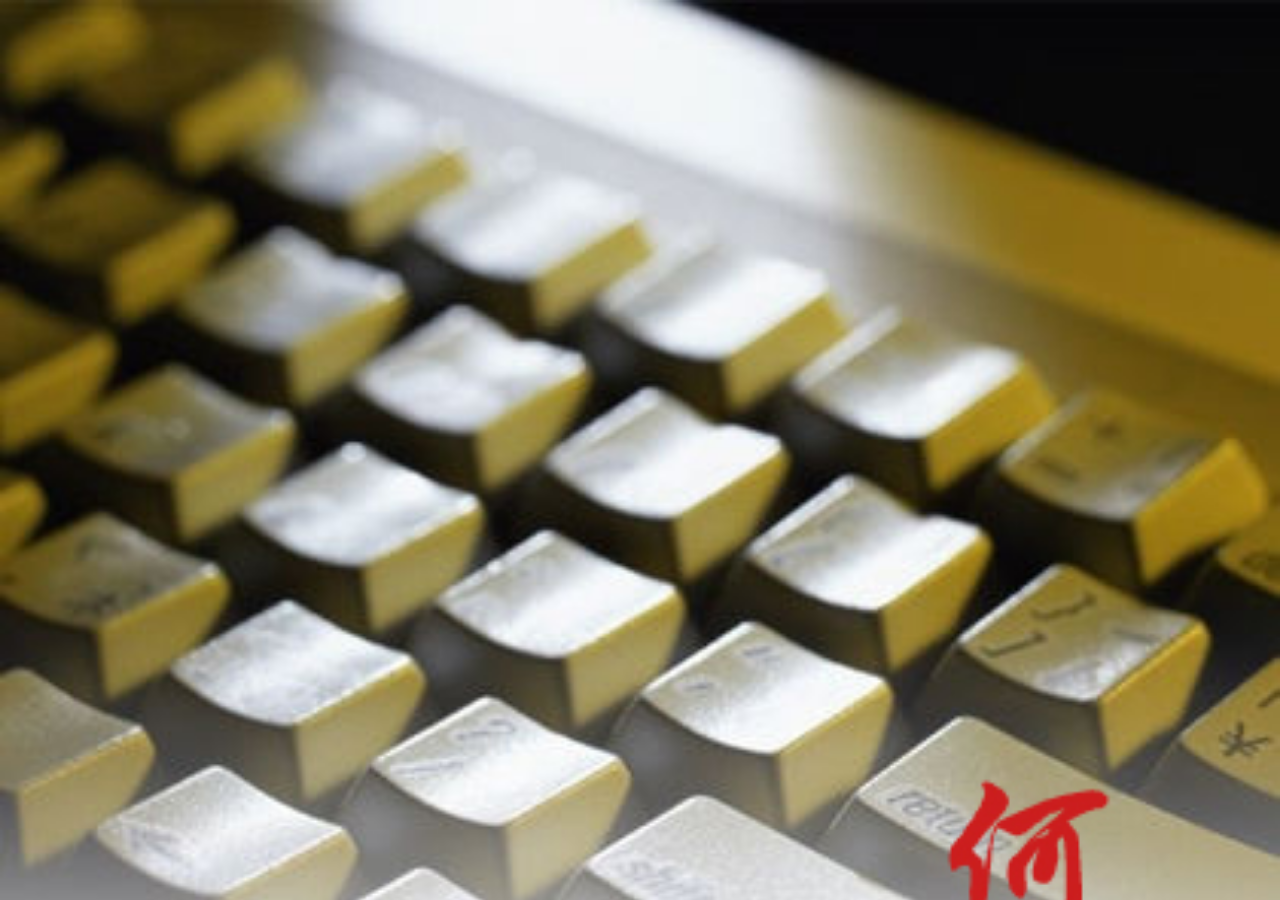
<file: heshiyu/index.html>
<!DOCTYPE html>
<html>
<head>
    <meta charset="UTF-8">
    <meta name="viewport"
          content="width=device-width, user-scalable=no, initial-scale=1.0, maximum-scale=1.0, minimum-scale=1.0">
    <meta name="format-detection" content="telephone=no"/>
    <meta name="apple-mobile-web-app-capable" content="yes"/>
    <meta name="apple-mobile-web-app-status-bar-style" content="black">
    <title>何诗雨的个人简历</title>
    <!--导入需要的CSS-->
    <link charset="utf-8" type="text/css" rel="stylesheet" href="css/reset.min.css"/>
    <link charset="utf-8" type="text/css" rel="stylesheet" href="css/swiper.min.css"/>
    <link charset="utf-8" type="text/css" rel="stylesheet" href="css/animate.css"/>
    <link charset="utf-8" type="text/css" rel="stylesheet" href="css/index.css"/>
</head>
<body>

<div class="swiper-container">
    <div class="swiper-wrapper">
        <!--page1-->
        <div class="swiper-slide page1" trueId="page1">
            <div>
                <h1>个 人 简 历</h1>
            </div>
            <div class="logo"></div>
            <div>
                <img src="img/sc_girl3.png" alt="">
            </div>
        </div>

        <!--page2-->
        <div class="swiper-slide page2" trueId="page2">
            <div class="photo1">
                <img src="img/sc_girl4.png" alt="">

                <p class="lable1">基本信息</p>
            </div>
            <div class="photo2">
                <p class="lable2">学历:本科</p>

                <p class="lable3">专业:软件工程</p>

                <p class="lable4">毕业院校:河北大学</p>

                <p class="lable5">爱好:吉他，美食，书籍</p>
            </div>
        </div>

        <!--page3-->
        <div class="swiper-slide page3" trueId="page3">
            <div class="title">
                <p class="title1">我就是我</p>

                <p class="title2">是颜色不一样的烟火</p>
            </div>
            <ul class="left">
                <li class="fir_left">活泼开朗， 适应力强， 能很快融入团队</li>
                <li class="two_left">会日语，英语</li>
                <li class="thr_left">最最重要的是，对前端很感兴趣</li>
            </ul>
            <ul class="right">
                <li class="fir_right">勤奋好学，踏实肯干，认真负责</li>
                <li class="two_right">会Java，C#</li>
                <li class="thr_right">会基本的技能-原生JS</li>
            </ul>
        </div>

        <!--page4-->
        <div class="swiper-slide page4" trueId="page4">
            <h2>专业技能</h2>

            <div class="picture"></div>

            <ul class="rank2 Rank">
                <li class="light2 light">
                    <img src="img/page5.3ligsrc.src" alt=""/>
                    <img class="hasLi2 hasLi" src="img/hasLi.src" alt=""/>

                    <p class="Show1_textS2">Node.js</p>
                </li>
                <li class="block2 block">
                    <img class="normal1" src="img/block.src" alt=""/>
                    <img class="normal2" src="img/block.src" alt=""/>
                    <img class="normal3" src="img/block.src" alt=""/>
                    <img class="normal4" src="img/block.src" alt=""/>
                    <img class="normal5" src="img/block.src" alt=""/>
                    <img class="normal6" src="img/block.src" alt=""/>
                    <img class="normal7" src="img/block.src" alt=""/>
                    <img class="normal8" src="img/block.src" alt=""/>
                    <img class="normal9" src="img/block.src" alt=""/>
                    <img src="img/block.src" alt=""/>
                </li>
                <li class="block2 block spec">
                    <img class="specialShow1" src="img/page5.33.src" alt=""/>
                    <img class="specialShow2" src="img/page5.33.src" alt=""/>
                    <img class="specialShow3" src="img/page5.33.src" alt=""/>
                    <img class="specialShow4" src="img/page5.33.src" alt=""/>
                    <img class="specialShow5" src="img/page5.33.src" alt=""/>
                    <img class="specialShow6" src="img/page5.33.src" alt=""/>
                    <img class="specialShow7" src="img/page5.33.src" alt=""/>
                    <img class="specialShow8" src="img/page5.33.src" alt=""/>
                    <img class="specialShow9" src="img/page5.33.src" alt=""/>
                </li>
            </ul>
            <ul class="rank3 Rank">
                <li class="light3 light">
                    <img src="img/page5.3ligsrc.src" alt=""/>
                    <img class="hasLi3 hasLi" src="img/hasLi.src" alt=""/>

                    <p class="Show1_textS3">原生JS</p>
                </li>
                <li class="block3 block">
                    <img class="normal1" src="img/block.src" alt=""/>
                    <img class="normal2" src="img/block.src" alt=""/>
                    <img class="normal3" src="img/block.src" alt=""/>
                    <img class="normal4" src="img/block.src" alt=""/>
                    <img class="normal5" src="img/block.src" alt=""/>
                    <img class="normal6" src="img/block.src" alt=""/>
                    <img class="normal7" src="img/block.src" alt=""/>
                    <img class="normal8" src="img/block.src" alt=""/>
                    <img src="img/block.src" alt=""/>
                    <img src="img/block.src" alt=""/>
                </li>
                <li class="block3 block spec">

                    <img class="specialShow1" src="img/page5.33.src" alt=""/>
                    <img class="specialShow2" src="img/page5.33.src" alt=""/>
                    <img class="specialShow3" src="img/page5.33.src" alt=""/>
                    <img class="specialShow4" src="img/page5.33.src" alt=""/>
                    <img class="specialShow5" src="img/page5.33.src" alt=""/>
                    <img class="specialShow6" src="img/page5.33.src" alt=""/>
                    <img class="specialShow7" src="img/page5.33.src" alt=""/>
                    <img class="specialShow8" src="img/page5.33.src" alt=""/>
                </li>
            </ul>
            <ul class="rank4 Rank">
                <li class="light4 light">
                    <img src="img/page5.3ligsrc.src" alt=""/>
                    <img class="hasLi4 hasLi" src="img/hasLi.src" alt=""/>

                    <p class="Show1_textS4">APP开发</p>
                </li>
                <li class="block4 block">
                    <img class="normal1" src="img/block.src" alt=""/>
                    <img class="normal2" src="img/block.src" alt=""/>
                    <img class="normal3" src="img/block.src" alt=""/>
                    <img class="normal4" src="img/block.src" alt=""/>
                    <img class="normal5" src="img/block.src" alt=""/>
                    <img class="normal6" src="img/block.src" alt=""/>
                    <img class="normal7" src="img/block.src" alt=""/>
                    <img class="normal8" src="img/block.src" alt=""/>
                    <img src="img/block.src" alt=""/>
                    <img src="img/block.src" alt=""/>
                </li>
                <li class="block4 block spec">

                    <img class="specialShow1" src="img/page5.33.src" alt=""/>
                    <img class="specialShow2" src="img/page5.33.src" alt=""/>
                    <img class="specialShow3" src="img/page5.33.src" alt=""/>
                    <img class="specialShow4" src="img/page5.33.src" alt=""/>
                    <img class="specialShow5" src="img/page5.33.src" alt=""/>
                    <img class="specialShow6" src="img/page5.33.src" alt=""/>
                    <img class="specialShow7" src="img/page5.33.src" alt=""/>
                    <img class="specialShow8" src="img/page5.33.src" alt=""/>
                </li>
            </ul>
        </div>

        <!--page5-->
        <div class="swiper-slide page5" trueId="page5">
            <p class="tip">联系方式</p>
            <img src="img/sc_wx.png" alt="">

            <div class="adr1">tel:15930290893</div>
            <div class="adr2">E-mail:1677874689@qq.com</div>
        </div>
    </div>
</div>


<section class="audio">
    <audio class="audioMp3" src="audio/music.mp3" loop preload="none"/>
</section>

<!--导入需要的JS-->
<script src="js/zepto.min.js"></script>
<script src="js/swiper.min.js"></script>
<script src="js/makisu.min.js"></script>
<script src="js/fastClick.js"></script>
<script src="js/index.js"></script>
<script type="text/javascript">
    FastClick.attach(document.body);
</script>
</body>
</html>
</file>
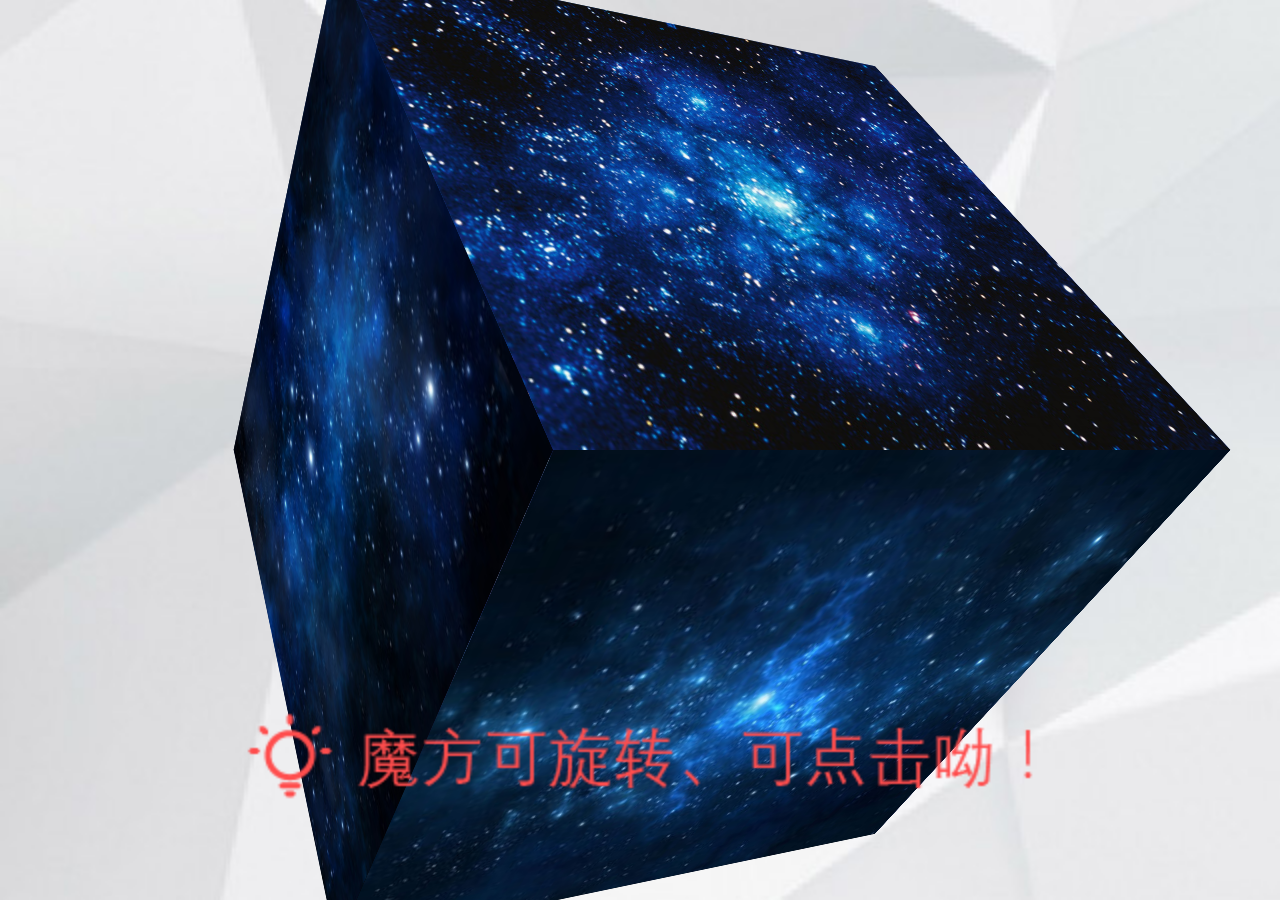
<file: liumengyan/index.html>
<!DOCTYPE html>
<html>
<head>
    <meta charset="UTF-8">
    <meta name="viewport"
          content="width=device-width, user-scalable=no, initial-scale=1.0, maximum-scale=1.0, minimum-scale=1.0">
    <title>刘孟彦的个人简历</title>
    <!--import needed css-->
    <link rel="stylesheet" href="css/reset.min.css">
    <link rel="stylesheet" href="css/swiper.min.css">
    <link rel="stylesheet" href="css/animateMyself.css">
    <link rel="stylesheet" href="css/index.css">

    <!--Compute REM-->
    <script>
        document.documentElement.style.fontSize = document.documentElement.clientWidth / 640 * 100 + 'px';
    </script>
</head>
<body>
<!--CUBE-->
<section class="hbu_cube">
    <div class="cube_bigtip">
        <h1>让我们一起去体验宇宙的奥秘吧！</h1>
    </div>
    <div class="cube_box">
        <img src="img/1.jpg" alt="">
        <img src="img/2.jpg" alt="">
        <img src="img/8.jpg" alt="">
        <img src="img/4.jpg" alt="">
        <img src="img/5.jpg" alt="">
        <img src="img/9.jpg" alt="">
    </div>
    <div class="cube_tip"></div>
</section>

<!--SWIPER-->
<section class="hbu_swiper" style="display: none;">
    <div class="hbu_return"></div>
    <!--滑屏区域-->
    <div class="swiper-container">
        <div class="swiper-wrapper">
            <!--PAGE1-->
            <div class="swiper-slide page1">
                <dl id="makisuBox">
                    <dt>个人简介</dt>
                    <img src="img/wo.PNG" alt="">
                    <dd>
                        <a href="">姓名：刘孟彦</a>
                    </dd>
                    <dd>
                        <a href="">性别：女 </a>
                    </dd>
                    <dd>
                        <a href="">身高：168cm</a>
                    </dd>
                    <dd>
                        <a href="">籍贯：河北省秦皇岛市</a>
                    </dd>
                    <dd>
                        <a href="">出生年月：1997年01月</a>
                    </dd>
                    <dd>
                        <a href="">民族：汉族</a>
                    </dd>
                    <dd>
                        <a href="">政治面貌：共青团员</a>
                    </dd>
                    <dd>
                        <a href="">学历：本科</a>
                    </dd>
                    <dd>
                        <a href="">学校：河北大学工商学院</a>
                    </dd>
                    <dd>
                        <a href="">专业：网络工程</a>
                    </dd>
                    <dd>
                        <a href="">毕业时间：2018年6月18日</a>
                    </dd>

                </dl>
            </div>
            <!--PAGE2-->
            <div class="swiper-slide page2">
                <h2>我美丽的校园以及我的家乡</h2>

                <div class="familyimg">
                    <img src="img/枫叶林.jpg" alt="">
                    <img src="img/wuli高大尚的图书馆.jpg" alt="">
                    <img src="img/美丽的鸭子湖.jpg" alt="">
                    <img src="img/鸽子窝的日出u.jpg" alt="">
                    <img src="img/美丽的海滩.jpg" alt="">
                    <img src="img/天下第一关.jpg" alt="">
                </div>

            </div>
            <!--PAGE3-->
            <div class="swiper-slide page3">
                <h2>了解的课程</h2>

                <div class="imgBox">
                    <img src="img/zf_course.png" alt="">
                    <img src="img/zf_course1.png" alt="">
                    <img src="img/zf_course4.png" alt="">
                    <img src="img/c.png" alt="">
                    <img src="img/c++.png" alt="">
                    <img src="img/安卓.jpg" alt="">
                    <img src="img/java.jpg" alt="">
                </div>
            </div>
            <!--PAGE4-->
            <div class="swiper-slide page4">
                <h2>求职意向</h2>

                <h3>1、前端设计师</h3>
                <h4>2、程序员</h4>
                <h5>3、IT工程师</h5>

            </div>

            <!--PAGE5-->
            <div class="swiper-slide page5">
                <h1>选我请call我吧</h1>

                <h2>QQ:1972983202</h2>

                <h3>Teb:18731209932</h3>


            </div>
            <!--PAGE6-->
            <div class="swiper-slide page6">
                <h1>感谢您的观看</h1>

            </div>

        </div>
    </div>
</section>

<!--import needed js-->
<script src="js/zepto.min.js"></script>
<script src="js/swiper.min.js"></script>
<script src="js/makisu.min.js"></script>
<script src="js/index.js"></script>
</body>
</html>
</file>
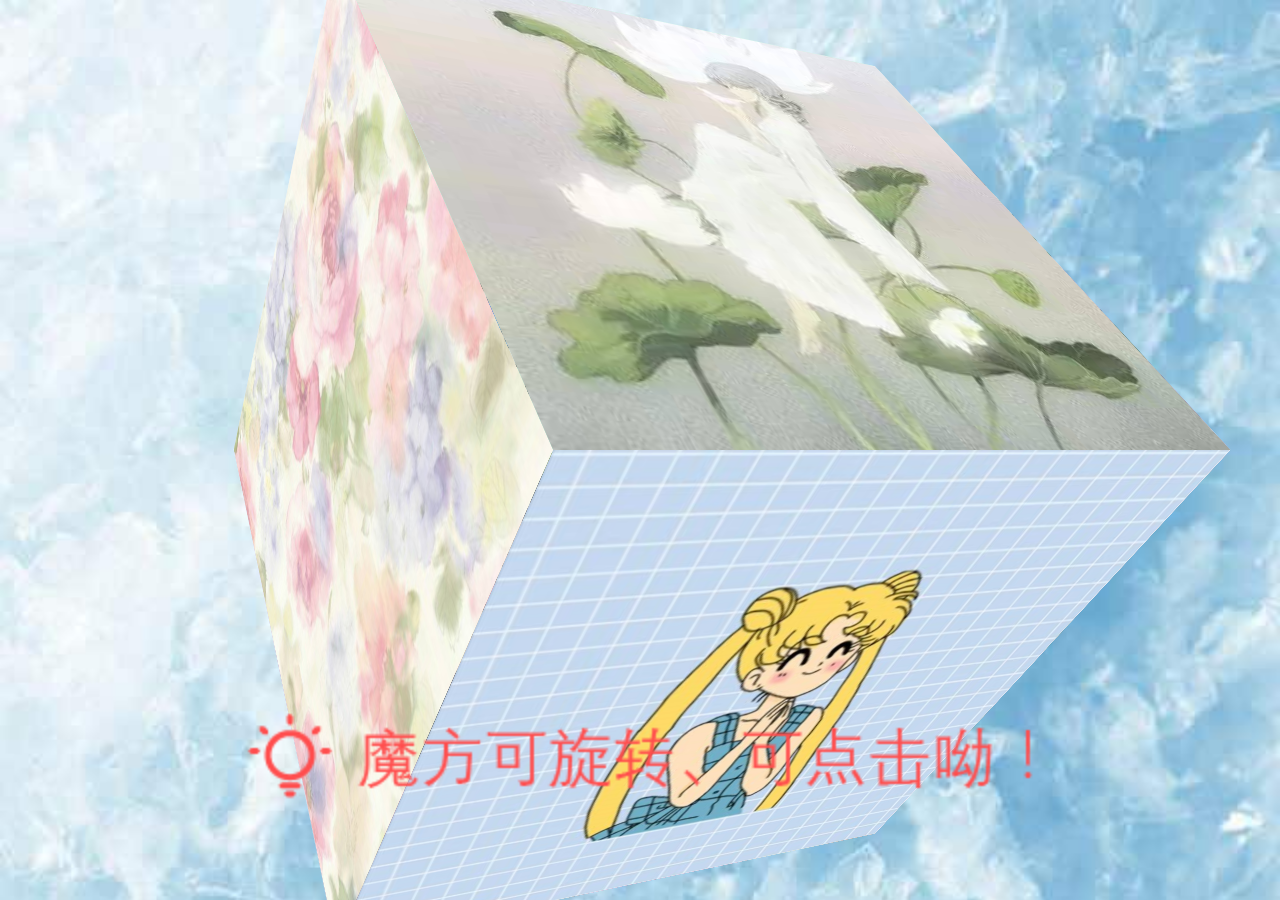
<file: pengxuran/index.html>
<!DOCTYPE html>
<html>
<head>
    <meta charset="UTF-8">
    <meta name="viewport"
          content="width=device-width, user-scalable=no, initial-scale=1.0, maximum-scale=1.0, minimum-scale=1.0">
    <title>彭旭冉个人简历</title>
    <!--import needed css-->
    <link rel="stylesheet" href="css/reset.min.css">
    <link rel="stylesheet" href="css/swiper.min.css">
    <link rel="stylesheet" href="css/animateMyself.css">
    <link rel="stylesheet" href="css/index.css">

    <!--Compute REM-->
    <script>
        document.documentElement.style.fontSize = document.documentElement.clientWidth / 640 * 100 + 'px';
    </script>
</head>
<body>
<section>

</section>
<!--CUBE-->
<section class="hbu_cube">
    <div class="cube_box">
        <img src="img/pxr_1.jpeg" alt="">
        <img src="img/pxr_2%20.png " alt="">
        <img src="img/pxr_3%20.png" alt="">
        <img src="img/pxr_4%20.png" alt="">
        <img src="img/pxr_5.png" alt="">
        <img src="img/pxr_6.png" alt="">
    </div>
    <div class="cube_tip"></div>
</section>

<!--SWIPER-->
<section class="hbu_swiper" style="display: none;">
    <div class="hbu_return"></div>
    <!--滑屏区域-->
    <div class="swiper-container">
        <div class="swiper-wrapper">
            <!--PAGE1-->
            <div class="swiper-slide page1">
                <dl id="makisuBox">
                    <dt>人生格言</dt>
                    <dd>
                        <a href="">要得到你必须要付出</a>
                    </dd>
                    <dd>
                        <a href="">要付出你还要学会坚持</a>
                    </dd>
                    <dd>
                        <a href="">如果你真的觉得很难</a>
                    </dd>
                    <dd>
                        <a href="">那你就放弃</a>
                    </dd>
                    <dd>
                        <a href="">但你放弃了就不要抱怨</a>
                    </dd>
                    <dd>
                        <a href="">我觉得人生就是这样的</a>
                    </dd>
                    <dd>
                        <a href="">世界真的是公平的</a>
                    </dd>
                    <dd>
                        <a href="">每个人都是通过自己的努力</a>
                    </dd>
                    <dd>
                        <a href="">去决定生活的样子！</a>
                    </dd>
                    <dd>
                        <a href="">________________________</a>
                    </dd>
                    <dd>
                        <a href=""><br/></a>
                    </dd>
                </dl>
            </div>
            <!--PAGE2-->
            <div class="swiper-slide page2">
                <h2>About Me</h2>
                <ul class="teacherItem">
                    <li>
                        <img src="img/pxr.jpg" alt="">

                        <p>彭旭冉</p>

                        <p> 年龄：20岁</p>
                    </li>
                    <li>
                        <img src="img/pxr_3.png" alt="">

                        <p>学历</p>

                        <p>本科</p>
                    </li>
                    <li>
                        <img src="img/pxr_jiguan1.png" alt="">

                        <p>籍贯</p>

                        <p>河北·石家庄</p>
                    </li>
                    <li>
                        <img src="img/pxr_jiguan.png" alt="">

                        <p>在读院校</p>

                        <p>河北大学<br/>工商学院</p>
                    </li>
                    <li>
                        <img src="img/pxr_xingge.png" alt="">

                        <p>性格</p>

                        <p>活泼开朗<br/>待人友好</p>
                    </li>
                    <li>
                        <img src="img/pxr_aihao.png" alt="">

                        <p>爱好</p>

                        <p>购物·运动<br/>美食·音乐</p>
                    </li>
                </ul>
            </div>
            <!--PAGE3-->
            <div class="swiper-slide page3">
                <h2>求职意向</h2>

                <div class="imgBox">
                    <!--<img src="img/zf_course.png" alt="">-->
                    <img src="img/pxr_hua.png" alt="">
                    <img src="img/pxr_1.png" alt="">
                    <img src="img/pxr_2.png" alt="">
                    <img src="img/pxr_3.png" alt="">
                </div>
                <h3>前端工程师</h3>
            </div>

            <!--PAGE4-->
            <div class="swiper-slide page4">
                <p>
                    掌握html+css布局<br/>
                    以及响应式开发布局
                </p>
                <p>
                    能够简单运用JavaScript<br/>
                    解决问题
                </p>
                <h2>掌握技能</h2>
            </div>
            <!--PAGE5-->
            <div class="swiper-slide page5">
                <div class="swiper-slide page5">
                    <img src="img/pxr_style1.png"/>
                    <img src="img/pxr_style2.png"/>
                    <img src="img/pxr_style3.png"/>

                    <div class="tip">
                        <span></span>
                    </div>
                </div>
        </div>
        <!--PAGE6-->
        <div class="swiper-slide page6">
            <h2>
                <span>期待你的来电</span>
                <span>concat me</span>
            </h2>
            <ul class="concat">
                <li>
                    <div class="imgcon"></div>
                    <div class="textCon">
                        <span>TEL:</span>18331071596<br/>
                        <span>QQ:</span>240188242
                    </div>
                </li>
                <li>
                    <div class="imgcon"></div>
                    <div class="textCon">
                        <span>微信:</span><br/>
                        微信号：pxr0208 同步手机号
                    </div>
                </li>
            </ul>
            <h3>
                <span>Thank you!</span>
            </h3>
            </div>
            <!--<img src="img/zf_concatInfo.png"/>-->
        </div>
    </div>
    </div>
</section>

<!--import needed js-->
<script src="js/zepto.min.js"></script>
<script src="js/swiper.min.js"></script>
<script src="js/makisu.min.js"></script>
<script src="js/index.js"></script>
</body>
</html>
</file>
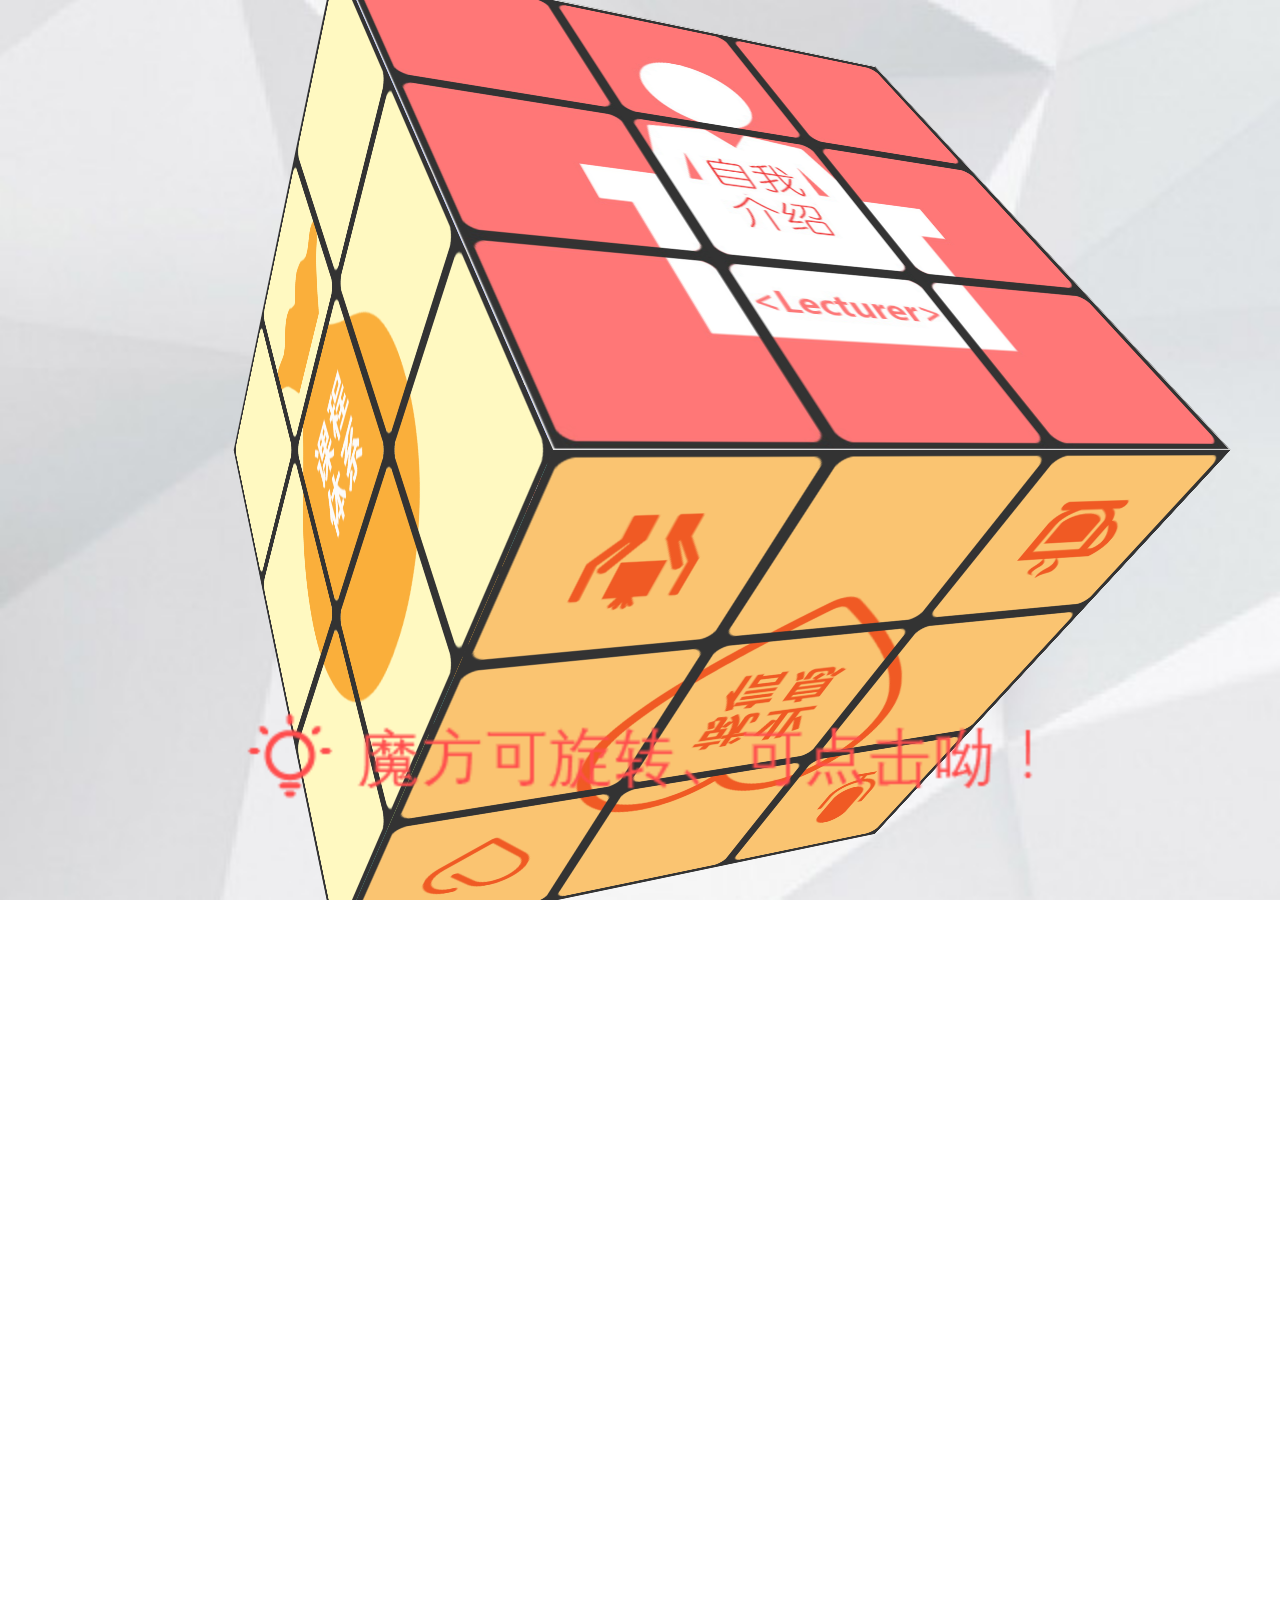
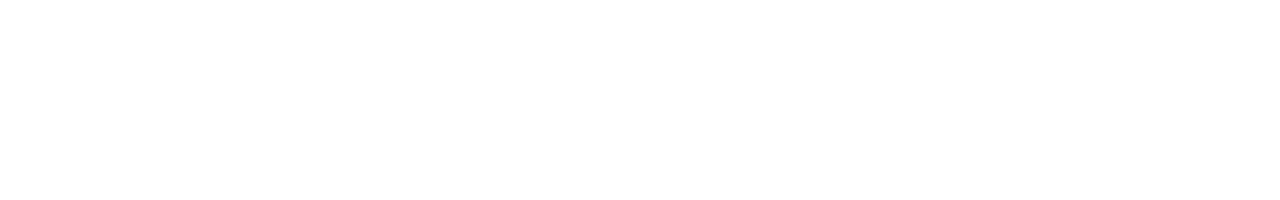
<file: wangjinjing/index.html>
<!DOCTYPE html>
<html>
<head>
    <meta charset="UTF-8">
    <meta name="viewport"
          content="width=device-width, user-scalable=no, initial-scale=1.0, maximum-scale=1.0, minimum-scale=1.0">
    <title>珠峰培训</title>
    <!--import needed css-->
    <link rel="stylesheet" href="css/reset.min.css">
    <link rel="stylesheet" href="css/swiper.min.css">
    <link rel="stylesheet" href="css/animateMyself.css">
    <link rel="stylesheet" href="css/index.css">

    <!--Compute REM-->
    <script>
        document.documentElement.style.fontSize = document.documentElement.clientWidth / 640 * 100 + 'px';
    </script>
</head>
<body>
<!--CUBE-->
<section class="hbu_cube">
    <div class="cube_box">
        <img src="img/w1.jpg" alt="">
        <img src="img/zf_cube1.png" alt="">
        <img src="img/zf_cube5.png" alt="">
        <img src="img/zf_cube3.png" alt="">
        <img src="img/w11.jpg" alt="">
        <img src="img/zf_cube4.png" alt="">
    </div>
    <div class="cube_tip"></div>
</section>

<!--SWIPER-->
<section class="hbu_swiper" >
    <div class="hbu_return"></div>
    <!--滑屏区域-->
    <div class="swiper-container">
        <div class="swiper-wrapper">
            <!--PAGE1-->
            <div class="swiper-slide page1">
                <dl id="makisuBox">
                    <dt>专业技能</dt>
                    <dd>
                        <em>01</em>
                        <a href="">HTML+CSS实战开发</a>
                    </dd>
                    <dd>
                        <em>02</em>
                        <a href="">数据库的简单应用</a>
                    </dd>
                    <dd>
                        <em>03</em>
                        <a href="">xml</a>
                    </dd>
                    <dd>
                        <em>04</em>
                        <a href="">最好化妆品ps</a>
                    </dd>
                    <dd>
                        <em>05</em>
                        <a href="">办公软件的熟练掌握</a>
                    </dd>
                    <dd>
                        <em>06</em>
                        <a href="">计算机网络的应用</a>
                    </dd>
                    <dd>
                        <em>07</em>
                        <a href="">原生js</a>
                    </dd>
                    <dd>
                        <em>08</em>
                        <a href="">微信后台管理</a>
                    </dd>

                </dl>
            </div>
            <!--PAGE2-->
            <div class="swiper-slide page2">
                <h2>课程学习</h2>

                <div class="imgBox">
                    <img src="img/zf_course.png" alt="">
                    <img src="img/date.jpg" alt="">
                    <img src="img/java.jpg" alt="">
                    <img src="img/ps.jpg" alt="">
                    <img src="img/xml.jpg" alt="">
                    <img src="img/office.jpg" alt="">
                    <img src="img/zf_course4.png" alt="">
                </div>
            </div>
            <!--PAGE3-->
            <!--<div class="swiper-slide page3">-->
            <div class="swiper-slide page3" >
                <div class="white_back">
                    <h2 class="basic-h2">基本信息</h2>
                    <ul class="basic_ul">
                        <li>
                                <span>姓名：</span>
                                <span>王金敬</span>
                        </li>
                        <li>
                                <span>民族：</span>
                                <span>汉</span>
                        </li>
                        <li>
                                <span>籍贯：</span>
                                <span>河北省雕刻之乡</span>
                        </li>
                        <li>
                                <span>年龄：</span>
                                <span>24</span>
                        </li>
                        <li>
                                <span>学历：</span>
                                <span>本科</span>
                        </li>
                        <li>
                                <span>政治面貌：</span>
                                <span>团员</span>
                        </li>
                        <li>
                                <span>毕业院校：</span>
                                <span>河北大学工商学院</span>
                            </li>
                        <li>
                                <span>爱好：</span>
                                <span>旅游、阅读、看剧</span>
                        </li>
                        </ul>
                    <div class="me"></div>

                </div>
            </div>
            <!--PAGE4-->
            <div class="swiper-slide page4">
                <h2 class="content">联系方式</h2>
                <div class="callme">
                    <img src="img/call.jpg"  alt="">
                </div>
                <ul class="info">
                    <li class="phone">Phone:15930758098</li>
                    <li class="QQ">QQ:1103349969</li>

                </ul>

            </div>
            <!--PAGE5-->
            <div class="swiper-slide page5">
                <h2 class="title">校园风采</h2>
                <img src="img/show.jpg" alt="">
                <img src="img/show1.jpg" alt="">
            </div>
            <!--PAGE6-->
            <div class="swiper-slide page6">
                <h2 class="view">谢谢观赏</h2>
            </div>
        </div>
    </div>
</section>


<!--import needed js-->
<script src="js/zepto.min.js"></script>
<script src="js/swiper.min.js"></script>
<script src="js/makisu.min.js"></script>
<script src="js/index.js"></script>
</body>
</html>
</file>
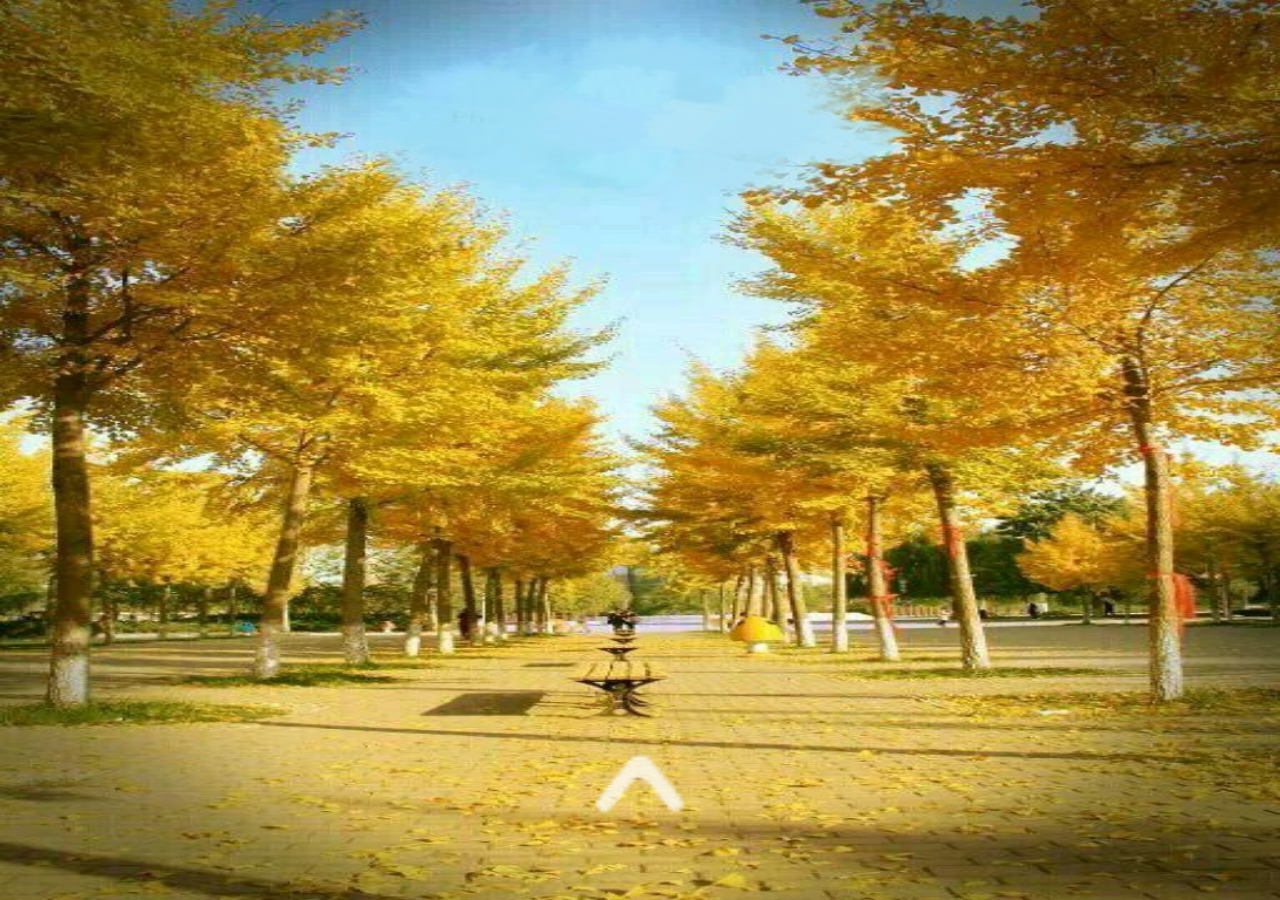
<file: yangmiaomiao/index.html>
<!DOCTYPE html>
<html lang="en">
<head>
    <meta charset="UTF-8">
    <meta name="viewport"
          content="width=device-width, user-scalable=no, initial-scale=1.0, maximum-scale=1.0, minimum-scale=1.0"/>
    <meta name="format-detection" content="telephone=no"/>
    <meta name="apple-mobile-web-app-capable" content="yes"/>
    <meta name="apple-mobile-web-app-status-bar-style" content="black">
    <title>杨苗苗的个人简历</title>
    <link charset="UTF-8" rel="stylesheet" href="css/swiper.min.css">
    <link charset="UTF-8" rel="stylesheet" href="css/index.css">
</head>
<body>
<section class="swiper-container">
    <div class="swiper-wrapper">
        <div class="swiper-slide pageFir" trueId="page1">
            <div class="resume">
                <span>PERSONAL RESUME</span>
                <span>个人简历</span>
            </div>
            <div class="logo"></div>
            <h3 class="job_direction">求职前端工程师</h3>

            <div class="title">
                <p>我&nbsp;&nbsp;心怀梦想&nbsp; 不放弃</p>
            </div>
            <div class="know_more">
                <span class="left"></span>

                <p>进一步了解</p>
                <span class="right"></span>
            </div>
        </div>
        <div class="swiper-slide pageTwo" trueId="page2">
            <div class="white_back">
                <h2 class="basic">基本信息</h2>
                <ul class="basic_ul">
                    <li>
                        <span>姓名：</span>
                        <span>杨苗苗</span>
                    </li>
                    <li>
                        <span>性别：</span>
                        <span>女</span>
                    </li>
                    <li>
                        <span>民族：</span>
                        <span>汉</span>
                    </li>
                    <li>
                        <span>籍贯：</span>
                        <span>河北省邯郸市</span>
                    </li>
                    <li>
                        <span>学历：</span>
                        <span>本科</span>
                    </li>
                    <li>
                        <span>毕业院校：</span>
                        <span>河北大学</span>
                    </li>
                    <li>
                        <span>爱好：</span>
                        <span>旅游、运动</span>
                    </li>
                </ul>
                <div class="mySelf"></div>
            </div>
        </div>
        <div class="swiper-slide pageThr" trueId="page3">
            <h2 class="skills">专业技能</h2>
            <ul>
                <li class="skill_list ">
                    <div class="child_left skill_list1"><img src="img/skill1.png"/></div>
                    <p class="child_right1">原生移动App开发</p>
                </li>
                <li class="skill_list ">
                    <div class="child_left skill_list3"><img src="img/skill3.png"/></div>
                    <p class="child_right3">HTML5+CSS3应用</p>
                </li>
            </ul>
        </div>
        <div class="swiper-slide pageFor" trueId="page4">
            <h2 class="experience">学习及工作经历经历</h2>

            <div class="midPar">
                <div class="mid">
                    <div class="fir"></div>
                    <div class="two"></div>
                </div>
            </div>
            <ul class="left">
                <li class="fir_left">2014年 软件创业中心</li>
                <li class="two_left">2015年至2016年 扬帆助学中心
                <li class="thr_left">2016年 珠峰培训中心</li>
            </ul>
            <ul class="right">
                <li class="fir_right">学习php</li>
                <li class="two_right">学生助理</li>
                <li class="thr_right">学习html5+css</li>
            </ul>
        </div>
        <div class="swiper-slide pageFiv" trueId="page5">
            <h2 class="contact">联系方式</h2>
            <ul class="info">
                <li class="phone">Phone:18233292630</li>
                <li class="QQ">QQ:yangmiaofighting</li>
            </ul>
        </div>
        <div class="swiper-slide pageSix" trueId="page6">
            <h2 class="see">感谢观看</h2>

            <h3 class="see1">THANK YOU</h3>
        </div>
    </div>
</section>
<section class="arrow"></section>
<section class="audio">
    <audio class="audioMp3" src="audioFile/Rihanna-Take%20a%20Bow.mp3" loop preload="none"/>
</section>


<script charset="UTF-8" type="text/javascript" src="js/swiper.min.js"></script>
<script charset="UTF-8" type="text/javascript" src="js/fastClick.js"></script>
<script charset="UTF-8" type="text/javascript" src="js/index.js"></script>
<script type="text/javascript">
    FastClick.attach(document.body);
</script>
</body>
</html>
</file>
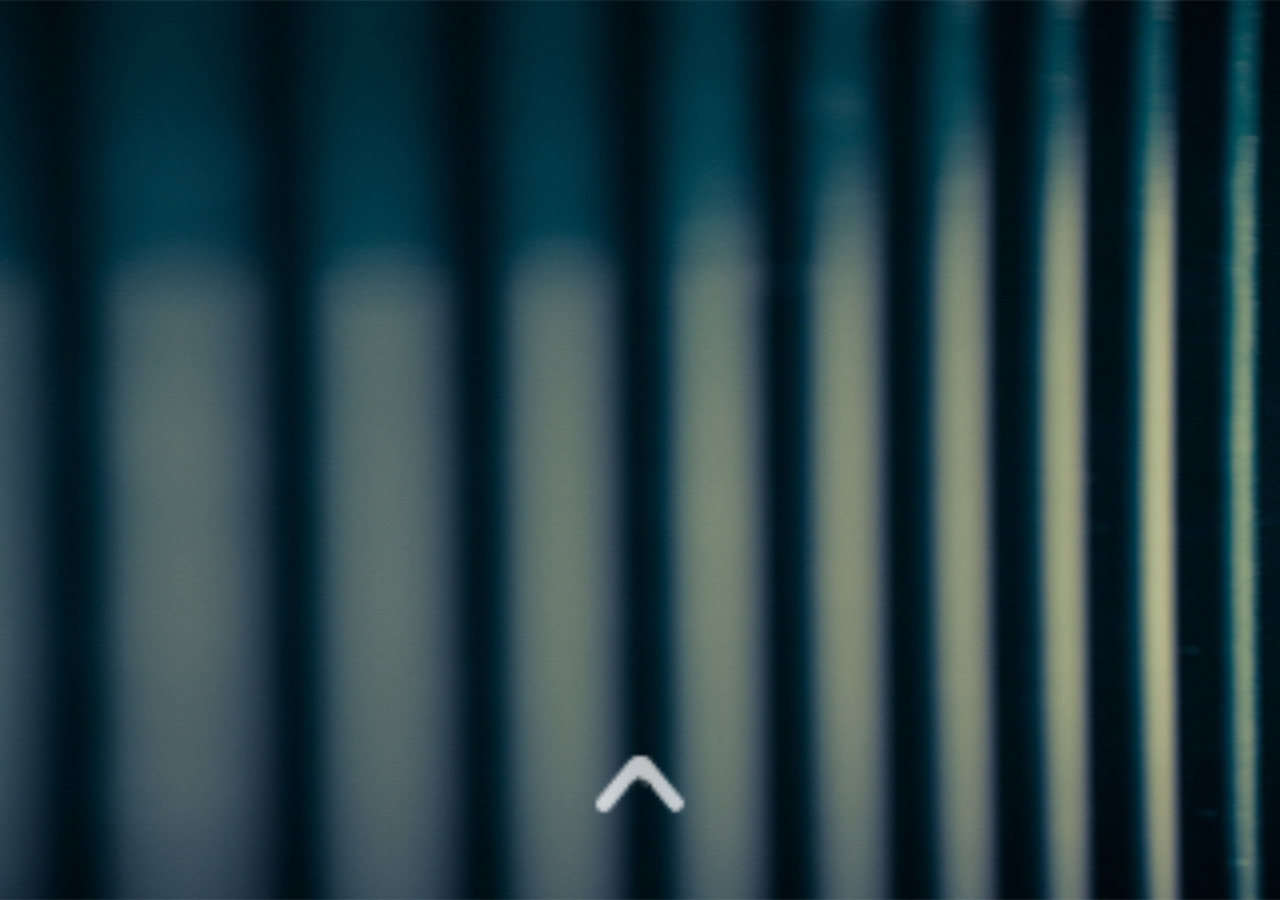
<file: yanmeichao/index.html>
<!DOCTYPE html>
<html lang="en">
<head>
    <meta charset="UTF-8">
    <meta name="viewport"
          content="width=device-width, user-scalable=no, initial-scale=1.0, maximum-scale=1.0, minimum-scale=1.0"/>
    <meta name="format-detection" content="telephone=no"/>
    <meta name="apple-mobile-web-app-capable" content="yes"/>
    <meta name="apple-mobile-web-app-status-bar-style" content="black">
    <title>闫美超的个人简历</title>
    <link charset="UTF-8" rel="stylesheet" href="css/swiper.min.css">
    <link charset="UTF-8" rel="stylesheet" href="css/index.css">
</head>
<body>
<section class="swiper-container">
    <div class="swiper-wrapper">
        <div class="swiper-slide pageFir" trueId="page1">
            <div class="resume">
                <span>PERSONAL RESUME</span>
                <span>闫美超个人简历</span>
            </div>
            <div class="logo"></div>
            <h3 class="job_direction">求职前端工程师</h3>

            <div class="title">
                <p>我&nbsp;&nbsp;乐观积极&nbsp; 有态度</p>
            </div>
            <div class="know_more">
                <span class="left"></span>

                <p>进一步了解</p>
                <span class="right"></span>
            </div>
        </div>
        <div class="swiper-slide pageTwo" trueId="page2">
            <div class="white_back">
                <h2 class="basic">基本信息</h2>
                <ul class="basic_ul">
                    <li>
                        <span>姓名：</span>
                        <span>闫美超</span>
                    </li>
                    <li>
                        <span>民族：</span>
                        <span>汉</span>
                    </li>

                    <li>
                        <span>年龄：</span>
                        <span>22</span>
                    </li>
                    <li>
                        <span>学历：</span>
                        <span>本科</span>
                    </li>
                    <li>
                        <span>籍贯：</span>
                        <span>河北承德</span>
                    </li>
                    <li>
                        <span>政治面貌：</span>
                        <span>共青团员</span>
                    </li>
                    <li>
                        <span>在读院校：</span>
                        <span>河北大学工商学院</span>
                    </li>
                    <li>
                        <span>爱好：</span>
                        <span>旅游、运动、美食</span>
                    </li>
                </ul>
                <div class="mySelf"></div>
            </div>
        </div>
        <div class="swiper-slide pageThr" trueId="page3">
            <h2 class="skills">专业技能</h2>
            <ul>
                <li class="skill_list ">


                </li>
                <li class="skill_list ">
                    <div class="child_left skill_list2"><img src="img/skill1.png"/></div>
                    <p class="child_right2">精通ps</p>
                </li>
                <li class="skill_list ">
                    <div class="child_left skill_list3"><img src="img/skill2.png"/></div>
                    <p class="child_right3">HTML+CSS</p>
                </li>
                <li class="skill_list ">
                    <div class="child_left skill_list4"><img src="img/skill3.png"/></div>
                    <p class="child_right4">HTML5+CSS3应用</p>
                </li>
                <li class="skill_list ">
                    <div class="child_left skill_list5"></div>
                    <p class="child_right5"></p>
                </li>
            </ul>
        </div>
        <div class="swiper-slide pageFor" trueId="page4">
            <h2 class="experience">学习及工作经历</h2>

            <div class="midPar">
                <div class="mid">
                    <div class="fir"></div>
                    <div class="two"></div>
                    <div class="thr"></div>
                    <div class="for"></div>
                </div>
            </div>
            <ul class="left">
                <li class="fir_left">2014.09-2018.06</li>
                <li class="two_left">2014.09-2018.06</li>
                <li class="thr_left">2014.12-2016.10</li>
                <li class="for_left">2016.03-2016.11</li>
            </ul>
            <ul class="right">
                <li class="fir_right">河北大学工商学院</li>
                <li class="two_right">攻读学士学位</li>
                <li class="thr_right">照相馆（兼职）</li>
                <li class="for_right">步入前端开发</li>
            </ul>
        </div>
        <div class="swiper-slide pageFiv" trueId="page5">
            <h2 class="contact">联系我</h2>

            <div class="weixin"><img src="img/weixin1.jpg"></div>
            <ul class="info">
                <li class="phone">Phone:15232250233</li>
                <li class="QQ">QQ:1466208769</li>
                <li class="weChat">WeChat:YMC15028983473
                    地址：河北省保定市北市区河北大学工商学院
                </li>

            </ul>
        </div>
        <div class="swiper-slide pageSix" trueId="page6">
            <h2 class="see">感谢观看</h2>

            <h3 class="see1">THANK YOU</h3>
        </div>
    </div>
</section>
<section class="arrow"></section>
<section class="audio">
    <audio class="audioMp3" src="audioFile/Rihanna-Take%20a%20Bow.mp3" loop preload="none"/>
</section>


<script charset="UTF-8" type="text/javascript" src="js/swiper.min.js"></script>
<script charset="UTF-8" type="text/javascript" src="js/fastClick.js"></script>
<script charset="UTF-8" type="text/javascript" src="js/index.js"></script>
<script type="text/javascript">
    FastClick.attach(document.body);
</script>
</body>
</html>
</file>
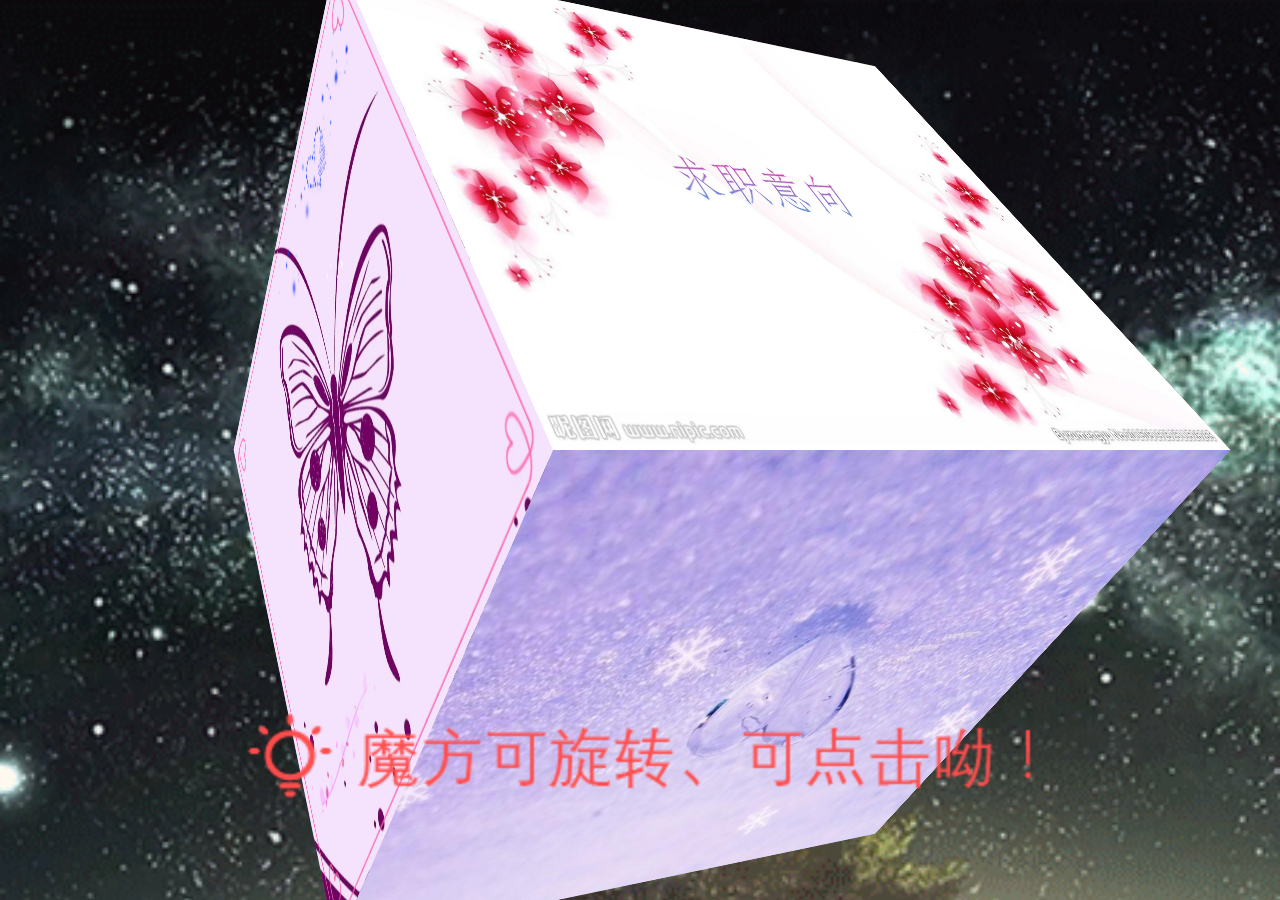
<file: yuya/index.html>
<!DOCTYPE html>
<html>
<head>
    <meta charset="UTF-8">
    <meta name="viewport"
          content="width=device-width, user-scalable=no, initial-scale=1.0, maximum-scale=1.0, minimum-scale=1.0">
    <title>于雅的个人简历</title>
    <!--import needed css-->
    <link rel="stylesheet" href="css/reset.min.css"type="text/css">
    <link rel="stylesheet" href="css/swiper.min.css"type="text/css">
    <link rel="stylesheet" href="css/animateMyself.css"type="text/css">
    <link rel="stylesheet" href="css/index.css"type="text/css">

    <!--Compute REM-->
    <script>
        document.documentElement.style.fontSize = document.documentElement.clientWidth / 640 * 100 + 'px';
    </script>
</head>
<body>
<!--CUBE-->

<section class="hbu_cube">
    <div class="cube_box">
        <img src="img/9.jpg" alt="">
        <img src="img/10.jpg" alt="">
        <img src="img/11.jpg" alt="">
        <img src="img/14.jpg" alt="">
        <img src="img/13.jpg" alt="">
        <img src="img/15.jpg" alt="">
    </div>
    <div class="cube_tip"></div>
</section>


<!--SWIPER-->
<section class="hbu_swiper" style="display: none;">
    <div class="hbu_return"></div>
    <!--滑屏区域-->
    <div class="swiper-container">
        <div class="swiper-wrapper">
            <!--PAGE1-->
            <div class="swiper-slide page1">
                <!--<dl id="makisuBox">-->
                    <h2>fighting!</h2>
                    <h3>个人资料</h3>
                    <ul class="teacherItem">
                        <li>
                            <p>姓名：于雅</p>
                        </li>
                        <li>
                            <p>性别：女</p>
                        </li>
                        <li>
                            <p>籍贯：河北省邢台市</p>
                        </li>
                        <li>
                            <p>学历：大学本科</p>
                        </li>
                        <li>
                            <p>毕业学校：河北大学工商学院</p>
                        </li>
                        <li>
                            <p>专业：计算机科学与技术专业</p>
                        </li>
                        <li>
                            <p>毕业时间：2018年6月</p>
                        </li>
                    </ul>
            </div>
            <!--PAGE2-->
            <div class="swiper-slide page2">
                <h2>认识并能简单运用</h2>

                <div class="imgBox">
                    <img src="img/zf_course.png" alt="">
                    <img src="img/zf_course1.png" alt="">
                    <img src="img/zf_course2.png" alt="">
                    <img src="img/zf_course3.png" alt="">
                    <img src="img/zf_course4.png" alt="">
                    <img src="img/zf_course5.png" alt="">
                    <img src="img/zf_course6.png" alt="">
                </div>
            </div>
            <!--PAGE3-->
            <div class="swiper-slide page3">
                <h2>作品展示</h2>
                <ul class="teacherItem">
                    <li>
                        <img src="img/zuopin.png" alt="">

                    </li>
                    <li>
                        <img src="img/zuopin1.png" alt="">


                    </li>

                </ul>
            </div>
            <!--PAGE4-->
            <div class="swiper-slide page4">
                <h2>作品展示</h2>
                <ul class="teacherItem">
                    <li>
                        <img src="img/zuopin2.png" alt="">
                    </li>
                    <li>
                        <img src="img/zuopin3.png" alt="">
                    </li>
                    </ul>
            </div>
            <!--PAGE5-->
            <div class="swiper-slide page5">
                <h2>求职意向</h2>

               <h3>1、前端设计师</h3>
                <h4>2、程序员</h4>
                <h5>3、IT工程师</h5>

            </div>
            <!--PAGE6-->
            <div class="swiper-slide page6">
                <!--<h2>个人资料</h2>
                <ul class="teacherItem">
                    <li>
                    <p>姓名：于雅</p>
                    </li>
                    <li>
                        <p>性别：女</p>
                    </li>
                    <li>
                        <p>籍贯：河北省邢台市</p>
                    </li>
                    <li>
                        <p>学历：大学本科</p>
                    </li>
                    <li>
                        <p>毕业学校：河北大学工商学院</p>
                    </li>
                    <li>
                        <p>专业：计算机科学与技术专业</p>
                    </li>
                    <li>
                        <p>毕业时间：2018年6月</p>
                    </li>
                </ul>-->
            </div>
        </div>
    </div>
    <autio scr="audio/bell.mp3" preload="none" loop id="listenMusic"></autio>
</section>

<!--import needed js-->
<script src="js/zepto.min.js"></script>
<script src="js/swiper.min.js"></script>
<script src="js/makisu.min.js"></script>
<script src="js/index.js"></script>
</body>
</html>
</file>
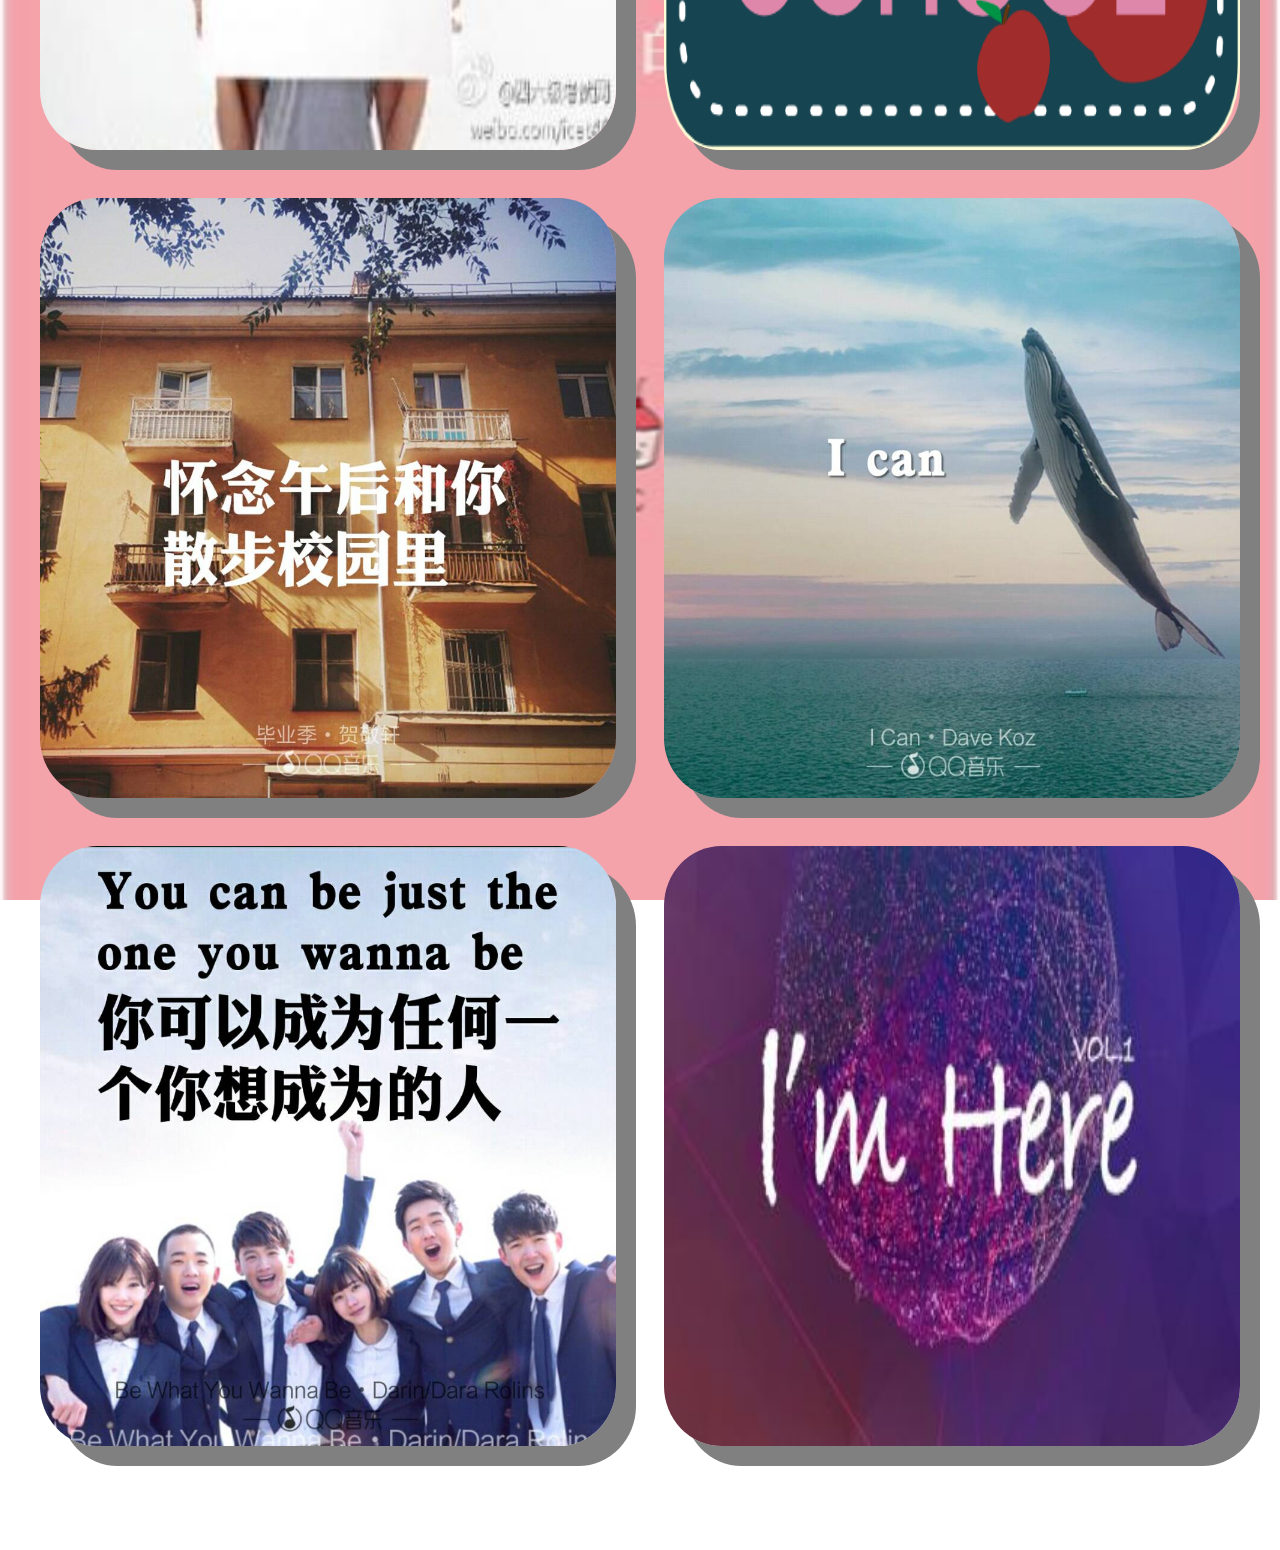
<file: zhaitieying/index.html>
<!DOCTYPE html>
<html>
<head>
    <meta charset="UTF-8">
    <meta name="viewport"
          content="width=device-width, user-scalable=no, initial-scale=1.0, maximum-scale=1.0, minimum-scale=1.0">
    <link rel="stylesheet" href="css/reset.min.css">
    <link rel="stylesheet" href="css/swiper.min.css">
    <link rel="stylesheet" href="css/animateMyself.css">
    <link rel="stylesheet" href="css/index.css">
    <script>
        document.documentElement.style.fontSize = document.documentElement.clientWidth / 640 * 100 + 'px';
    </script>
    <title>翟铁英的个人简介</title>
</head>
<body>
<section class="all">
    <div class="first">
        <div><img src="img/me.jpg" alt=""></div>
        <div><img src="img/school.png" alt=""></div>
        <div><img src="img/love_school.jpg" alt=""></div>
        <div><img src="img/i_canjpg.jpg" alt=""></div>
        <div><img src="img/job.jpg" alt=""></div>
        <div><img src="img/here.jpg" alt=""></div>
    </div>
</section>

<section class="hbu_swiper" style="display: none;">
    <div class="hbu_return"></div>
    <div class="swiper-container">
        <div class="swiper-wrapper">

            <div class="swiper-slide page1">
                <section class="page1_section">
                    <p>姓名：翟铁英</p>

                    <p>性别：男</p>

                    <p>年龄：19</p>

                    <p>简介：我现在是就读于河北大学工商学院的一名大二的大学生，专业是计算机科学与技术，掌握一些基础的C语言、c++，html5，css3方面的知识</p>
                    <figure>
                        <img src="img/c.jpg" alt="">
                    </figure>
                    <img src="img/c++.png" alt="">
                    <img src="img/html5.png" alt="">
                    <img src="img/css3.png" alt="">
                </section>
            </div>

            <div class="swiper-slide page2">
                <div class="p2_img"><img src="img/hbu.jpg" alt=""></div>
                <h2>我的校园简介</h2>

                <p>河北大学（Hebei
                    University），位于国家历史文化名城保定市，由河北省人民政府和中华人民共和国教育部、国家国防科技工业局分别共建，入选中国“中西部高校综合实力提升工程”、“卓越工程师教育培养计划”、“中西部高校基础能力建设工程”、首批“卓越法律人才教育培养计划”、“海外高层次人才引进计划”，为中国中部地区重点支持的五所大学之一、“中西部高校联盟”成员、中国政府奖学金来华留学生接收院校、全国高校首个延安精神教育基地，拥有研究生院和“推荐免试研究生”资格。</p>

                <p>
                    河北大学始建于1921年，初名天津工商大学；1933年，改名天津工商学院；1948年，更名为津沽大学；1951年，中央人民政府接收津沽大学并改之为国立；1952年，津沽大学的工学院、财经学院分别并入天津大学、南开大学，另以师范学院为基础，在原址建成天津师范学院，续成河北大学之史脉；1958年，扩建为天津师范大学，其后被确定为全省5所重点大学之一；1960年，改建为综合性大学并定名河北大学；1970年，河北大学由天津迁至河北省保定市。</p>

                <p>
                    截至2016年5月，学校占地2500亩，有本部、新校区和医学部等校区，建筑面积112万平方米，固定资产总值19亿元；共设有二级学院30所，94个本科专业；有教职员工3300多人，全日制博士、硕士研究生5500余人，全日制本专科生约22000人。</p>
            </div>

            <div class="swiper-slide page3">
                <h2>河大美景</h2>

                <div><img class="img1" src="img/hbu_1.jpg" alt=""></div>
                <div><img class="img2" src="img/hbu_2.jpg" alt=""></div>
                <div><img class="img3" src="img/hbu_3.jpg" alt=""></div>
            </div>

            <div class="swiper-slide page4">
                <section>
                    <p>我在大学学了一学期的C语言和c++，之后又得到了珠峰培训的周啸天老师培训了一周的html和css方面的相关知识。本人可以做一些简单的程序，设计一些简单的网页。</p>
                </section>
            </div>

            <div class="swiper-slide page5">
                <section>
                    <h2>求职信息</h2>
                    <ul>
                        <li>1、前端设计师</li>
                        <li>2、程序员</li>
                        <li>3、工程师</li>
                        <li>4、...</li>
                    </ul>
                </section>
            </div>

            <div class="swiper-slide page6">
                <section>
                    <h2>联系方式</h2>

                    <p>QQ:1914557127</p>

                    <p>e-mail:1914557127@qq.com</p>

                    <p>地址：河北大学工商学院</p>
                    <figure>
                        <img src="img/add.png" alt="">
                        <figcaption>保定市莲池区七一东路</figcaption>
                    </figure>
                </section>
            </div>

        </div>
    </div>
</section>
<script src="js/zepto.min.js"></script>
<script src="js/swiper.min.js"></script>
<script src="js/makisu.min.js"></script>
<script src="js/index.js"></script>
</body>
</html>
</file>
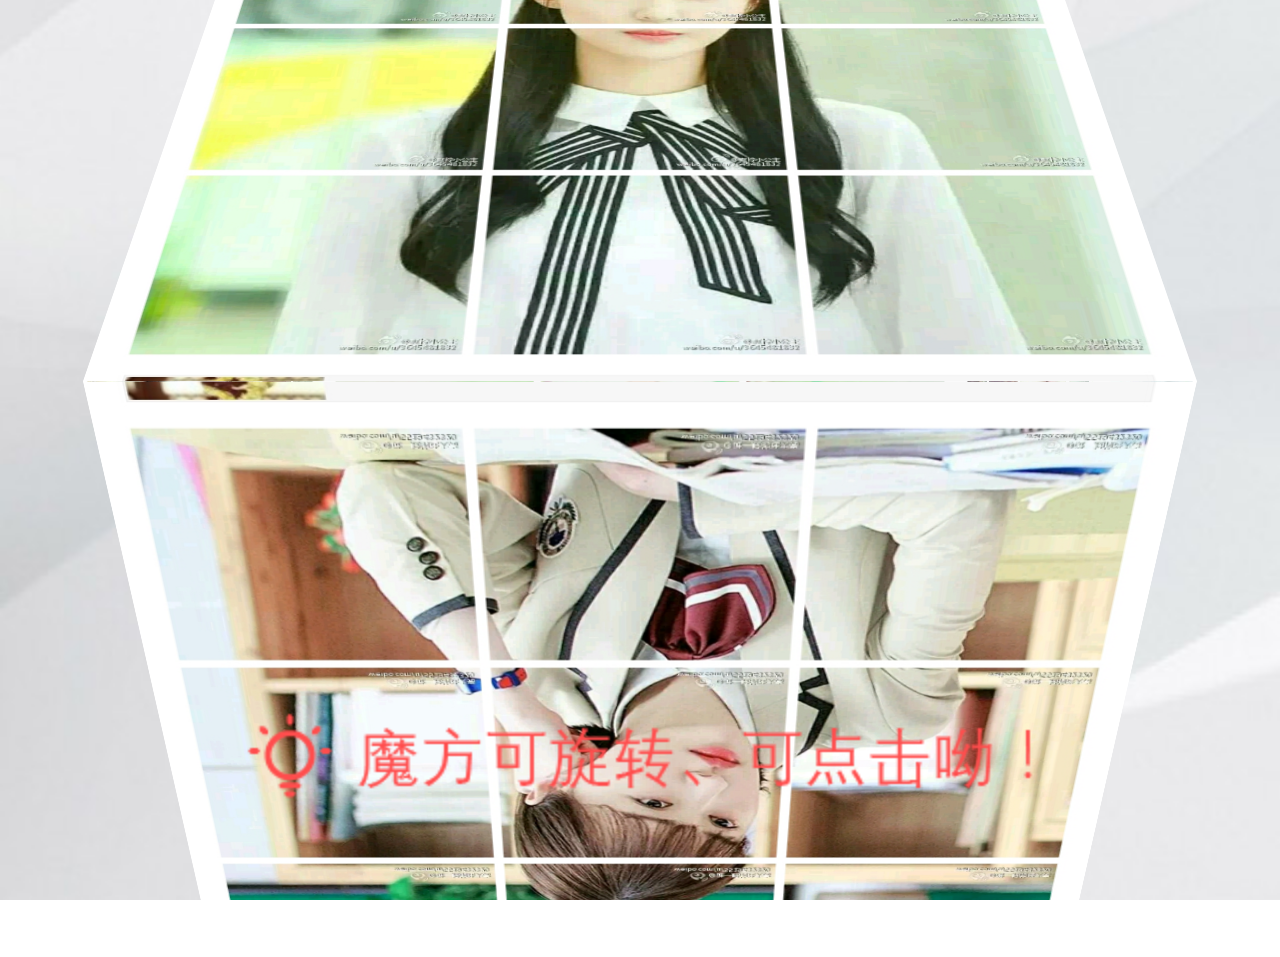
<file: zhaoyaqian/index.html>
<!DOCTYPE html>
<html>
<head>
    <meta charset="UTF-8">
    <meta name="viewport"
          content="width=device-width, user-scalable=no, initial-scale=1.0, maximum-scale=1.0, minimum-scale=1.0">
    <title>赵雅倩的个人简历</title>
    <!--import needed css-->
    <link rel="stylesheet" href="css/reset.min.css">
    <link rel="stylesheet" href="css/swiper.min.css">
    <link rel="stylesheet" href="css/animateMyself.css">
    <link rel="stylesheet" href="css/index.css">
    <style type="text/css">
        .icon {
            width: 1em; height: 1em;
            vertical-align: -0.15em;
            fill: currentColor;
            overflow: hidden;
        }
    </style>

    <!--Compute REM-->
    <script>
        document.documentElement.style.fontSize = document.documentElement.clientWidth / 640 * 100 + 'px';
    </script>
</head>
<body>
<!--CUBE-->
<section class="hbu_cube">
    <div class="cube_box">
        <img src="img/1.jpg" alt="">
        <img src="img/2.jpg" alt="">
        <img src="img/3.jpg" alt="">
        <img src="img/3.jpg" alt="">
        <img src="img/4.jpg" alt="">
        <img src="img/5.jpg" alt="">
    </div>
    <div class="cube_tip"></div>
</section>

<!--SWIPER-->
<section class="hbu_swiper" style="display: none;">
    <div class="hbu_return"></div>
    <!--滑屏区域-->
    <div class="swiper-container">
        <div class="swiper-wrapper">
            <!--PAGE1-->
            <div class="swiper-slide page1">
                <dl id="makisuBox">
                    <dt>个人简介</dt>
                    <dd>
                        <svg class="icon" aria-hidden="true">
                            <use xlink:href="#icon-xihongshi"></use>
                        </svg>
                        <label>姓名</label>
                        <span>赵雅倩</span>
                    </dd>
                    <dd>
                        <svg class="icon" aria-hidden="true">
                            <use xlink:href="#icon-baoxincai"></use>
                        </svg>
                        <label>出生日期</label>
                        <span>1994年4月13日</span>
                    </dd>
                    <dd>
                        <svg class="icon" aria-hidden="true">
                            <use xlink:href="#icon-chengzi"></use>
                        </svg>
                        <label>学历</label>
                        <span>大学本科</span>
                    </dd>
                    <dd>
                        <svg class="icon" aria-hidden="true">
                            <use xlink:href="#icon-mihoutao"></use>
                        </svg>
                        <label>电话</label>
                        <span>15931800229</span>
                    </dd>
                    <dd>
                        <svg class="icon" aria-hidden="true">
                            <use xlink:href="#icon-putao"></use>
                        </svg>
                        <label>邮箱</label>
                        <span>2899838315@qq.com</span>
                    </dd>
                    <dd>
                        <svg class="icon" aria-hidden="true">
                            <use xlink:href="#icon-ningmeng"></use>
                        </svg>
                        <label>目前状态</label>
                        <span>离职</span>
                    </dd>
                    <dd>
                        <svg class="icon" aria-hidden="true">
                            <use xlink:href="#icon-xigua"></use>
                        </svg>
                        <label>期望工作</label>
                        <span>web前端工程师</span>
                    </dd>
                    <dd>
                        <svg class="icon" aria-hidden="true">
                            <use xlink:href="#icon-qingpingguo"></use>
                        </svg>
                        <label>期望行业</label>
                        <span>互联网、游戏、电子商务</span>
                    </dd>

                </dl>
            </div>
            <!--PAGE2-->
            <div class="swiper-slide page2">
                <h2>个人技能</h2>

                <div class="imgBox">
                    <img src="img/zf_course.png" alt="">
                    <img src="img/zf_course1.png" alt="">
                    <img src="img/html.jpg" alt="">
                    <img src="img/css.jpg" alt="">
                    <img src="img/zf_course4.png" alt="">
                    <img src="img/zf_course5.png" alt="">
                    <img src="img/zf_course6.png" alt="">
                </div>
            </div>
            <!--PAGE3-->
            <div class="swiper-slide page3">
                <!---->
                <div class="myImg">
                    <img src="img/zs.png" alt="">
                </div>
                <div class="myNews">
                    <h2>赵雅倩</h2>
                    <h4>web前端</h4>
                    <p>河北省·保定市·河北大学工商学院</p>
                </div>
                <div class="my_p">

                    <p>
                        掌握一些html、css、javascript基础知识，从周啸天老师那里学到了html5、css3的一些基础知识。
                    </p>
                    <p>熟练掌握sublime、webstorm、myeclipse等开发工具。</p>
                    <p>个人工作态度端正，有良好进取心，学习能力强，可快速融入团队。</p>

                </div>

            </div>
            <!--PAGE4-->
            <div class="swiper-slide page4">
                    <h3>个人学习前端开发的经历</h3>
                    <p>
                        2015.10
                    </p>
                    <p>开始学习html、css</p>
                    <p>
                        2015.11~2016.1
                    </p>
                    <p>
                        在学长的带领下做了我们实验室的网站页面
                    </p>
                    <p>
                        2016.7~2016.9
                    </p>
                    <p>
                        暑假期间参与了居民健康系统网站页面的制作
                    </p>
                    <p>
                        2016.9~至今
                    </p>
                    <p>
                        一直在做居民健康系统网站页面的维护
                    </p>
                <img src="img/side.jpg" alt="">
                    <p style="font-size: .4rem;margin-top: -1.3rem;z-index:1000;color: #8fbb4c;">
                        未来的路还很长我们一起加油！
                    </p>


            </div>
        </div>
    </div>
</section>
<audio controls="controls" hidden="hidden" autoplay="autoplay" loop="loop">

   <!-- <source src="你要播放的音乐.ogg" type="audio/ogg" />-->
    <source src="audio/no.mp3" type="audio/mpeg" />
</audio>
<!--import needed js-->
<script src="js/zepto.min.js"></script>
<script src="js/swiper.min.js"></script>
<script src="js/makisu.min.js"></script>
<script src="js/index.js"></script>
<script src="js/iconfont.js"></script>
<script type="text/javascript">
    window.onload=function(){
        var box=document.getElementsByClassName('cube_box')[0];
        var angle=0;
        setInterval(function(){
            angle+=5;
            setCss3(box,{transform:"rotateX("+angle+"deg)"})
        },100)
    }

    function setCss3 (obj,attrObj) {
        for (var i in attrObj) {
            var newi=i;
            if(newi.indexOf("-")>0){
                var num=newi.indexOf("-");
                newi=newi.replace(newi.substr(num,2),newi.substr(num+1,1).toUpperCase());
            }
            obj.style[newi]=attrObj[i];
            newi=newi.replace(newi.charAt(0),newi.charAt(0).toUpperCase());
            obj.style["webkit"+newi]=attrObj[i];
            obj.style["moz"+newi]=attrObj[i];
            obj.style["o"+newi]=attrObj[i];
            obj.style["ms"+newi]=attrObj[i];
        }
    }
</script>

</body>
</html>
</file>
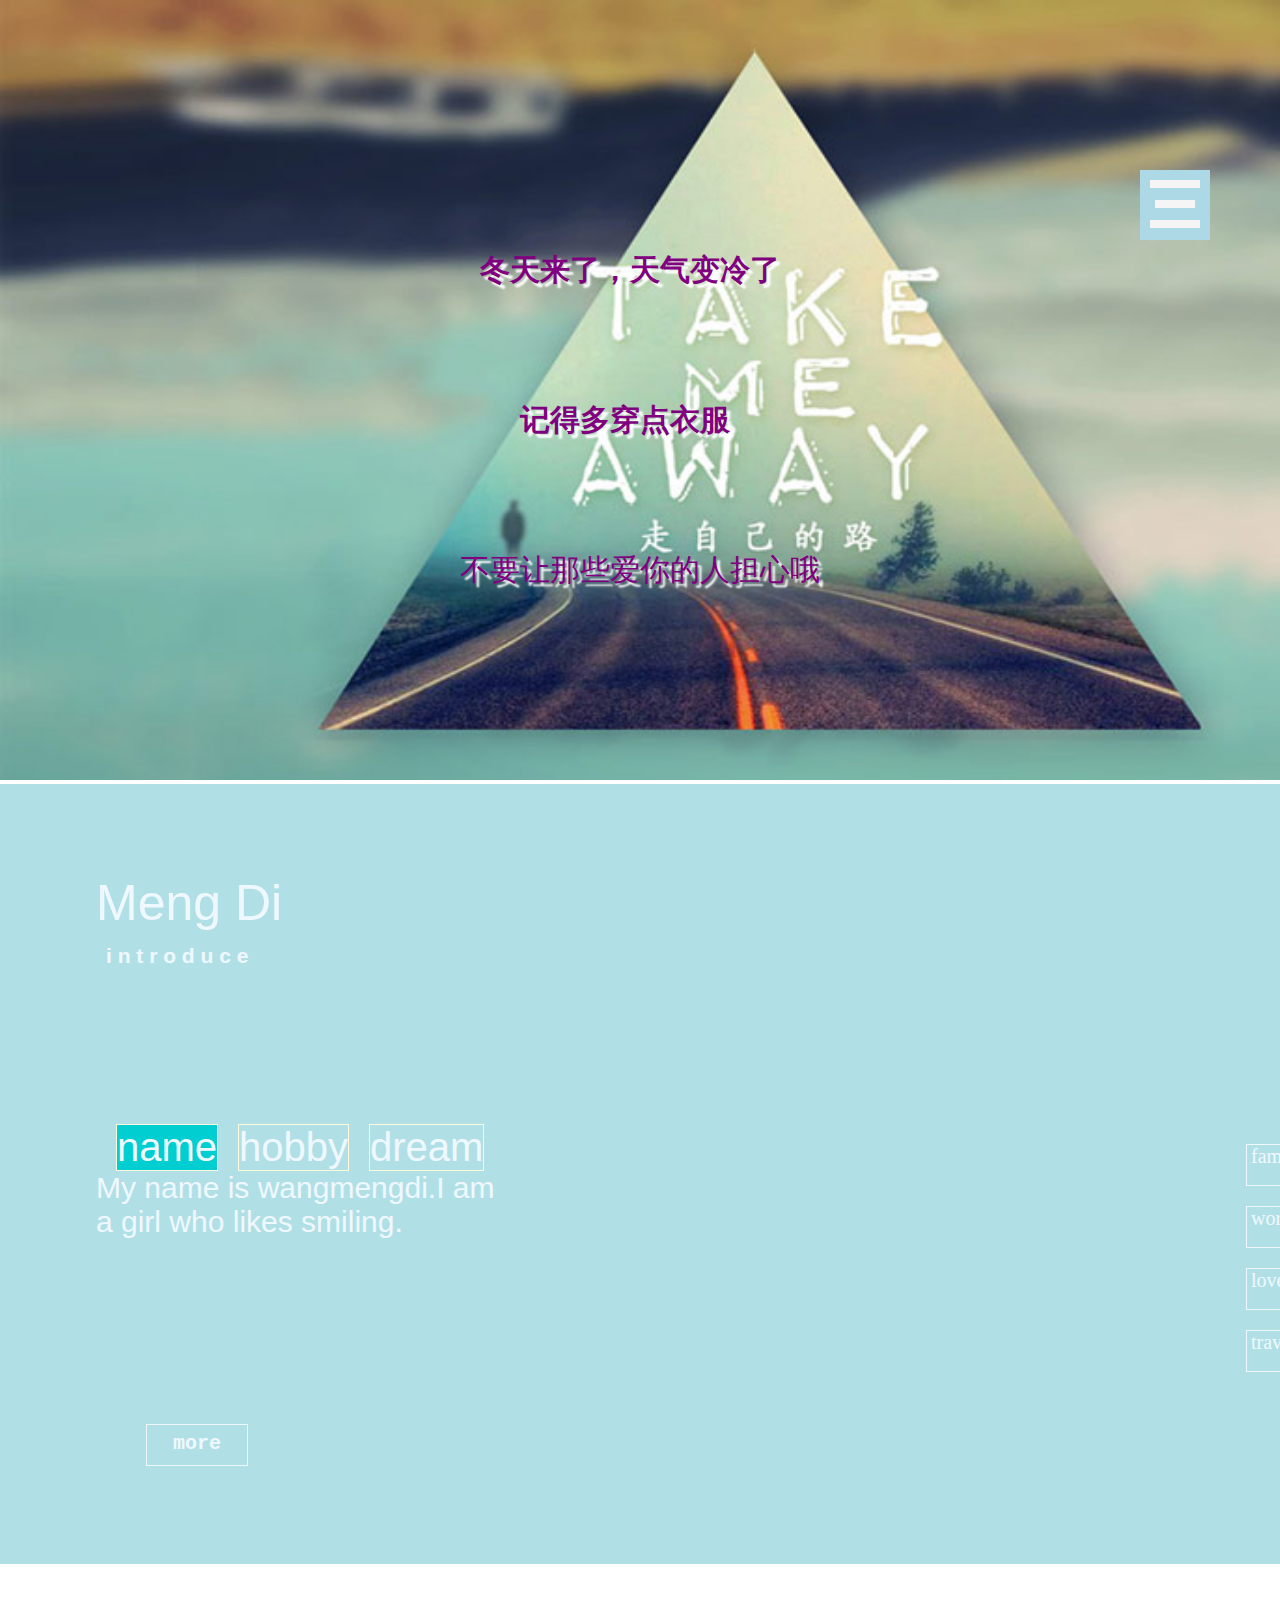
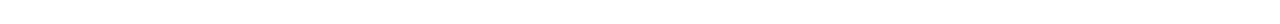
<file: 梦迪/html/index.html>
<!DOCTYPE html>
<html lang="en">
<head>
    <meta charset="UTF-8">
    <title>王梦迪的个人简历</title>
    <link rel="stylesheet" href="../css/index.css">
    <link rel="stylesheet" href="../css/animate2D动画库.css">
    <link rel="stylesheet" href="../css/reset.min.css">
    <script type="text/javascript" src="../js/index.js"></script>

</head>
<body>
<img src="../img/snow.jpg" alt="">

<div class="div1">
    <h1>冬天来了，天气变冷了</h1>

    <h2>记得多穿点衣服</h2>

    <p>不要让那些爱你的人担心哦</p>
</div>
<script type="text/javascript" src="../js/snow.js"></script>
<div class="div2">
    <div class="name">
        <p>Meng Di</p>
        <h6> i n t r o d u c e</h6>
    </div>
    <div class="container">
        <ul>
            <li class="select">name</li>
            <li>hobby</li>
            <li>dream</li>
        </ul>
        <div class="select">My name is wangmengdi.I am a girl who likes smiling.</div>
        <div>I enjoy listening to music,and like running in life.</div>
        <div>My dream is a girl who likes smiling in life.</div>
    </div>
    <div class="list"></div>
    <div class="list1"></div>
    <div class="list2"></div>
    <div class="list3"></div>
    <div class="no">
        <div><a href="">family</a></div>
        <div><a href="">work</a></div>
        <div><a href="">love</a></div>
        <div><a href="">travel</a></div>
    </div>
    <div class="more">
        <h1>more</h1>
    </div>


</div>

</body>
</html>
</file>
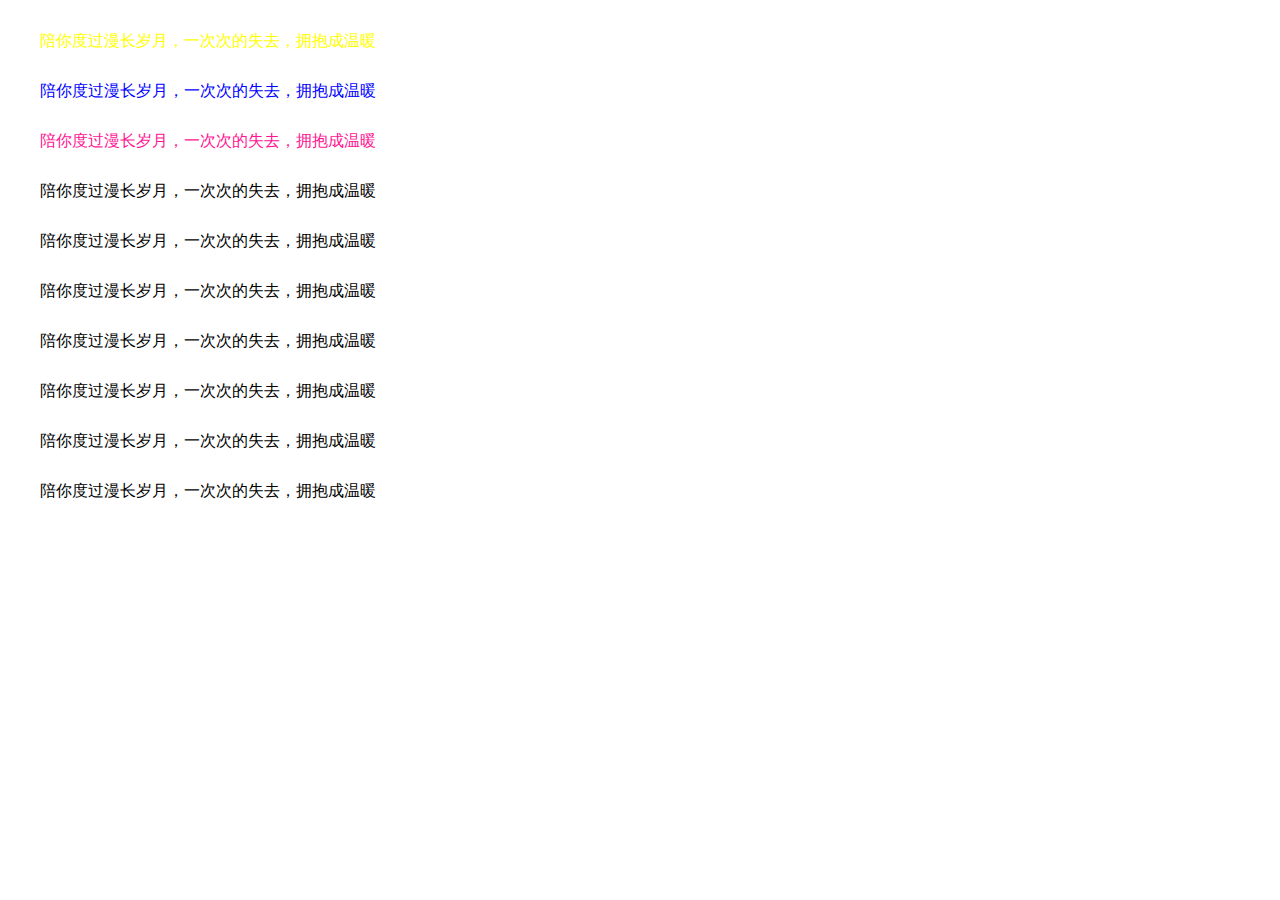
<file: 梦迪/html/unuse.html>
<!DOCTYPE html>
<html lang="en">
<head>
    <meta charset="UTF-8">
    <title></title>
    <link rel="stylesheet" href="../css/unuse.css">
</head>
<script type="text/javascript">
   var ul=document.getElementsByClassName("ul");
   var olis=document.getElementsByTagName("li");
    for(i=0;i<olis.length;i++){
        var li=olis[i];
        i%2===0?oli.className="c1":oli.className="c2";



    }




</script>
<body>
<ul class="ul">
    <li class="li1">陪你度过漫长岁月，一次次的失去，拥抱成温暖</li>
    <li class="li2">陪你度过漫长岁月，一次次的失去，拥抱成温暖</li>
    <li class="li3">陪你度过漫长岁月，一次次的失去，拥抱成温暖</li>
    <li>陪你度过漫长岁月，一次次的失去，拥抱成温暖</li>
    <li>陪你度过漫长岁月，一次次的失去，拥抱成温暖</li>
    <li>陪你度过漫长岁月，一次次的失去，拥抱成温暖</li>
    <li>陪你度过漫长岁月，一次次的失去，拥抱成温暖</li>
    <li>陪你度过漫长岁月，一次次的失去，拥抱成温暖</li>
    <li>陪你度过漫长岁月，一次次的失去，拥抱成温暖</li>
    <li>陪你度过漫长岁月，一次次的失去，拥抱成温暖</li>
</ul>
</body>
</html>
</file>
<file: heshiyu/css/index.css>
@charset "utf-8";
html {
    font-size: 100px;
}

html, body {
    /*让当前HTML页面的宽度和高度与手机的宽度和高度保持完全一致，而且不允许出现滚动条=>当前页面有且只有一屏幕*/
    width: 100%;
    height: 100%;
    overflow: hidden;
}

/*--AUDIO--*/
.audio {
    display: none;
    position: absolute;
    top: .1rem;
    right: .1rem;
    z-index: 100;
    width: .3rem;
    height: .3rem;
    background: url("../audio/music.png") no-repeat;
    background-size: 100% 100%;
}

.audio .audioMp3 {
    display: none;
}

.audioMove {
    -webkit-animation: audioMove 1s linear infinite both;
    animation: audioMove 1s linear infinite both;
}

@-webkit-keyframes audioMove {
    from {
        -webkit-transform: rotate(0deg);
        transform: rotate(0deg);
    }
    to {
        -webkit-transform: rotate(360deg);
        transform: rotate(360deg);
    }
}

@keyframes audioMove {
    from {
        -webkit-transform: rotate(0deg);
        transform: rotate(0deg);
    }
    to {
        -webkit-transform: rotate(360deg);
        transform: rotate(360deg);
    }
}

/*--swiper--*/
.swiper-container, .swiper-wrapper, .swiper-slide {
    /*让每一个切换的页面都占据满满的一屏幕*/
    width: 100%;
    height: 100%;
}

.swiper-slide {
    position: relative;
    overflow: hidden;
    /*父级元素加了position: relative;,那么后代元素在定位的时候相对当前的父级元素定位*/
}

/*page1*/
.page1 {
    background: url("../img/sc_backg.jpg") no-repeat;
    background-size: 100%;
    font-family: Microsoft Jhenghei;
}

.page1 img {
    position: absolute;
    bottom: 0;
    left: .2rem;
    width: 1.4rem;
    height: 2.5rem;
    border-radius: 50%;
    opacity: 0;
}

.page1 h1 {
    position: absolute;
    top: 1rem;
    left: 0;
    width: 100%;
    line-height: .5rem;
    text-align: center;
    color: #993300;
    font-size: .5rem;
    opacity: 0;
}

#page1 h1 {
    -webkit-animation: swing 1s .5s both;
    animation: swing 1s .5s both;
}

#page1 img {
    -webkit-animation: bounceInDown 1s .8s both;
    animation: bounceInDown 1s .8s both;
}

/*page2*/
.page2 {
    background-size: cover;
    background: -webkit-radial-gradient(#597FFF, #CACACA, #e5e5e5);
    background: radial-gradient(#597FFF, #CACACA, #e5e5e5);
    font-family: Microsoft Jhenghei;
    opacity: 0;
}

.page2 .photo1 {
    position: absolute;
    top: .4rem;
    left: 50%;
    margin-left: -1.25rem;
    width: 2.5rem;
    height: 1rem;
    opacity: 0;
}

.page2 .photo1 img {
    width: 100%;
    height: 100%;
}

.page2 .photo1 .lable1 {
    position: absolute;
    top: 50%;
    left: 0;
    margin-top: -.25rem;
    width: 100%;
    height: .5rem;
    line-height: .5rem;
    text-align: center;

    color: #FFF;
    font-size: .24rem;
    opacity: 0;
}

.page2 .photo2 {
    position: absolute;
    top: 50%;
    left: 50%;
    margin: -0.8rem 0 0 -1.1rem;
    width: 2.2rem;
    height: 2.2rem;
    background: url("../img/sc_tiger3.png") no-repeat;
    background-size: 100% 100%;
    opacity: 0;
}

.page2 .photo2 p {
    position: absolute;
    font-size: .18rem;
    font-weight: 600;
    opacity: 0;
}

.page2 .photo2 .lable2 {
    top: .6rem;
    left: -.4rem;
}

.page2 .lable3 {
    bottom: .5rem;
    left: -.4rem;
}

.page2 .lable4 {
    top: .8rem;
    right: -.4rem;
}

.page2 .lable5 {
    bottom: .2rem;
    right: -.4rem;
}

#page2 {
    -webkit-animation: fadeIn 1s 0s both;
    animation: fadeIn 1s 0s both;
}

#page2 .photo1 {
    -webkit-animation: bounceInDown 1s .5s both;
    animation: bounceInDown 1s .5s both;
}

#page2 .photo1 .lable1 {
    -webkit-animation: bounceInDown 1s 1s both;
    animation: bounceInDown 1s 1s both;
}

#page2 .photo2 {
    -webkit-animation: pulse 1s 1.5s both;
    animation: pulse 1s 1.5s both;
}

#page2 .photo2 .lable2 {
    -webkit-animation: bounceInLeft 1s 2s both;
    animation: bounceInLeft 1s 2s both;
}

#page2 .photo2 .lable3 {
    -webkit-animation: bounceInLeft 1s 2.5s both;
    animation: bounceInLeft 1s 2.5s both;
}

#page2 .photo2 .lable4 {
    -webkit-animation: bounceInRight 1s 3s both;
    animation: bounceInRight 1s 3s both;
}

#page2 .lable5 {
    -webkit-animation: bounceInRight 1s 3.5s both;
    animation: bounceInRight 1s 3.5s both;
}

/*page3*/
.page3 {
    background: url("../img/sc_tiger4.jpg") no-repeat;
    background-size: cover;
    font-family: Microsoft Jhenghei;
    opacity: 0;
}

.page3 .title {
    position: absolute;
    top: .2rem;
    left: 0;
    height: .8rem;
    font-size: .28rem;
}

.page3 .title .title1 {
    height: .4rem;
    line-height: .4rem;
    text-indent: .1rem;
    opacity: 0;
}

.page3 .title .title2 {
    height: .4rem;
    line-height: .4rem;
    text-indent: .5rem;
    opacity: 0;
}

.page3 .left, .page3 .right {
    font-size: .16rem;
}

.page3 .left .fir_left {
    position: absolute;
    top: 50%;
    left: 50%;
    margin: -1.15rem 0 0 -.92rem;
}

.page3 .left .two_left {
    position: absolute;
    top: 50%;
    left: 50%;
    margin: .05rem 0 0 -.92rem;
}

.page3 .left .thr_left {
    position: absolute;
    top: 50%;
    left: 50%;
    margin: 1rem 0 0 -.92rem;
}

.page3 .right .fir_right {
    position: absolute;
    top: 50%;
    left: 50%;
    margin: -.5rem 0 0 -.92rem;
}

.page3 .right .two_right {
    position: absolute;
    top: 50%;
    left: 50%;
    margin: .5rem 0 0 -.92rem;
}

.page3 .right .thr_right {
    position: absolute;
    top: 50%;
    left: 50%;
    margin: 1.55rem 0 0 -.92rem;
}

#page3 {
    -webkit-animation: fadeIn 1s 0s both;
    animation: fadeIn 1s 0s both;
}

#page3 .title .title1 {
    -webkit-animation: bounceInDown 1s .5s both;
    animation: bounceInDown 1s .5s both;
}

#page3 .title .title2 {
    -webkit-animation: bounceInDown 1s 1.5s both;
    animation: bounceInDown 1s 1.5s both;
}

#page3 .left .fir_left {
    -webkit-animation: bounceInLeft 1s 2s both;
    animation: bounceInLeft 1s 2s both;
}

#page3 .left .two_left {
    -webkit-animation: bounceInRight 1s 3s both;
    animation: bounceInRight 1s 3s both;
}

#page3 .left .thr_left {
    -webkit-animation: bounceInLeft 1s 4s both;
    animation: bounceInLeft 1s 4s both;
}

#page3 .right .fir_right {
    -webkit-animation: bounceInRight 1s 2.5s both;
    animation: bounceInRight 1s 2.5s both;
}

#page3 .right .two_right {
    -webkit-animation: bounceInLeft 1s 3.5s both;
    animation: bounceInLeft 1s 3.5s both;
}

#page3 .right .thr_right {
    -webkit-animation: bounceInRight 1s 4.5s both;
    animation: bounceInRight 1s 4.5s both;
}

/*page4*/
.page4 {
    background: -webkit-linear-gradient(bottom left, #1305e6, lightcyan, #9a9bfa);
    background: linear-gradient(bottom left, #1305e6, lightcyan, #9a9bfa);
    font-family: Microsoft Jhenghei;
}

.page4 .picture {
    position: absolute;
    top: -.2rem;
    left: -.1rem;
    width: 1.6rem;
    height: 1.6rem;
    background: url("../img/sc_girl5.png") no-repeat;
    background-size: 100%;
    opacity: 0;
}

.page4 h2 {
    position: absolute;
    top: .5rem;
    left: 0;
    z-index: 10;
    width: 100%;
    height: .3rem;
    line-height: .3rem;
    text-align: center;
    font-size: .26rem;
    opacity: 0;
}

#page4 .picture {
    -webkit-animation: bounceInLeft 1s 0s both;
    animation: bounceInLeft 1s 0s both;
}

#page4 h2 {
    -webkit-animation: bounceInDown 1s 0s both;
    animation: bounceInDown 1s 0s both;
}

.page4 .Show1_textS2, .page4 .Show1_textS3, .page4 .Show1_textS4 {
    width: .7rem;
    height: .25rem;
    line-height: .25rem;
    text-align: center;
    font-size: .16rem;
}

.page4 .Show1_textS2 {
    position: absolute;
    top: 50%;
    left: 50%;
    margin: -.1rem 0 0 -.15rem;
}

.page4 .Show1_textS3 {
    position: absolute;
    top: 50%;
    left: 50%;
    margin: -.1rem 0 0 -.15rem;
}

.page4 .Show1_textS4 {
    position: absolute;
    top: 50%;
    left: 50%;
    margin: -.15rem 0 0 -.1rem;
}

.skill {
    position: absolute;
    color: rgb(255, 255, 255);
    font-size: .24rem;
    text-align: center;
    font-weight: normal;
    text-decoration: none;
    width: 1.66rem;
    top: 0.05rem;
    left: 0.8rem;
    opacity: 0;
}

.rank1 {
    position: relative;
    width: 100%;
    height: 100%
}

.Rank li {
    position: absolute
}

.light {
    width: 1rem;
    height: .69rem;
    position: absolute;
    left: .05rem;
}

.light1 {
    top: .56rem;
}

.light2 {
    top: 1.6rem;
}

.light3 {
    top: 2.7rem;
}

.light4 {
    top: 3.8rem;
}

.light .hasLi {
    left: -0.1rem;
    height: .88rem;
    width: 1.17rem;
    top: -0.1rem;
    opacity: 0
}

.light img {
    width: 100%;
    height: 100%;
    position: absolute
}

.block1 {
    top: .75rem
}

.block2 {
    top: 1.75rem
}

.block3 {
    top: 2.85rem
}

.block4 {
    top: 3.95rem
}

.block img {
    width: .1rem;
    height: .44rem;
    position: absolute;
}

.block1 img:nth-child(1), .block2 img:nth-child(1), .block3 img:nth-child(1), .block4 img:nth-child(1) {
    left: 1.2rem;
}

.block1 img:nth-child(2), .block2 img:nth-child(2), .block3 img:nth-child(2), .block4 img:nth-child(2) {
    left: 1.4rem;
}

.block1 img:nth-child(3), .block2 img:nth-child(3), .block3 img:nth-child(3), .block4 img:nth-child(3) {
    left: 1.6rem;
}

.block1 img:nth-child(4), .block2 img:nth-child(4), .block3 img:nth-child(4), .block4 img:nth-child(4) {
    left: 1.8rem;
}

.block1 img:nth-child(5), .block2 img:nth-child(5), .block3 img:nth-child(5), .block4 img:nth-child(5) {
    left: 2rem;
}

.block1 img:nth-child(6), .block2 img:nth-child(6), .block3 img:nth-child(6), .block4 img:nth-child(6) {
    left: 2.2rem;
}

.block1 img:nth-child(7), .block2 img:nth-child(7), .block3 img:nth-child(7), .block4 img:nth-child(7) {
    left: 2.4rem;
}

.block1 img:nth-child(8), .block2 img:nth-child(8), .block3 img:nth-child(8), .block4 img:nth-child(8) {
    left: 2.6rem;
}

.block1 img:nth-child(9), .block2 img:nth-child(9), .block3 img:nth-child(9), .block4 img:nth-child(9) {
    left: 2.8rem;
}

.block1 img:nth-child(10), .block2 img:nth-child(10), .block3 img:nth-child(10), .block4 img:nth-child(10) {
    left: 3rem;
}

.spec img {
    opacity: 0;
    top: -.03rem;
    width: .14rem;
    height: .5rem
}

.Show1 {
    position: absolute;
    width: .61rem;
    top: .2rem;
    left: .4rem;
    color: rgb(255, 255, 255);
    font-size: 17px;
    text-align: center;
    font-weight: normal;
    text-decoration: none;
    line-height: 1.5;
    font-style: normal;
    word-wrap: break-word;
    white-space: pre-wrap;
    opacity: 0
}

#page4 .hasLi2 {
    -webkit-animation: fadeIn 10ms ease 1s both running;
    animation: fadeIn 10ms ease 1s both running;
}

#page4 .hasLi3 {
    -webkit-animation: fadeIn 10ms ease 1.5s both running;
    animation: fadeIn 10ms ease 1.5s both running;
}

#page4 .hasLi4 {
    -webkit-animation: fadeIn 10ms ease 2s both running;
    animation: fadeIn 10ms ease 2s both running;
}

#page4 .specialShow1 {
    -webkit-animation: fadeIn 10ms ease 2.5s both running;
    animation: fadeIn 10ms ease 2.5s both running;
}

#page4 .normal1 {
    -webkit-animation: fadeOut 10ms ease 2.5s both running;
    animation: fadeOut 10ms ease 2.5s both running;
}

#page4 .specialShow2 {
    -webkit-animation: fadeIn 10ms ease 2.6s both running;
    animation: fadeIn 10ms ease 2.6s both running;
}

#page4 .normal2 {
    -webkit-animation: fadeOut 10ms ease 2.6s both running;
    animation: fadeOut 10ms ease 2.6s both running;
}

#page4 .specialShow3 {
    -webkit-animation: fadeIn 10ms ease 2.7s both running;
    animation: fadeIn 10ms ease 2.7s both running;
}

#page4 .normal3 {
    -webkit-animation: fadeOut 10ms ease 2.7s both running;
    animation: fadeOut 10ms ease 2.7s both running;
}

#page4 .specialShow4 {
    -webkit-animation: fadeIn 10ms ease 2.8s both running;
    animation: fadeIn 10ms ease 2.8s both running;
}

#page4 .normal4 {
    -webkit-animation: fadeOut 10ms ease 2.8s both running;
    animation: fadeOut 10ms ease 2.8s both running;
}

#page4 .specialShow5 {
    -webkit-animation: fadeIn 10ms ease 2.9s both running;
    animation: fadeIn 10ms ease 2.9s both running;
}

#page4 .normal5 {
    -webkit-animation: fadeOut 10ms ease 2.9s both running;
    animation: fadeOut 10ms ease 2.9s both running;
}

#page4 .specialShow6 {
    -webkit-animation: fadeIn 10ms ease 3s both running;
    animation: fadeIn 10ms ease 3s both running;
}

#page4 .normal6 {
    -webkit-animation: fadeOut 10ms ease 3s both running;
    animation: fadeOut 10ms ease 3s both running;
}

#page4 .specialShow7 {
    -webkit-animation: fadeIn 10ms ease 3.1s both running;
    animation: fadeIn 10ms ease 3.1s both running;
}

#page4 .normal7 {
    -webkit-animation: fadeOut 10ms ease 3.1s both running;
    animation: fadeOut 10ms ease 3.1s both running;
}

#page4 .specialShow8 {
    -webkit-animation: fadeIn 10ms ease 3.2s both running;
    animation: fadeIn 10ms ease 3.2s both running;
}

#page4 .normal8 {
    -webkit-animation: fadeOut 10ms ease 3.2s both running;
    animation: fadeOut 10ms ease 3.2s both running;
}

#page4 .specialShow9 {
    -webkit-animation: fadeIn 10ms ease 3.3s both running;
    animation: fadeIn 10ms ease 3.3s both running;
}

#page4 .normal9 {
    -webkit-animation: fadeOut 10ms ease 3.3s both running;
    animation: fadeOut 10ms ease 3.3s both running;
}

#page4 .specialShow10 {
    -webkit-animation: fadeIn 10ms ease 3.4s both running;
    animation: fadeIn 10ms ease 3.4s both running;
}

#page4 .normal10 {
    -webkit-animation: fadeOut 10ms ease 3.4s both running;
    animation: fadeOut 10ms ease 3.4s both running;
}

/*page5*/
.page5 {
    background: url("../img/sc_girl1.png") no-repeat;
    background-size: cover;
    opacity: 0;
    font-family: Microsoft Jhenghei;
}

.page5 .tip {
    position: absolute;
    top: .3rem;
    left: 0;
    width: 100%;
    height: .3rem;
    line-height: .3rem;
    text-indent: .3rem;
    font-size: .26rem;
    opacity: 0;
}

.page5 img {
    position: absolute;
    top: 1rem;
    left: 50%;
    margin-left: -1rem;
    width: 2rem;
    height: 2rem;
}

.page5 .adr1 {
    position: absolute;
    left: 0;
    top: 3.6rem;
    width: 100%;
    height: .3rem;
    line-height: .3rem;
    text-indent: .3rem;
    font-size: .18rem;
    font-weight: normal;
    opacity: 0;
}

.page5 .adr2 {
    position: absolute;
    left: 0;
    top: 4.2rem;
    width: 100%;
    height: .3rem;
    line-height: .3rem;
    text-indent: .3rem;
    font-size: .18rem;
    font-weight: normal;
    opacity: 0;
}

#page5 {
    -webkit-animation: fadeIn 1s 0s both;
    animation: fadeIn 1s 0s both;
}

#page5 .tip {
    -webkit-animation: bounceInDown 1s .5s forwards;
    animation: bounceInDown 1s .5s forwards;
}

#page5 img {
    -webkit-animation: bounceIn 1s 1s both;
    animation: bounceIn 1s 1s both;
}

#page5 .adr1 {
    -webkit-animation: bounceInLeft 1s 1.5s forwards;
    animation: bounceInLeft 1s 1.5s forwards;
}

#page5 .adr2 {
    -webkit-animation: bounceInLeft 1s 2s forwards;
    animation: bounceInLeft 1s 2s forwards;
}
</file>
<file: liumengyan/css/index.css>
html {
    font-size: 100px; /*640设计稿:1REM=100PX*/
}

html, body {
    width: 100%;
    height: 100%;
    overflow: hidden;
    /*超出宽度或高度的部分，就隐藏了。
    */
}

/*--CUBE--*/
.hbu_cube {
    width: 100%;
    height: 100%;
    background: url("../img/zf_cubeBg.jpg") no-repeat;
    background-size: cover;

    perspective: 2000px; /*桌面（显示屏吧）到你设置3D场景的观察距离*/
}

.hbu_cube .cube_bigtip {
    text-align: center;
    color: #007aff;
    line-height: 150px;
    font-family: 楷体;
}

.hbu_cube .cube_box {
    position: absolute;
    top: 50%;
    left: 50%;
    margin: -2.55rem 0 0 -2.55rem;
    width: 5.1rem;
    height: 5.1rem;

    -webkit-transform-style: preserve-3d;
    transform-style: preserve-3d;

    -webkit-transform-origin: center center 0;
    transform-origin: center center 0;

    -webkit-transform: scale(0.6) rotateY(30deg) rotateX(45deg);
    transform: scale(0.6) rotateY(30deg) rotateX(45deg);

    /*让魔方在旋转的时候有动画过渡效果*/
    -webkit-transition: all .5s;
    transition: all .5s; /*所有变换延续0.5秒是为了能看出其魔方的旋转的效果*/
}

.hbu_cube .cube_box img {
    position: absolute;
    top: 50%;
    left: 50%;
    margin: -2.55rem 0 0 -2.55rem;
    width: 100%;
    height: 100%;
}

.hbu_cube .cube_box img:nth-child(1) {
    -webkit-transform: translateZ(2.55rem);
    transform: translateZ(2.55rem);
}

.hbu_cube .cube_box img:nth-child(2) {
    -webkit-transform: translateZ(-2.55rem) rotateY(180deg);
    transform: translateZ(-2.55rem) rotateY(180deg);
}

.hbu_cube .cube_box img:nth-child(3) {
    -webkit-transform: translateX(-2.55rem) rotateY(-90deg);
    transform: translateX(-2.55rem) rotateY(-90deg);
}

.hbu_cube .cube_box img:nth-child(4) {
    -webkit-transform: translateX(2.55rem) rotateY(90deg);
    transform: translateX(2.55rem) rotateY(90deg);
}

.hbu_cube .cube_box img:nth-child(5) {
    -webkit-transform: translateY(-2.55rem) rotateX(-90deg);
    transform: translateY(-2.55rem) rotateX(-90deg);
}

.hbu_cube .cube_box img:nth-child(6) {
    -webkit-transform: translateY(2.55rem) rotateX(90deg);
    transform: translateY(2.55rem) rotateX(90deg);
}

.hbu_cube .cube_tip {
    position: absolute;
    bottom: .5rem;
    left: 50%;
    margin-left: -1.97rem;
    width: 3.94rem;
    height: .44rem;
    background: url("../img/zf_cubeTip.png") no-repeat;
    background-size: 100% 100%;
}

/*--SWIPER滑动区域--*/
.hbu_swiper {
    position: relative;
    width: 100%;
    height: 100%;
    background: #FFF;
}

.hbu_swiper .hbu_return {
    z-index: 2000;
    position: absolute;
    top: .2rem;
    right: .2rem;
    width: .64rem;
    height: .75rem;
    background: url("../img/zf_return.png") no-repeat;
    background-size: 100% 100%;
}

.swiper-container, .swiper-wrapper, .swiper-slide {
    width: 100%;
    height: 100%;
}

.swiper-slide {
    position: relative;
}

/*PAGE1*/
.page1 {
    background: url("../img/true3.jpg") no-repeat;
    background-size: 100% 100%;
}

.page1 dl {

    width: 5.4rem;
    height: 7.2rem;
    text-align: center;
    color: mediumvioletred;
    line-height: 50px;
    font-family: 楷体;
    font-size: 20px;

}

.page1 dl img {
    position: absolute;
    right: 0;
    text-align: right;
    width: 2.5rem;
    height: 2.5rem;
}

.page1 dl dd {
    position: absolute;
    left: .5rem;
    top: auto;
    text-align: left;
    line-height: 45px;
    font-family: 楷体;
    font-size: 20px;
}

/*PAGE2*/
.page2 {
    background: pink;
}

.page2 h2 {
    text-align: center;
    font-family: 楷体;
    margin-top: 40px;
    font-size: 20px;
}

.page2 img {
    width: 3.15rem;
    height: 3rem;
    opacity: 0;
}

.page2 img:nth-child(1) {
    -webkit-transform: rotate(30deg) translate(.8rem, .6rem);
    transform: rotate(30deg) translate(.8rem, .6rem);
}

.page2 img:nth-child(2) {
    -webkit-transform: rotate(-20deg) translate(-.4rem, .6rem);
    transform: rotate(-20deg) translate(-.4rem, .6rem);
}

.page2 img:nth-child(3) {
    -webkit-transform: rotate(10deg) translate(.8rem, .5rem);
    transform: rotate(10deg) translate(.8rem, .5rem);

}

.page2 img:nth-child(4) {
    -webkit-transform: rotate(-20deg) translate(-.3rem, .5rem);
    transform: rotate(-20deg) translate(-.3rem, .5rem);
}

.page2 img:nth-child(5) {
    -webkit-transform: rotate(40deg) translate(1rem, -.2rem);
    transform: rotate(40deg) translate(1rem, -.2rem);
}

.page2 img:nth-child(6) {
    -webkit-transform: rotate(-30deg) translate(0rem, .5rem);
    transform: rotate(-30deg) translate(0rem, .5rem);
}

#page2 img:nth-child(1) {
    -webkit-animation: fadeInLeft 1.5s forwards;
    animation: fadeInLeft 1.5s forwards;
}

#page2 img:nth-child(2) {
    -webkit-animation: fadeInLeft 1.5s .5s forwards;
    animation: fadeInLeft 1.5s .5s forwards;
}

#page2 img:nth-child(3) {
    -webkit-animation: fadeInLeft 1.5s 1s forwards;
    animation: fadeInLeft 1.5s 1s forwards;
}

#page2 img:nth-child(4) {
    -webkit-animation: fadeInLeft 1.5s 1.5s forwards;
    animation: fadeInLeft 1.5s 1.5s forwards;
}

#page2 img:nth-child(5) {
    -webkit-animation: fadeInLeft 1.5s 2s forwards;
    animation: fadeInLeft 1.5s 2s forwards;
}

#page2 img:nth-child(6) {
    -webkit-animation: fadeInLeft 1.5s 2.5s forwards;
    animation: fadeInLeft 1.5s 2.5s forwards;
}

/*PAGE3*/
.page3 {
    background: url("../img/trueLNF70VIB.jpg") no-repeat;
    background-size: 100% 100%;
}

.page3 h2 {
    position: absolute;
    left: 0;
    top: .8rem;
    width: 100%;
    height: .9rem;
    line-height: .9rem;
    text-align: center;
    color: #665C50;
    font-size: .6rem;
    font-family: Microsoft JhengHei; /*设置字体的样式:文字是黑体*/
    font-weight: normal; /*normal:文字不加粗,bold/bolder:文字加粗*/

    opacity: 0;
}

.page3 .imgBox {
    position: absolute;
    top: 50%;
    left: 50%;
    margin: -2.4rem 0 0 -2.56rem; /*定位在中间后还需要下移50PX:-2.9+.5*/
    width: 5.12rem;
    height: 5.8rem;
}

.page3 .imgBox img {
    position: absolute;
    top: 50%;
    left: 50%;
    margin: -.5rem 0 0 -.5rem;
    width: 1rem;
    height: 1rem;
    border-radius: 50%;

    opacity: 0;
}

.page3 .imgBox img:nth-child(1) {
    margin: -.85rem 0 0 -.66rem;
    width: 1.32rem;
    height: 1.7rem;
    border-radius: 0;
}

/*把我们当前第二页需要运动的动画都放在#PAGE2下*/
#page3 .imgBox img:nth-child(1) {
    -webkit-animation: wobble 1s 3 forwards;
    animation: wobble 1s 3 forwards;
}

#page3 .imgBox img:nth-child(2) {
    -webkit-animation: page3Move1 .5s .5s forwards, tangle 1s 1s infinite forwards;
    animation: page3Move1 .5s .5s forwards, tangle 1s 1s infinite forwards;
}

#page3 .imgBox img:nth-child(3) {
    -webkit-animation: page3Move2 .5s .5s forwards, tangle 1s 1s infinite forwards;
    animation: page3Move2 .5s .5s forwards, tangle 1s 1s infinite forwards;
}

#page3 .imgBox img:nth-child(4) {
    -webkit-animation: page3Move3 .5s .5s forwards, tangle 1s 1s infinite forwards;
    animation: page3Move3 .5s .5s forwards, tangle 1s 1s infinite forwards;
}

#page3 .imgBox img:nth-child(5) {
    -webkit-animation: page3Move4 .5s .5s forwards, tangle 1s 1s infinite forwards;
    animation: page3Move4 .5s .5s forwards, tangle 1s 1s infinite forwards;
}

#page3 .imgBox img:nth-child(6) {
    -webkit-animation: page3Move5 .5s .5s forwards, tangle 1s 1s infinite forwards;
    animation: page3Move5 .5s .5s forwards, tangle 1s 1s infinite forwards;
}

#page3 .imgBox img:nth-child(7) {
    -webkit-animation: page3Move6 .5s .5s forwards, tangle 1s 1s infinite forwards;
    animation: page3Move6 .5s .5s forwards, tangle 1s 1s infinite forwards;
}

#page3 h2 {
    -webkit-animation: bounceInLeft 1s both;
    animation: bounceInLeft 1s both;
}

/*PAGE4*/
.page4 {
    background: url("../img/trueLKQTT3WO.jpg") no-repeat;
    background-size: 100% 100%;
}

.page4 h2 {
    position: absolute;
    left: 0;
    top: .8rem;
    width: 100%;
    height: .9rem;
    line-height: .9rem;
    text-align: center;
    color: black;
    font-size: .6rem;
    font-family: DFkai-SB;
    font-weight: normal;
    opacity: 0;
}

.page4 h3 {
    position: absolute;
    left: 0;
    top: 5.0rem;
    width: 100%;
    height: .5rem;
    line-height: .5rem;
    text-align: center;
    color: black;
    font-size: .4rem;
    font-family: Microsoft JhengHei;
    font-weight: normal;
    opacity: 0;
}

.page4 h4 {
    position: absolute;
    left: 0;
    top: 6.0rem;
    width: 100%;
    height: .5rem;
    line-height: .5rem;
    text-align: center;
    color: black;
    font-size: .4rem;
    font-family: Microsoft JhengHei;
    font-weight: normal;
    opacity: 0;
}

.page4 h5 {
    position: absolute;
    left: 0;
    top: 7.0rem;
    width: 100%;
    height: .5rem;
    line-height: .5rem;
    text-align: center;
    color: black;
    font-size: .4rem;
    font-family: Microsoft JhengHei;
    font-weight: normal;
    opacity: 0;
}

#page4 h2 {
    -webkit-animation: lightSpeedIn 1s forwards;
    animation: lightSpeedIn 1s forwards;
}

#page4 h3 {
    -webkit-animation: flipInX 1s forwards;
    animation: flipInX 1s forwards;
}

#page4 h4 {
    -webkit-animation: rollIn 1s forwards;
    animation: rollIn 1s forwards;
}

#page4 h5 {
    -webkit-animation: bounceInUp 1s forwards;
    animation: bounceInUp 1s forwards;
}

/*PAGE5*/
.page5 {
    background: url("../img/trueTKT3AD97.jpg") no-repeat;
    background-size: 100% 100%;
}

.page5 h1 {
    position: absolute;
    left: 0;
    top: .8rem;
    width: 100%;
    height: .9rem;
    line-height: .9rem;
    text-align: center;
    color: black;
    font-size: .6rem;
    font-family: DFkai-SB;
    font-weight: normal;
    opacity: 0;
}

.page5 h2 {
    position: absolute;
    left: 0;
    top: 5.0rem;
    width: 100%;
    height: .5rem;
    line-height: .5rem;
    text-align: center;
    color: black;
    font-size: .4rem;
    font-family: Microsoft JhengHei;
    font-weight: normal;
    opacity: 0;
}

.page5 h3 {
    position: absolute;
    left: 0;
    top: 6.0rem;
    width: 100%;
    height: .5rem;
    line-height: .5rem;
    text-align: center;
    color: black;
    font-size: .4rem;
    font-family: Microsoft JhengHei;
    font-weight: normal;
    opacity: 0;
}

#page5 h1 {
    -webkit-animation: lightSpeedIn 1s forwards;
    animation: lightSpeedIn 1s forwards;
}

#page5 h2 {
    -webkit-animation: zoomIn1s forwards;
    animation: zoomIn 1s forwards;
}

#page5 h3 {
    -webkit-animation: zoomIn 1s forwards;
    animation: zoomIn 1s forwards;
}

/*PAGE6*/
.page6 {
    background: url("../img/trueVAWN543B.jpg") no-repeat;
    background-size: 100% 100%;
}

.page6 h1 {
    position: absolute;
    top: 50%;
    left: 50%;
    font-family: 楷体;
    font-size: .5rem;
    opacity: 0;
}

#page6 h1 {
    -webkit-animation: lightSpeedIn 1s forwards;
    animation: lightSpeedIn 1s forwards;
}
</file>
<file: pengxuran/css/index.css>
html {
    font-size: 100px; /*640设计稿:1REM=100PX*/
}

html, body {
    width: 100%;
    height: 100%;
    overflow: hidden;
}

/*--CUBE--*/
.hbu_cube {
    width: 100%;
    height: 100%;
    background: url("../img/pxr_bgbg.jpg") no-repeat;
    background-size: cover;

    perspective: 2000px;
}

.hbu_cube .cube_box {
    position: absolute;
    top: 50%;
    left: 50%;
    margin: -2.55rem 0 0 -2.55rem;
    width: 5.1rem;
    height: 5.1rem;

    -webkit-transform-style: preserve-3d;
    transform-style: preserve-3d; /*设置当前的元素是3D变形,不设置的时候默认是preserve-2d*/

    -webkit-transform-origin: center center 0;
    transform-origin: center center 0; /*设置3D变形的基准点,现在设定的值就是默认值*/

    /*为了看到其它的几面,我们把魔方旋转一下*/
    -webkit-transform: scale(0.6) rotateY(30deg) rotateX(45deg);
    transform: scale(0.6) rotateY(30deg) rotateX(45deg);

    -webkit-transition: .5s;
    transition: .5s;
}

.hbu_cube .cube_box img {
    position: absolute;
    top: 50%;
    left: 50%;
    margin: -2.55rem 0 0 -2.55rem;
    width: 100%;
    height: 100%;
}

.hbu_cube .cube_box img:nth-child(1) {
    /*正面:沿着Z轴的正方向移动一半*/
    -webkit-transform: translateZ(2.55rem);
    transform: translateZ(2.55rem);
}

.hbu_cube .cube_box img:nth-child(2) {
    /*反面:沿着Z轴的负方向移动一半,然后在沿着Y轴旋转180DEG,这样图片才会反过去*/
    -webkit-transform: translateZ(-2.55rem) rotateY(180deg);
    transform: translateZ(-2.55rem) rotateY(180deg);
}

.hbu_cube .cube_box img:nth-child(3) {
    /*左面:沿着X轴负方向移动一半,然后在按照Y轴旋转-90DEG*/
    -webkit-transform: translateX(-2.55rem) rotateY(-90deg);
    transform: translateX(-2.55rem) rotateY(-90deg);
}

.hbu_cube .cube_box img:nth-child(4) {
    /*右面:沿着X轴正方向移动一半,然后在按照Y轴旋转90DEG*/
    -webkit-transform: translateX(2.55rem) rotateY(90deg);
    transform: translateX(2.55rem) rotateY(90deg);
}

.hbu_cube .cube_box img:nth-child(5) {
    /*上面:沿着Y轴负方向移动一半,然后在按照X轴旋转-90DEG*/
    -webkit-transform: translateY(-2.55rem) rotateX(-90deg);
    transform: translateY(-2.55rem) rotateX(-90deg);
}

.hbu_cube .cube_box img:nth-child(6) {
    /*下面:沿着Y轴正方向移动一半,然后在按照X轴旋转90DEG*/
    -webkit-transform: translateY(2.55rem) rotateX(-90deg);
    transform: translateY(2.55rem) rotateX(-90deg);
}

.hbu_cube .cube_tip {
    position: absolute;
    bottom: .5rem;
    left: 50%;
    margin-left: -1.97rem;
    width: 3.94rem;
    height: .44rem;
    background: url("../img/zf_cubeTip.png") no-repeat;
    background-size: 100% 100%;
}

/*--SWIPER--*/
.hbu_swiper {
    position: relative;
    width: 100%;
    height: 100%;
    background: #FFF;
}

.hbu_swiper .hbu_return {
    z-index: 2000;
    position: absolute;
    top: .2rem;
    right: .2rem;
    width: .64rem;
    height: .75rem;
    background: url("../img/zf_return.png") no-repeat;
    background-size: 100% 100%;
}

.swiper-container, .swiper-wrapper, .swiper-slide {
    /*让每一个切换的页面都占据满满的一屏幕*/
    width: 100%;
    height: 100%;
}

.swiper-slide {
    position: relative;

}

/*PAGE1*/
.page1 {
    background: url(../img/pxr_bg1.jpg);
}

.page1 dl {
    position: absolute;
    top: 50%;
    left: 50%;
    margin: -3.6rem 0 0 -2.7rem;
    width: 5.4rem;
    height: 7.2rem;
    opacity: .9;
}

.page1 dl dt {
    height: 1rem;
    line-height: 1rem;
    text-align: center;
    color: steelblue;
    font-size: .4rem;
    background-color: white;
}

.page1 dl dd {
    position: relative;
    padding-left: .64rem;
    height: .58rem;
    line-height: .58rem;
    border-top: .02rem dashed rgba(255, 255, 255, 0.3);
    background: white;
}

.page1 dl dd em {
    z-index: 1000;
    position: absolute;
    left: .15rem;
    top: 50%;
    margin-top: -.24rem;
    width: .36rem;
    height: .42rem;
    line-height: .42rem;
    text-align: center;
    color: #FFF;
    font-size: .2rem;
    font-style: normal;
    background: url("../img/zf_outline.png") no-repeat;
    background-size: 100% 100%;
}

.page1 dl dd a {
    position: relative;
    z-index: 1000;
    display: block;
    color: #000;
    font-size: .28rem;
    text-overflow: ellipsis;
    white-space: nowrap;
    overflow: hidden;
}
/*page2*/
.page2{
    background: url(../img/pxr_bg3.jpg)
}
.page2 h2{
    position: absolute;
    top: .5rem;
    width: 100%;
    line-height: 1.5rem;
    text-align: center;
    color: #424242;
    font-size: .8rem;
    font-family: Microsoft JhengHei;
    font-weight: normal;
    opacity: 0;
}
.page2 .teacherItem{
    position: absolute;
    top: 2.5rem;
    left: 50%;
    margin-left: -2.85rem;
    width: 5.7rem;
}
.page2 .teacherItem li{
    float: left;
    margin: .2rem 0;
    width: 32%;
    height: 3rem;
    color: #FFF;
    font-size: .3rem;
}
.page2 .teacherItem li:nth-child(3n+2){
    margin-left: 2%;
    margin-right: 2%
}
.page2 .teacherItem li img{
    display: block;
    margin: 0 auto;
    width: 1.2rem;
    height: 1.2rem;
    border-radius: 50%;
    opacity: 0;
}
.page2 .teacherItem li p{
    opacity: 0;
}
.page2 .teacherItem li p:nth-child(2){
    line-height: .5rem;
    text-align: center;
}
.page2 .teacherItem li p:nth-child(3){
    line-height: .5rem;
    text-align: center;
}
#page2 h2{
    -webkit-animation: bounceInLeft 1s forwards;
    animation: bounceInLeft 1s forwards;
}
#page2 .teacherItem li:nth-child(1) img{
    -webkit-animation: bounceIn 1s .1s forwards;
    animation: bounceIn 1s .1s forwards;

}
#page2 .teacherItem li:nth-child(1) p{
    -webkit-animation: fadeIn 1s .1s forwards;
    animation: fadeIn 1s .1s forwards;

}
#page2 .teacherItem li:nth-child(2) img{
    -webkit-animation: bounceIn 1s .2s forwards;
    animation: bounceIn 1s .2s forwards;

}
#page2 .teacherItem li:nth-child(2) p{
    -webkit-animation: fadeIn 1s .2s forwards;
    animation: fadeIn 1s .2s forwards;

}
#page2 .teacherItem li:nth-child(3) img{
    -webkit-animation: bounceIn 1s .3s forwards;
    animation: bounceIn 1s .3s forwards;

}
#page2 .teacherItem li:nth-child(3) p{
    -webkit-animation: fadeIn 1s .3s forwards;
    animation: fadeIn 1s .3s forwards;

}
#page2 .teacherItem li:nth-child(4) img{
    -webkit-animation: bounceIn 1s .4s forwards;
    animation: bounceIn 1s .4s forwards;

}
#page2 .teacherItem li:nth-child(4) p{
    -webkit-animation: fadeIn 1s .4s forwards;
    animation: fadeIn 1s .4s forwards;

}
#page2 .teacherItem li:nth-child(5) img{
    -webkit-animation: bounceIn 1s .5s forwards;
    animation: bounceIn 1s .5s forwards;

}
#page2 .teacherItem li:nth-child(5) p{
    -webkit-animation: fadeIn 1s .5s forwards;
    animation: fadeIn 1s .5s forwards;

}
#page2 .teacherItem li:nth-child(6) img{
    -webkit-animation: bounceIn 1s .6s forwards;
    animation: bounceIn 1s .6s forwards;

}
#page2 .teacherItem li:nth-child(6) p{
    -webkit-animation: fadeIn 1s .6s forwards;
    animation: fadeIn 1s .6s forwards;

}
/*PAGE3*/
.page3{
    background: url("../img/pxr_gerenbg.png") no-repeat;
}
.page3 h2{
    position: absolute;
    top: .8rem;
    left: 0;
    width: 100%;
    height: .9rem;
    line-height: .9rem;
    text-align: center;
    color: #665C50;
    font-size: .6rem;
    font-family: Microsoft JhengHei;
    font-weight: normal;
    opacity: 0;
}
.page3 .imgBox{
    position: absolute;
    top: 50%;
    left: 50%;
    margin: -3.5rem 0 0 -.55rem;
    width: 1.1rem;
    height: 7rem;
}
.page3 .imgBox img{
    position: absolute;
    top: 50%;
    left: 50%;
    margin: -.5rem 0 0 -.5rem;
    width: 1rem;
    height: 1rem;
    border-radius: 50%;
    opacity: 0;  /*所有图片透明度0*/
}
.page3 h3{
    position: absolute;
    top: 60%;
    left: 50%;
    text-align: center;
    line-height: 3rem;
    font-size: .7rem;
    margin-left: -2.5rem;
    padding: .3rem 0;
    width: 5rem;
    height: 1rem;
    color: indianred;
    font-family: Microsoft JhengHei;
    font-weight: normal;
    opacity: 0;
}
#page3 .imgBox img:nth-child(1){
    margin: -1.05rem 0 0 -1rem;   /*因为course图片尺寸改变了，所以margin值要重新调整*/
    width: 2.59rem;
    height: 2.1rem;

    -webkit-animation: wobble 1s 1 forwards;   /*运动1S 运动1次 */
    animation: wobble 1s 1 forwards;
}
#page3 .imgBox img:nth-child(2){
    -webkit-animation: page3Move2 .5s .5s forwards,tangle 1s 1s infinite forwards;
    animation: page3Move2 .5s .5s forwards,tangle 1s 1s infinite forwards;
}
#page3 .imgBox img:nth-child(3){
    -webkit-animation: page3Move3 .5s .5s forwards,tangle 1s 1s infinite forwards;
    animation: page3Move3 .5s .5s forwards,tangle 1s 1s infinite forwards;
}
#page3 .imgBox img:nth-child(4){
    -webkit-animation: page3Move4 .5s .5s forwards,tangle 1s 1s infinite forwards;
    animation: page3Move4 .5s .5s forwards,tangle 1s 1s infinite forwards;
}

#page3 h2
{
    -webkit-animation: bounceInLeft 1s both;
    animation: bounceInLeft 1s both;
}
#page3 h3{
    -webkit-animation: bounceInUp 1s 1.5s both;
    animation: bounceInUp 1s 1.5s both;
}

/*page4 */
.page4 {
    background: url(../img/pxr_Bg4.jpg);
}
.page4 p {
    position: absolute;
    top: .57rem;
    left: .64rem;
    width: 3.92rem;
    line-height: .6rem;
    font-size: .35rem;
    color: black;
    opacity: 0;
}

.page4 p:nth-child(2) {
    top: 2.2rem;
    width: 5.5rem;
}

.page4 h2 {
    position: absolute;
    left: 0;
    top: 3.8rem;
    width: 100%;
    height: .75rem;
    line-height: .75rem;
    text-align: center;
    color: white;
    font-size: .5rem;
    opacity: 0;
}

.page4 .box {
    position: absolute;
    top: 5rem;
    left: 50%;
    margin-left: -2.4rem;
    padding: .15rem;
    width: 4.8rem;
    height: 3.8rem;
    background: rgba(250, 240, 195, 1);
    opacity: 0;
}

.page4 .box img {
    width: 100%;
    height: 100%;
}

#page4 p:nth-child(1) {
    -webkit-animation: bounceInLeft 1s both;
    animation: bounceInLeft 1s both;
}

#page4 p:nth-child(2) {
    -webkit-animation: bounceInRight 1s both;
    animation: bounceInRight 1s both;
}

#page4 h2 {
    -webkit-animation: bounceInDown 1s .5s both;
    animation: bounceInDown 1s .5s both;
}

#page4 .box {
    -webkit-animation: fadeIn 1s 1s both;
    animation: fadeIn 1s 1s both;
}

/*page5*/
.page5 {
    background: url(../img/pxr_bg5.jpeg)
}

.page5 .tip {
    position: absolute;
    left: 0;
    bottom: .5rem;
    width: 100%;
    height: 1.4rem;
}

.page5 .tip span{
    position: absolute;
    top: 0;
    left: 1rem;
    width: 3.76rem;
    height: .82rem;
    background: url("../img/zf_styleTip1.png") no-repeat;
    background-size: 100% 100%;
    opacity: 0;
}

.page5 img {
    position: absolute;
    width: 5rem;
    height: 3.3rem;
    border: .07rem solid #FFF;
    opacity: 0;
}

.page5 img:nth-child(1) {
    left: -100%;
    top: 8%;
}

.page5 img:nth-child(2) {
    left: 300%;
    top: 25%;
}

.page5 img:nth-child(3) {
    left: -100%;
    top: 44%;
}

#page5 .tip span:nth-child(1) {
    -webkit-animation: bounceInLeft 1s both;
    animation: bounceInLeft 1s both;
}

#page5 .tip span:nth-child(2) {
    -webkit-animation: bounceInRight 1s both;
    animation: bounceInRight 1s both;
}

#page5 img:nth-child(1) {
    -webkit-animation: page5Move1 1s .5s both;
    animation: page5Move1 1s .5s both;
}

#page5 img:nth-child(2) {
    -webkit-animation: page5Move2 1s 1s both;
    animation: page5Move2 1s 1s both;
}

#page5 img:nth-child(3) {
    -webkit-animation: page5Move3 1s 1.5s both;
    animation: page5Move3 1s 1.5s both;
}

/*联系我们*/
.page6 {
    background: url(../img/pxr_bg6.jpg);
}

.page6 h2 {
    position: absolute;
    top: 0;
    left: 50%;
    margin-left: -2.5rem;
    padding: .3rem 0;
    width: 5rem;
    height: 1rem;
    border-bottom: .02rem solid rgba(255, 255, 255, 0.5);
    color: #FFF;
    font-family: Microsoft JhengHei;
    opacity: 0;
}

.page6 h2 span {
    display: block;
}

.page6 h2 span:nth-child(1) {
    height: .64rem;
    line-height: .64rem;
    font-size: .44rem;
}

.page6 h2 span:nth-child(2) {
    height: .35rem;
    line-height: .35rem;
    font-size: .24rem;
}

.page6 .concat {
    position: absolute;
    top: 2rem;
    left: 50%;
    margin-left: -2.5rem;
    width: 5rem;
}

.page6 .concat li {
    margin-bottom: .4rem;
    height: 1.6rem;
    opacity: 0;
}

.page6 .concat li .imgcon {
    float: left;
    margin-top: .31rem;
    width: .98rem;
    height: .98rem;
    border-radius: 50%;
}

.page6 .concat li:nth-child(1) .imgcon {
    background: url("../img/zf_concatPhone.png") no-repeat;
    background-size: 100% 100%;
}

.page6 .concat li:nth-child(2) .imgcon {
    background: url("../img/pxr_weixin.png") no-repeat;
    background-size: 100% 100%;
    border-radius: 50%;
}

.page6 .concat .textCon {
    float: right;
    padding: .2rem;
    width: 3.18rem;
    height: 1.2rem;
    background: rgba(255, 255, 255, 0.9);
    color: rgb(35, 163, 211);
    font-size: .24rem;
}

.page6 .concat .textCon span {
    display: inline-block;
    min-width: .7rem;
    font-size: .28rem;
    vertical-align: bottom;
}
.page6 h3 {
    position: absolute;
    top: 60%;
    left: 50%;
    text-align: center;
    line-height: 3rem;
    font-size: .7rem;
    margin-left: -2.5rem;
    padding: .3rem 0;
    width: 5rem;
    height: 1rem;
    color: black;
    opacity: 0;
}

#page6 h2 {
    -webkit-animation: bounceInDown 1s both;
    animation: bounceInDown 1s both;
}

#page6 .concat li:nth-child(1) {
    -webkit-animation: zoomIn 1s .5s both;
    animation: zoomIn 1s .5s both;
}

#page6 .concat li:nth-child(2) {
    -webkit-animation: zoomIn 1s 1s both;
    animation: zoomIn 1s 1s both;
}

#page6 h3 {
    -webkit-animation: bounceInUp 1s 1.5s both;
    animation: bounceInUp 1s 1.5s both;
}
</file>
<file: wangjinjing/css/index.css>
html {
    font-size: 100px; /*640设计稿:1REM=100PX*/
}

html, body {
    width: 100%;
    height: 100%;
    overflow: hidden;
}

/*--CUBE--*/
.hbu_cube {
    width: 100%;
    height: 100%;
    background: url("../img/zf_cubeBg.jpg") no-repeat;
    background-size: cover;

    perspective: 2000px;
}

.hbu_cube .cube_box {
    position: absolute;
    top: 50%;
    left: 50%;
    margin: -2.55rem 0 0 -2.55rem;
    width: 5.1rem;
    height: 5.1rem;

    -webkit-transform-style: preserve-3d;
    transform-style: preserve-3d;

    -webkit-transform-origin: center center 0;
    transform-origin: center center 0;

    -webkit-transform: scale(0.6) rotateY(30deg) rotateX(45deg);
    transform: scale(0.6) rotateY(30deg) rotateX(45deg);

    /*让魔方在旋转的时候有动画过渡效果*/
    -webkit-transition: all .5s;
    transition: all .5s;
}

.hbu_cube .cube_box img {
    position: absolute;
    top: 50%;
    left: 50%;
    margin: -2.55rem 0 0 -2.55rem;
    width: 100%;
    height: 100%;
}

.hbu_cube .cube_box img:nth-child(1) {
    -webkit-transform: translateZ(2.55rem);
    transform: translateZ(2.55rem);
}

.hbu_cube .cube_box img:nth-child(2) {
    -webkit-transform: translateZ(-2.55rem) rotateY(180deg);
    transform: translateZ(-2.55rem) rotateY(180deg);
}

.hbu_cube .cube_box img:nth-child(3) {
    -webkit-transform: translateX(-2.55rem) rotateY(-90deg);
    transform: translateX(-2.55rem) rotateY(-90deg);
}

.hbu_cube .cube_box img:nth-child(4) {
    -webkit-transform: translateX(2.55rem) rotateY(90deg);
    transform: translateX(2.55rem) rotateY(90deg);
}

.hbu_cube .cube_box img:nth-child(5) {
    -webkit-transform: translateY(-2.55rem) rotateX(-90deg);
    transform: translateY(-2.55rem) rotateX(-90deg);
}

.hbu_cube .cube_box img:nth-child(6) {
    -webkit-transform: translateY(2.55rem) rotateX(90deg);
    transform: translateY(2.55rem) rotateX(90deg);
}

.hbu_cube .cube_tip {
    position: absolute;
    bottom: .5rem;
    left: 50%;
    margin-left: -1.97rem;
    width: 3.94rem;
    height: .44rem;
    background: url("../img/zf_cubeTip.png") no-repeat;
    background-size: 100% 100%;
}

/*--SWIPER--*/
.hbu_swiper {
    position: relative;
    width: 100%;
    height: 100%;
    background: url("../img/zf_cubeBg.jpg") no-repeat;
}

.hbu_swiper .hbu_return {
    z-index: 2000;
    position: absolute;
    top: .2rem;
    right: .2rem;
    width: .64rem;
    height: .75rem;
    background: url("../img/zf_return.png") no-repeat;
    background-size: 100% 100%;
}

.swiper-container, .swiper-wrapper, .swiper-slide {
    width: 100%;
    height: 100%;
}

.swiper-slide {
    position: relative;
}

/*PAGE1*/
.page1 {
    background: url("../img/bg5.jpg") no-repeat;
    background-size: cover;

}

.page1 dl {
    position: absolute;
    top: 50%;
    left: 50%;
    margin: -3.6rem 0 0 -2.7rem;
    width: 5.4rem;
    height: 7.2rem;
}

.page1 dl dt {
    height: .6rem;
    line-height: .6rem;
    text-align: center;
    color: #5975FF;
    font-size: .4rem;

}

.page1 dl dd {
    position: relative;
    padding-left: .64rem;
    height: .58rem;
    line-height: .58rem;
    border-top: .02rem dashed rgba(255, 255, 255, 0.3);

}

.page1 dl dd em {
    z-index: 1000; /*调整层级*/
    position: absolute;
    left: .15rem;
    top: 50%;
    margin-top: -.24rem;
    width: .36rem;
    height: .42rem;
    line-height: .42rem;
    text-align: center;
    color: #FFF;
    font-size: .2rem;
    font-style: normal;
    background: url("../img/zf_outline.png") no-repeat;
    background-size: 100% 100%;
}

.page1 dl dd a {
    position: relative;
    z-index: 1000; /*调整层级*/
    display: block;
    color: #000;
    font-size: .28rem;
    text-overflow: ellipsis;
    white-space: nowrap;
    overflow: hidden;
}

/*PAGE2*/
.page2 {
    background: url("../img/bg6.jpg") no-repeat;
    background-size: cover;
}

.page2 h2 {
    position: absolute;
    left: 0;
    top: .8rem;
    width: 100%;
    height: .9rem;
    line-height: .9rem;
    text-align: center;
    color: #665C50;
    font-size: .6rem;
    font-family: Microsoft JhengHei; /*设置字体的样式:文字是黑体*/
    font-weight: normal; /*normal:文字不加粗,bold/bolder:文字加粗*/

    opacity: 0;
}

.page2 .imgBox {
    position: absolute;
    top: 50%;
    left: 50%;
    margin: -2.4rem 0 0 -2.56rem; /*定位在中间后还需要下移50PX:-2.9+.5*/
    width: 5.12rem;
    height: 5.8rem;
}

.page2 .imgBox img {
    position: absolute;
    top: 50%;
    left: 50%;
    margin: -.5rem 0 0 -.5rem;
    width: 1rem;
    height: 1rem;
    border-radius: 50%;

    opacity: 0;
}

.page2 .imgBox img:nth-child(1) {
    margin: -.85rem 0 0 -.66rem;
    width: 1.32rem;
    height: 1.7rem;
    border-radius: 0;
}

/*把我们当前第二页需要运动的动画都放在#PAGE2下*/
#page2 .imgBox img:nth-child(1) {
    -webkit-animation: wobble 1s 3 forwards;
    animation: wobble 1s 3 forwards;
}

#page2 .imgBox img:nth-child(2) {
    -webkit-animation: page2Move1 .5s .5s forwards, tangle 1s 1s infinite forwards;
    animation: page2Move1 .5s .5s forwards, tangle 1s 1s infinite forwards;
}

#page2 .imgBox img:nth-child(3) {
    -webkit-animation: page2Move2 .5s .5s forwards, tangle 1s 1s infinite forwards;
    animation: page2Move2 .5s .5s forwards, tangle 1s 1s infinite forwards;
}

#page2 .imgBox img:nth-child(4) {
    -webkit-animation: page2Move3 .5s .5s forwards, tangle 1s 1s infinite forwards;
    animation: page2Move3 .5s .5s forwards, tangle 1s 1s infinite forwards;
}

#page2 .imgBox img:nth-child(5) {
    -webkit-animation: page2Move4 .5s .5s forwards, tangle 1s 1s infinite forwards;
    animation: page2Move4 .5s .5s forwards, tangle 1s 1s infinite forwards;
}

#page2 .imgBox img:nth-child(6) {
    -webkit-animation: page2Move5 .5s .5s forwards, tangle 1s 1s infinite forwards;
    animation: page2Move5 .5s .5s forwards, tangle 1s 1s infinite forwards;
}

#page2 .imgBox img:nth-child(7) {
    -webkit-animation: page2Move6 .5s .5s forwards, tangle 1s 1s infinite forwards;
    animation: page2Move6 .5s .5s forwards, tangle 1s 1s infinite forwards;
}

#page2 h2 {
    -webkit-animation: bounceInLeft 1s both;
    animation: bounceInLeft 1s both;
}

/*PAGE3*/
.page3 {
    background: url("../img/bg7.jpg") no-repeat;
    background-size: 100% 100%;
}

.white_back {
    position: absolute;
    left: .45rem;
    top: 2.3rem;
    width: 5.2rem;
    height: 7rem;
    background: url("../img/bg3.png") no-repeat;
    background-size: 100% 100%;
    opacity: 0;
}

.basic-h2 {
    position: absolute;
    left: .35rem;
    top: .5rem;
    line-height: .8rem;
    text-align: center;
    font-size: .5rem;
    color: #000000;

}

.page3 .basic_ul {
    position: absolute;
    left: .45rem;
    top: 1.5rem;
    color: #000000;
    list-style: none;
}

.page3 .basic_ul li {
    padding-bottom: .175rem;
    height: .4rem;
    line-height: .5rem;
    font-size: .26rem;
    list-style: none;
}

.page3 .me {
    position: absolute;
    top: .8rem;
    right: .5rem;
    width: 1.5rem;
    height: 1.9rem;
    background: url("../img/jing.jpg") no-repeat;
    background-size: 100% 100%;
}

#page3 .white_back {
    -webkit-animation: fadeIn 2s 0.2s both;
    animation: fadeIn 2s 0.2s both;
}

#page3 h2 {
    -webkit-animation: fadeIn 2s 0.5s both;
    animation: rollIn 2s 0.5s both;
}

#page3 ul {
    -webkit-animation: bounceInLeft 2s 1s both;
    animation: bounceInLeft 2s 1s both;
}

#page3 .me {
    -webkit-animation: zoomInRight 2s 1.3s both;
    animation: zoomInRight 2s 1.3s both;
}

/*PAGE4*/
.page4 {
    background: url("../img/bg4.jpg") no-repeat;
    background-size: 100% 100%;
    width: 100%;
    height: 100%;
}

.page4 .content {
    /*h2标题*/
    margin: 1rem auto;
    width: 2rem;
    height: 1rem;
    line-height: 1rem;
    text-align: center;
    font-size: .5rem;
    opacity: 0;
}

.callme {
    /*电话图片*/
    margin: .2rem auto;
    width: 2rem;
    height: 2rem;
    opacity: 0;
}

.callme img {
    width: 100%;
    height: 100%;
}

.info {
    /*ul*/
    margin: .5rem auto;
    width: 2rem;
}

.info li {
    height: 1rem;
    line-height: 1rem;
    font-size: .36rem;
    color: black;
    opacity: 0;
}

#page4 .content {
    -webkit-animation: lightSpeedIn 1s 0s both;
    animation: lightSpeedIn 1s 0s both;
}

#page4 .callme {
    -webkit-animation: fadeIn 1s 0.3s both;
    animation: fadeIn 1s 0.3s both;
}

#page4 .phone {
    -webkit-animation: flip 1s 0.6s both;
    animation: flip 1s 0.6s both;
}

#page4 .QQ {
    -webkit-animation: flip 1s 0.9s both;
    animation: flip 1s 0.9s both;
}

/*PAGE5*/
.page5 {
    width: 100%;
    height: 100%;
    background: url("../img/bg2.jpg") no-repeat;
    background-size: cover;
}

.title {
    margin: .5rem auto 0;
    letter-spacing: .05rem;
    font-size: 1rem;
    line-height: 1rem;
    text-align: center;
    color: crimson;
    opacity: 0;
}

.page5 img {
    position: absolute;
    top: 50%;
    left: 50%;
    width: 4.5rem;
    height: 3rem;
    opacity: 0;
}

.page5 img:nth-child(2) {
    left: -200%;
    top: 25%;
}

.page5 img:nth-child(3) {
    left: 100%;
    top: 50%;
}

#page5 h2 {
    -webkit-animation: zoomIn 1s .1s both;
    animation: zoomIn 1s .1s both;
}

#page5 img:nth-child(2) {
    -webkit-animation: page5Move1 1s 1s both;
    animation: page5Move1 1s 1s both;
}

#page5 img:nth-child(3) {
    -webkit-animation: page5Move2 1s 1.5s both;
    animation: page5Move2 1s 1.5s both;
}

/*PAGE6*/
.page6 {
    width: 100%;
    height: 100%;
    background: url("../img/bg4.jpg") no-repeat;
    background-size: cover;
}

.view {
    margin: 2rem auto 0;
    letter-spacing: .05rem;
    font-size: 1rem;
    line-height: 3rem;
    text-align: center;
    color: blueviolet;
    opacity: 0;
}

#page6 .view {
    -webkit-animation: zoomIn 1s .1s both;
    animation: zoomIn 1s .1s both;
}
</file>
<file: yangmiaomiao/css/index.css>
@charset "utf-8";
* {
    margin: 0;
    padding: 0;
    -webkit-touch-callout: none;
    -webkit-tap-highlight-color: transparent;
}

html {
    -webkit-text-size-adjust: none;
}

body {
    -webkit-user-select: none;
    font-family: "\5FAE\8F6F\96C5\9ED1", Helvetica, sans-serif;
    font-size: 12px;
    color: #424242;
}

header, footer, nav, section, aside, figure, figcaption, article, audio, video {
    display: block;
}

input {
    outline: none;
}

ul, li {
    list-style: none;
}

a, a:hover, a:active, a:visited, a:target {
    text-decoration: none;
    color: #424242;
}

img {
    display: block;
    border: none;
}

.clear:after {
    display: block;
    height: 0;
    content: "";
    clear: both;
}

html {
    font-size: 100px;
}

html, body {
    width: 100%;
    height: 100%;
    overflow: hidden;
}
.arrow {
    position: absolute;
    left: 50%;
    bottom: .2rem;
    z-index: 100;
    margin-left: -.12rem;
    width: .24rem;
    height: .18rem;
    background: url("../img/web-swipe-tip.png") no-repeat;
    background-size: 100% 100%;
    opacity: 1;
    -webkit-animation: arrowFlash 1s linear 0s infinite;
    animation: arrowFlash 1s linear 0s infinite;
    -webkit-animation-fill-mode: both;
    animation-fill-mode: both;
}
@-webkit-keyframes arrowFlash {
    0%, 100% {
        opacity: 1;
        -webkit-transform: translateY(0);
        transform: translateY(0);
    }
    50% {
        opacity: 0.1;
        -webkit-transform: translateY(-10px);
        transform: translateY(-10px);
    }
}
@keyframes arrowFlash {
    0%, 100% {
        opacity: 1;
        -webkit-transform: translateY(0);
        transform: translateY(0);
    }
    50% {
        opacity: 0.1;
        -webkit-transform: translateY(-10px);
        transform: translateY(-10px);
    }
}
/*--AUDIO--*/
.audio {
    display: none;
    position: absolute;
    top: .3rem;
    right: .3rem;
    z-index: 100;
    width: .3rem;
    height: .3rem;
    background: url("../audioFile/music.png") no-repeat;
    background-size: 100% 100%;
}

.audio .audioMp3 {
    display: none;
}

.audioMove {
    -webkit-animation: audioMove 1s linear infinite both;
    animation: audioMove 1s linear infinite both;
}

@-webkit-keyframes audioMove {
    from {
        -webkit-transform: rotate(0deg);
        transform: rotate(0deg);
    }
    to {
        -webkit-transform: rotate(360deg);
        transform: rotate(360deg);
    }
}

@keyframes audioMove {
    from {
        -webkit-transform: rotate(0deg);
        transform: rotate(0deg);
    }
    to {
        -webkit-transform: rotate(360deg);
        transform: rotate(360deg);
    }
}



.swiper-container {
    height: 100%;
}
.swiper-slide {
    position: relative;
    height: 100%;
}
.pageFir {
    background: url("../img/bg5.jpg") no-repeat;
    background-size: 100% 100%;
}
.pageTwo{
    background: url("../img/bg1.jpg") no-repeat;
    background-size: 100% 100%;
}
.pageThr{
    background: url("../img/bg8.jpg") no-repeat;
    background-size: 100% 100%;
}
.pageFor{
    background: url("../img/bg7.jpg") no-repeat;
    background-size: 100% 100%;
}
.pageFiv {
    background: url("../img/bg9.jpg") no-repeat;
    background-size: 100% 100%;
}
.pageSix {
    background: url("../img/bg2.jpg") no-repeat;
    background-size: 100% 100%;
}
.resume{
    position: absolute;
    left: .6rem;
    top: .3rem;
    text-align: center;
    font-family: "Open Sans", "Helvetica Neue", Helvetica, Arial, sans-serif;
    color: #FFFFFF;
    border-bottom: 2px solid lightblue;
    letter-spacing: .03rem;
    opacity: 0;
}
.resume span{
    display: block;
    width: 2rem;
}
.resume span:nth-child(1){
    height: .25rem;
    line-height: .25rem;
    font-size: .12rem;
}
.resume span:nth-child(2){
    height: .5rem;
    line-height: .5rem;
    font-size: .24rem;
}
.logo{
    position: absolute;
    left:.8rem;
    top: 1rem;
    margin: .15rem auto;
    width: 1.6rem;
    height: 1.6rem;
    border-radius: 50%;
    background: url("../img/resume.jpg") no-repeat center center;
    background-size: 100% 100%;
    opacity: 0;
}
.job_direction{
    position: absolute;
    left: .6rem;
    top: 3rem;
    width: 2rem;
    height: .4rem;
    text-align: center;
    line-height: .4rem;
    letter-spacing: .03rem;
    font-size: .18rem;
    color: #FFFFFF;
    opacity: 0;
}
.title p {
    position: absolute;
    left: .82rem;
    top: 3.6rem;
    font-size: .18rem;
    color: rgba(255,255,255,.8);
    opacity: 0;
}
.know_more{
    position: absolute;
    left: .65rem;
    top: 4rem;
    width: 1.9rem;
    height: .34rem;
    background: url("../img/known-more.png") no-repeat;
    background-size: 100% 100%;
    opacity: 0;
}
.know_more span{
    display: block;
    width: .08rem;
    height: .08rem;
    border: .08rem solid transparent;
    border-top-color: #000000;
}
.know_more .left{
    position: absolute;
    left: .1rem;
    top: .12rem;
}
.know_more .right{
    position: absolute;
    right: .1rem;
    top: .12rem;
}
.know_more p{
    position: absolute;
    left: .625rem;
    top: .075rem;;
}
.white_back{
    position: absolute;
    left: .05rem;
    top: .6rem;
    width: 3rem;
    height: 4rem;
    background: url("../img/bg3.png") no-repeat;
    background-size: 100% 100%;
    opacity: 0;
}
.basic{
    position: absolute;
    left: .35rem;
    top: .5rem;
    width: .85rem;
    height: .3rem;
    line-height: .3rem;
    text-align: center;
    font-size: .18rem;
    border: .02rem dashed #c4c1a2;
    color: #c4c1a2;
    border-radius: .025rem;
}
.basic_ul{
    position: absolute;
    left: .35rem;
    top: 1rem;
    color: #c4c1a2;
}
.basic_ul li{
    padding-bottom: .075rem;
    height: .2rem;
    line-height: .2rem;
    font-size: .16rem;
}
.mySelf{
    position: absolute;
    top: .5rem;
    right: .35rem;
    width: .8rem;
    height: 1.17rem;
    background: url("../img/myphoto.jpg")no-repeat;
    background-size: 100% 100%;
    box-shadow:  -.05rem .05rem .1rem .05rem #c4c1a2;
}
.skills{
    margin: .3rem auto;
    width: 2rem;
    height: .5rem;
    line-height: .5rem;
    text-align: center;
    font-size: .24rem;
    letter-spacing: .05rem;
    color: #FFFFFF;
    border: .02rem dashed lightseagreen;
    border-radius: .05rem;
    opacity: 0;
}
.pageThr ul{
    position: absolute;
    left: .2rem;
    top: 1.4rem;
//border: 1px solid black;

}
.skill_list{
    width: 2.5rem;
    height: .5rem;
    line-height: .5rem;

}
.skill_list .child_left{
    position: absolute;
    left: 0;
    width: .6rem;
    height: .5rem;
    opacity: 0;
}
.skill_list1{
    top: 0;
}
.skill_list3{
    top: 1.4rem;
}
.skill_list .child_left img{
    width: 100%;
    height: 100%;
}
.skill_list p{
    position: absolute;
    right: 0;
    width: 1.5rem;
    font-size: .16rem;
    text-align: center;
    color: #FFFFFF;
    opacity: 0;
}
.child_right1{
    top: 0;
}

.child_right3{
    top: 1.4rem;
}
.experience{
    margin: .3rem auto;
    width: 2.3rem;
    text-align: center;
    height: .5rem;
    line-height: .5rem;
    font-size: .24rem;
    letter-spacing: .05rem;
    color: rgba(255,255,255,.8);
    border: .02rem dashed lightseagreen;
    opacity: 0;
}
.midPar{
    position: absolute;
    left: 1.58rem;
    height:3.4rem;
    top: 1.2rem;
    background: transparent;
}
.mid{
    position: absolute;
    left: 0rem;
//height: 3.4rem;
    bottom:0rem;
    width: .05rem;
    height: 0;
    background: lightseagreen;
    border-radius: .05rem;

}
.mid>div{
    position: absolute;
    left:-.025rem;
    width: .1rem;
    height: .1rem;
    border-radius: 50%;
    background: lightcoral;
}
.fir{
    bottom: 0.35rem;
    opacity: 0;
}
.two{
    bottom: 1.2rem;
    opacity: 0;
}
.thr{
    bottom: 2.1rem;
    opacity: 0;
}
.for{
    bottom: 3rem;
    opacity: 0;
}
.pageFor ul{
    position: absolute;
    top: 4.7rem;
    width: 1.3rem;
    color: #FFFFFF;
    font-size: .14rem;
}
.pageFor ul.left{
    left: .1rem;
}
.pageFor ul.right{
    right: .1rem;
}
.pageFor ul.left li,.pageFor ul.right li{
    position: absolute;
    left: 0;
    opacity: 0;
}
.fir_left,.fir_right{
    bottom: 0.2rem;
}
.two_left,.two_right{
    bottom: 1rem;
}
.thr_left,.thr_right{
    bottom: 2rem;
}
.contact{
    margin: .3rem auto;
    width: 2rem;
    height: .5rem;
    line-height: .5rem;
    text-align: center;
    font-size: .24rem;
    letter-spacing: .05rem;
    color: #FFFFFF;
    border: .02rem dashed lightseagreen;
    border-radius: .05rem;
    opacity: 0;
}
.info{
    margin: .3rem auto;
    width: 1.8rem;
}
.info li{
    height: .5rem;
    line-height: .5rem;
    font-size: .16rem;
    color: black;
    opacity: 0;
}

.see,.see1{
    height: .5rem;
    line-height: .5rem;
    text-align: center;
    color: black;
    opacity: 0;
}
.see{
    margin: 1rem  auto 0;
    letter-spacing: .05rem;
    font-size: .36rem;
}
.see1{
    font-size: .24rem;
    margin: 0.2rem auto;
}
#page1 .resume{
    -webkit-animation: bounceInDown 1s 0.1s both;
    animation: bounceInDown 1s 0.1s both;
}
#page1 .logo{
    -webkit-animation: rotateIn 2s 0.7s both;
    animation: rotateIn 2s 0.7s both;
}
#page1 .job_direction{
    -webkit-animation: bounceInLeft 2s 1s both;
    animation: bounceInLeft 2s 1s both;
}
#page1 .title p{
    -webkit-animation: bounceInRight 2s 1.5s both;
    animation: bounceInRight 2s 1.5s both;
}
#page1 .know_more{
    -webkit-animation: bounceInUp 2s 2s both;
    animation: bounceInUp 2s 2s both;
}

#page2 .white_back{
    -webkit-animation: fadeIn 2s 0.2s both;
    animation: fadeIn 2s 0.2s both;
}
#page2 h2{
    -webkit-animation: rollIn 2s 0.5s both;
    animation: rollIn 2s 0.5s both;
}
#page2 ul{
    -webkit-animation: bounceInLeft 2s 1s both;
    animation: bounceInLeft 2s 1s both;
}
#page2 .mySelf{
    -webkit-animation: zoomInRight 2s 1.3s both;
    animation: zoomInRight 2s 1.3s both;
}

#page3 .skills{
    -webkit-animation: rotateIn 1s 0.1s both;
    animation: rotateIn 1s 0.1s both;
}
#page3 .skill_list1{
    -webkit-animation: bounceInLeft 1s 0.5s both;
    animation: bounceInLeft 1s 0.5s both;
}
#page3 .child_right1{
    -webkit-animation: bounceInRight 1s 1s both;
    animation: bounceInRight 1s 1s both;
}
#page3 .skill_list3{
    -webkit-animation: bounceInLeft 1s 1.5s both;
    animation: bounceInLeft 1s 1.5s both;
}
#page3 .child_right3{
    -webkit-animation: bounceInRight 1s 2s both;
    animation: bounceInRight 1s 2s both;
}
#page4 .experience{
    -webkit-animation: fadeIn 1s 0.2s both;
    animation: fadeIn 1s 0.2s both;
}
#page4 .mid{
    -webkit-animation: divMove 1s 0.5s both;
    animation: divMove 1s 0.5s both;
}
#page4 .fir{
    -webkit-animation: big_small 1s 0.7s both;
    animation: big_small 1s 0.7s both;
}
#page4 .fir_left{
    -webkit-animation: fadeInLeft 1s 1s both;
    animation: fadeInLeft 1s 1s both;
}
#page4 .fir_right{
    -webkit-animation: fadeInRight 1s 1.3s both;
    animation: fadeInRight 1s 1.3s both;
}
#page4 .two{
    -webkit-animation: big_small 1s 1.6s both;
    animation: big_small 1s 1.6s both;
}
#page4 .two_left{
    -webkit-animation: fadeInLeft 1s 1.9s both;
    animation: fadeInLeft 1s 1.9s both;
}
#page4 .two_right{
    -webkit-animation: fadeInRight 1s 2.2s both;
    animation: fadeInRight 1s 2.2s both;
}
#page4 .thr{
    -webkit-animation: big_small 1s 2.5s both;
    animation: big_small 1s 2.5s both;
}
#page4 .thr_left{
    -webkit-animation: fadeInLeft 1s 2.8s both;
    animation: fadeInLeft 1s 2.8s both;
}
#page4 .thr_right{
    -webkit-animation: fadeInRight 1s 3.1s both;
    animation: fadeInRight 1s 3.1s both;
}
#page4 .for{
    -webkit-animation: big_small 1s 3.4s both;
    animation: big_small 1s 3.4s both;
}
#page4 .for_left{
    -webkit-animation: fadeInLeft 1s 3.7s both;
    animation: fadeInLeft 1s 3.7s both;
}
#page4 .for_right{
    -webkit-animation: fadeInRight 1s 4s both;
    animation: fadeInRight 1s 4s both;
}

#page5 .contact{
    -webkit-animation: lightSpeedIn 1s 0s both;
    animation: lightSpeedIn 1s 0s both;
}
#page5 .weixin{
    -webkit-animation: fadeIn 1s 0.3s both;
    animation: fadeIn 1s 0.3s both;
}
#page5 .phone{
    -webkit-animation: flip 1s 0.6s both;
    animation: flip 1s 0.6s both;
}
#page5 .QQ{
    -webkit-animation: flip 1s 0.9s both;
    animation: flip 1s 0.9s both;
}
#page5 .weChat{
    -webkit-animation: flip 1s 1.2s both;
    animation: flip 1s 1.2s both;
}
#page6 .see{
    -webkit-animation: zoomIn 1s .1s both;
    animation: zoomIn 1s .1s both;
}
#page6 .see1{
    -webkit-animation: zoomIn 1s .5s both;
    animation: zoomIn 1s .5s both;
}



@-webkit-keyframes bounceInDown {
    from, 60%, 75%, 90%, to {
        -webkit-animation-timing-function: cubic-bezier(0.215, 0.610, 0.355, 1.000);
        animation-timing-function: cubic-bezier(0.215, 0.610, 0.355, 1.000);
    }

    0% {
        opacity: 0;
        -webkit-transform: translate3d(0, -3000px, 0);
        transform: translate3d(0, -3000px, 0);
    }

    60% {
        opacity: 1;
        -webkit-transform: translate3d(0, 25px, 0);
        transform: translate3d(0, 25px, 0);
    }

    75% {
        -webkit-transform: translate3d(0, -10px, 0);
        transform: translate3d(0, -10px, 0);
    }

    90% {
        -webkit-transform: translate3d(0, 5px, 0);
        transform: translate3d(0, 5px, 0);
    }

    to {
        opacity: 1;
        -webkit-transform: none;
        transform: none;
    }
}

@keyframes bounceInDown {
    from, 60%, 75%, 90%, to {
        -webkit-animation-timing-function: cubic-bezier(0.215, 0.610, 0.355, 1.000);
        animation-timing-function: cubic-bezier(0.215, 0.610, 0.355, 1.000);
    }

    0% {
        opacity: 0;
        -webkit-transform: translate3d(0, -3000px, 0);
        transform: translate3d(0, -3000px, 0);
    }

    60% {
        opacity: 1;
        -webkit-transform: translate3d(0, 25px, 0);
        transform: translate3d(0, 25px, 0);
    }

    75% {
        -webkit-transform: translate3d(0, -10px, 0);
        transform: translate3d(0, -10px, 0);
    }

    90% {
        -webkit-transform: translate3d(0, 5px, 0);
        transform: translate3d(0, 5px, 0);
    }

    to {
        opacity: 1;
        -webkit-transform: none;
        transform: none;
    }
}

@-webkit-keyframes bounceInLeft {
    from, 60%, 75%, 90%, to {
        -webkit-animation-timing-function: cubic-bezier(0.215, 0.610, 0.355, 1.000);
        animation-timing-function: cubic-bezier(0.215, 0.610, 0.355, 1.000);
    }

    0% {
        opacity: 0;
        -webkit-transform: translate3d(-3000px, 0, 0);
        transform: translate3d(-3000px, 0, 0);
    }

    60% {
        opacity: 1;
        -webkit-transform: translate3d(25px, 0, 0);
        transform: translate3d(25px, 0, 0);
    }

    75% {
        -webkit-transform: translate3d(-10px, 0, 0);
        transform: translate3d(-10px, 0, 0);
    }

    90% {
        -webkit-transform: translate3d(5px, 0, 0);
        transform: translate3d(5px, 0, 0);
    }

    to {
        opacity: 1;
        -webkit-transform: none;
        transform: none;
    }
}

@keyframes bounceInLeft {
    from, 60%, 75%, 90%, to {
        -webkit-animation-timing-function: cubic-bezier(0.215, 0.610, 0.355, 1.000);
        animation-timing-function: cubic-bezier(0.215, 0.610, 0.355, 1.000);
    }

    0% {
        opacity: 0;
        -webkit-transform: translate3d(-3000px, 0, 0);
        transform: translate3d(-3000px, 0, 0);
    }

    60% {
        opacity: 1;
        -webkit-transform: translate3d(25px, 0, 0);
        transform: translate3d(25px, 0, 0);
    }

    75% {
        -webkit-transform: translate3d(-10px, 0, 0);
        transform: translate3d(-10px, 0, 0);
    }

    90% {
        -webkit-transform: translate3d(5px, 0, 0);
        transform: translate3d(5px, 0, 0);
    }

    to {
        opacity: 1;
        -webkit-transform: none;
        transform: none;
    }
}

@-webkit-keyframes bounceInRight {
    from, 60%, 75%, 90%, to {
        -webkit-animation-timing-function: cubic-bezier(0.215, 0.610, 0.355, 1.000);
        animation-timing-function: cubic-bezier(0.215, 0.610, 0.355, 1.000);
    }

    from {
        opacity: 0;
        -webkit-transform: translate3d(3000px, 0, 0);
        transform: translate3d(3000px, 0, 0);
    }

    60% {
        opacity: 1;
        -webkit-transform: translate3d(-25px, 0, 0);
        transform: translate3d(-25px, 0, 0);
    }

    75% {
        -webkit-transform: translate3d(10px, 0, 0);
        transform: translate3d(10px, 0, 0);
    }

    90% {
        -webkit-transform: translate3d(-5px, 0, 0);
        transform: translate3d(-5px, 0, 0);
    }

    to {
        opacity: 1;
        -webkit-transform: none;
        transform: none;
    }
}

@keyframes bounceInRight {
    from, 60%, 75%, 90%, to {
        -webkit-animation-timing-function: cubic-bezier(0.215, 0.610, 0.355, 1.000);
        animation-timing-function: cubic-bezier(0.215, 0.610, 0.355, 1.000);
    }

    from {
        opacity: 0;
        -webkit-transform: translate3d(3000px, 0, 0);
        transform: translate3d(3000px, 0, 0);
    }

    60% {
        opacity: 1;
        -webkit-transform: translate3d(-25px, 0, 0);
        transform: translate3d(-25px, 0, 0);
    }

    75% {
        -webkit-transform: translate3d(10px, 0, 0);
        transform: translate3d(10px, 0, 0);
    }

    90% {
        -webkit-transform: translate3d(-5px, 0, 0);
        transform: translate3d(-5px, 0, 0);
    }

    to {
        opacity: 1;
        -webkit-transform: none;
        transform: none;
    }
}

@-webkit-keyframes bounceInUp {
    from, 60%, 75%, 90%, to {
        -webkit-animation-timing-function: cubic-bezier(0.215, 0.610, 0.355, 1.000);
        animation-timing-function: cubic-bezier(0.215, 0.610, 0.355, 1.000);
    }

    from {
        opacity: 0;
        -webkit-transform: translate3d(0, 3000px, 0);
        transform: translate3d(0, 3000px, 0);
    }

    60% {
        opacity: 1;
        -webkit-transform: translate3d(0, -20px, 0);
        transform: translate3d(0, -20px, 0);
    }

    75% {
        -webkit-transform: translate3d(0, 10px, 0);
        transform: translate3d(0, 10px, 0);
    }

    90% {
        -webkit-transform: translate3d(0, -5px, 0);
        transform: translate3d(0, -5px, 0);
    }

    to {
        opacity: 1;
        -webkit-transform: translate3d(0, 0, 0);
        transform: translate3d(0, 0, 0);
    }
}

@keyframes bounceInUp {
    from, 60%, 75%, 90%, to {
        -webkit-animation-timing-function: cubic-bezier(0.215, 0.610, 0.355, 1.000);
        animation-timing-function: cubic-bezier(0.215, 0.610, 0.355, 1.000);
    }

    from {
        opacity: 0;
        -webkit-transform: translate3d(0, 3000px, 0);
        transform: translate3d(0, 3000px, 0);
    }

    60% {
        opacity: 1;
        -webkit-transform: translate3d(0, -20px, 0);
        transform: translate3d(0, -20px, 0);
    }

    75% {
        -webkit-transform: translate3d(0, 10px, 0);
        transform: translate3d(0, 10px, 0);
    }

    90% {
        -webkit-transform: translate3d(0, -5px, 0);
        transform: translate3d(0, -5px, 0);
    }

    to {
        opacity: 1;
        -webkit-transform: translate3d(0, 0, 0);
        transform: translate3d(0, 0, 0);
    }
}

@-webkit-keyframes rotateIn {
    from {
        -webkit-transform-origin: center;
        transform-origin: center;
        -webkit-transform: rotate3d(0, 0, 1, -200deg);
        transform: rotate3d(0, 0, 1, -200deg);
        opacity: 0;
    }

    to {
        -webkit-transform-origin: center;
        transform-origin: center;
        -webkit-transform: none;
        transform: none;
        opacity: 1;
    }
}

@keyframes rotateIn {
    from {
        -webkit-transform-origin: center;
        transform-origin: center;
        -webkit-transform: rotate3d(0, 0, 1, -200deg);
        transform: rotate3d(0, 0, 1, -200deg);
        opacity: 0;
    }

    to {
        -webkit-transform-origin: center;
        transform-origin: center;
        -webkit-transform: none;
        transform: none;
        opacity: 1;
    }
}

@-webkit-keyframes fadeIn {
    from {
        opacity: 0;
        transform: scale(0.2);
    }

    to {
        opacity: 1;
        transform: scale(1);
    }
}

@keyframes fadeIn {
    from {
        opacity: 0;
        transform: scale(0.2);
    }

    to {
        opacity: 1;
        transform: scale(1);
    }
}

@-webkit-keyframes rollIn {
    from {
        opacity: 0;
        -webkit-transform: translate3d(-100%, 0, 0) rotate3d(0, 0, 1, -120deg);
        transform: translate3d(-100%, 0, 0) rotate3d(0, 0, 1, -120deg);
    }

    to {
        opacity: 1;
        -webkit-transform: none;
        transform: none;
    }
}

@keyframes rollIn {
    from {
        opacity: 0;
        -webkit-transform: translate3d(-100%, 0, 0) rotate3d(0, 0, 1, -120deg);
        transform: translate3d(-100%, 0, 0) rotate3d(0, 0, 1, -120deg);
    }

    to {
        opacity: 1;
        -webkit-transform: none;
        transform: none;
    }
}

@-webkit-keyframes zoomInRight {
    from {
        opacity: 0;
        -webkit-transform: scale3d(.1, .1, .1) translate3d(1000px, 0, 0);
        transform: scale3d(.1, .1, .1) translate3d(1000px, 0, 0);
        -webkit-animation-timing-function: cubic-bezier(0.550, 0.055, 0.675, 0.190);
        animation-timing-function: cubic-bezier(0.550, 0.055, 0.675, 0.190);
    }

    60% {
        opacity: 1;
        -webkit-transform: scale3d(.475, .475, .475) translate3d(-10px, 0, 0);
        transform: scale3d(.475, .475, .475) translate3d(-10px, 0, 0);
        -webkit-animation-timing-function: cubic-bezier(0.175, 0.885, 0.320, 1);
        animation-timing-function: cubic-bezier(0.175, 0.885, 0.320, 1);
    }
}

@keyframes zoomInRight {
    from {
        opacity: 0;
        -webkit-transform: scale3d(.1, .1, .1) translate3d(1000px, 0, 0);
        transform: scale3d(.1, .1, .1) translate3d(1000px, 0, 0);
        -webkit-animation-timing-function: cubic-bezier(0.550, 0.055, 0.675, 0.190);
        animation-timing-function: cubic-bezier(0.550, 0.055, 0.675, 0.190);
    }

    60% {
        opacity: 1;
        -webkit-transform: scale3d(.475, .475, .475) translate3d(-10px, 0, 0);
        transform: scale3d(.475, .475, .475) translate3d(-10px, 0, 0);
        -webkit-animation-timing-function: cubic-bezier(0.175, 0.885, 0.320, 1);
        animation-timing-function: cubic-bezier(0.175, 0.885, 0.320, 1);
    }
}

@keyframes divMove {
    0%{
        height: 0;
    }
    100%{
        height: 3.4rem;
    }
}

@-webkit-keyframes divMove {
    0%{
        height: 0;
    }
    100%{
        height: 3.4rem;
    }
}

@keyframes big_small {
    0% {
        opacity: 0;
        transform: scale(0.2);
    }

    50%{
        opacity: 1;
        transform: scale(1.5);
    }
    100%{
        opacity: 1;
        transform: scale(1.2);
    }
}

@-webkit-keyframes big_small {
    0% {
        opacity: 0;
        transform: scale(0.2);
    }

    50%{
        opacity: 1;
        transform: scale(1.5);
    }
    100%{
        opacity: 1;
        transform: scale(1.2);
    }
}

@-webkit-keyframes fadeInLeft {
    from {
        opacity: 0;
        -webkit-transform: translate3d(-100%, 0, 0);
        transform: translate3d(-100%, 0, 0);
    }

    to {
        opacity: 1;
        -webkit-transform: none;
        transform: none;
    }
}

@keyframes fadeInLeft {
    from {
        opacity: 0;
        -webkit-transform: translate3d(-100%, 0, 0);
        transform: translate3d(-100%, 0, 0);
    }

    to {
        opacity: 1;
        -webkit-transform: none;
        transform: none;
    }
}

@-webkit-keyframes fadeInRight {
    from {
        opacity: 0;
        -webkit-transform: translate3d(100%, 0, 0);
        transform: translate3d(100%, 0, 0);
    }

    to {
        opacity: 1;
        -webkit-transform: none;
        transform: none;
    }
}

@keyframes fadeInRight {
    from {
        opacity: 0;
        -webkit-transform: translate3d(100%, 0, 0);
        transform: translate3d(100%, 0, 0);
    }

    to {
        opacity: 1;
        -webkit-transform: none;
        transform: none;
    }
}

@-webkit-keyframes lightSpeedIn {
    from {
        -webkit-transform: translate3d(100%, 0, 0) skewX(-30deg);
        transform: translate3d(100%, 0, 0) skewX(-30deg);
        opacity: 0;
    }

    60% {
        -webkit-transform: skewX(20deg);
        transform: skewX(20deg);
        opacity: 1;
    }

    80% {
        -webkit-transform: skewX(-5deg);
        transform: skewX(-5deg);
        opacity: 1;
    }

    to {
        -webkit-transform: none;
        transform: none;
        opacity: 1;
    }
}

@keyframes lightSpeedIn {
    from {
        -webkit-transform: translate3d(100%, 0, 0) skewX(-30deg);
        transform: translate3d(100%, 0, 0) skewX(-30deg);
        opacity: 0;
    }

    60% {
        -webkit-transform: skewX(20deg);
        transform: skewX(20deg);
        opacity: 1;
    }

    80% {
        -webkit-transform: skewX(-5deg);
        transform: skewX(-5deg);
        opacity: 1;
    }

    to {
        -webkit-transform: none;
        transform: none;
        opacity: 1;
    }
}

@-webkit-keyframes flip {
    from {
        -webkit-transform: perspective(400px) rotate3d(0, 1, 0, -360deg);
        transform: perspective(400px) rotate3d(0, 1, 0, -360deg);
        -webkit-animation-timing-function: ease-out;
        animation-timing-function: ease-out;
        opacity: 0;
    }

    40% {
        -webkit-transform: perspective(400px) translate3d(0, 0, 150px) rotate3d(0, 1, 0, -190deg);
        transform: perspective(400px) translate3d(0, 0, 150px) rotate3d(0, 1, 0, -190deg);
        -webkit-animation-timing-function: ease-out;
        animation-timing-function: ease-out;
    }

    50% {
        -webkit-transform: perspective(400px) translate3d(0, 0, 150px) rotate3d(0, 1, 0, -170deg);
        transform: perspective(400px) translate3d(0, 0, 150px) rotate3d(0, 1, 0, -170deg);
        -webkit-animation-timing-function: ease-in;
        animation-timing-function: ease-in;
    }

    80% {
        -webkit-transform: perspective(400px) scale3d(.95, .95, .95);
        transform: perspective(400px) scale3d(.95, .95, .95);
        -webkit-animation-timing-function: ease-in;
        animation-timing-function: ease-in;
    }

    to {
        -webkit-transform: perspective(400px);
        transform: perspective(400px);
        -webkit-animation-timing-function: ease-in;
        animation-timing-function: ease-in;
        opacity: 1;
    }
}

@keyframes flip {
    from {
        -webkit-transform: perspective(400px) rotate3d(0, 1, 0, -360deg);
        transform: perspective(400px) rotate3d(0, 1, 0, -360deg);
        -webkit-animation-timing-function: ease-out;
        animation-timing-function: ease-out;
        opacity: 0;
    }

    40% {
        -webkit-transform: perspective(400px) translate3d(0, 0, 150px) rotate3d(0, 1, 0, -190deg);
        transform: perspective(400px) translate3d(0, 0, 150px) rotate3d(0, 1, 0, -190deg);
        -webkit-animation-timing-function: ease-out;
        animation-timing-function: ease-out;
    }

    50% {
        -webkit-transform: perspective(400px) translate3d(0, 0, 150px) rotate3d(0, 1, 0, -170deg);
        transform: perspective(400px) translate3d(0, 0, 150px) rotate3d(0, 1, 0, -170deg);
        -webkit-animation-timing-function: ease-in;
        animation-timing-function: ease-in;
    }

    80% {
        -webkit-transform: perspective(400px) scale3d(.95, .95, .95);
        transform: perspective(400px) scale3d(.95, .95, .95);
        -webkit-animation-timing-function: ease-in;
        animation-timing-function: ease-in;
    }

    to {
        -webkit-transform: perspective(400px);
        transform: perspective(400px);
        -webkit-animation-timing-function: ease-in;
        animation-timing-function: ease-in;
        opacity: 1;
    }
}

@-webkit-keyframes zoomIn {
    from {
        opacity: 0;
        -webkit-transform: scale3d(.3, .3, .3);
        transform: scale3d(.3, .3, .3);
    }

    50% {
        opacity: 1;
    }
    100%{
        opacity: 1;
    }
}

@keyframes zoomIn {
    from {
        opacity: 0;
        -webkit-transform: scale3d(.3, .3, .3);
        transform: scale3d(.3, .3, .3);
    }

    50% {
        opacity: 1;
    }
    100%{
        opacity: 1;
    }
}
</file>
<file: yanmeichao/css/index.css>
@charset "utf-8";
* {
    margin: 0;
    padding: 0;
    -webkit-touch-callout: none;
    -webkit-tap-highlight-color: transparent;
}

html {
    -webkit-text-size-adjust: none;
}

body {
    -webkit-user-select: none;
    font-family: "\5FAE\8F6F\96C5\9ED1", Helvetica, sans-serif;
    font-size: 12px;
    color: #424242;
}

header, footer, nav, section, aside, figure, figcaption, article, audio, video {
    display: block;
}

input {
    outline: none;
}

ul, li {
    list-style: none;
}

a, a:hover, a:active, a:visited, a:target {
    text-decoration: none;
    color: #424242;
}

img {
    display: block;
    border: none;
}

.clear:after {
    display: block;
    height: 0;
    content: "";
    clear: both;
}

html {
    font-size: 100px;
}

html, body {
    width: 100%;
    height: 100%;
    overflow: hidden;
}
/*以上为公共样式*/
/*arrow*/
.arrow {
    position: absolute;
    left: 50%;
    bottom: .2rem;
    z-index: 100;
    margin-left: -.12rem;
    width: .24rem;
    height: .18rem;
    background: url("../img/web-swipe-tip.png") no-repeat;
    background-size: 100% 100%;
    opacity: 1;
    -webkit-animation: arrowFlash 1s linear 0s infinite;
    animation: arrowFlash 1s linear 0s infinite;
    -webkit-animation-fill-mode: both;
    animation-fill-mode: both;
}
@-webkit-keyframes arrowFlash {
    0%, 100% {
        opacity: 1;
        -webkit-transform: translateY(0);
        transform: translateY(0);
    }
    50% {
        opacity: 0.1;
        -webkit-transform: translateY(-10px);
        transform: translateY(-10px);
    }
}
@keyframes arrowFlash {
    0%, 100% {
        opacity: 1;
        -webkit-transform: translateY(0);
        transform: translateY(0);
    }
    50% {
        opacity: 0.1;
        -webkit-transform: translateY(-10px);
        transform: translateY(-10px);
    }
}
/*--AUDIO--*/
.audio {
    display: none;
    position: absolute;
    top: .3rem;
    right: .3rem;
    z-index: 100;
    width: .3rem;
    height: .3rem;
    background: url("../audioFile/music.png") no-repeat;
    background-size: 100% 100%;
}

.audio .audioMp3 {
    display: none;
}

.audioMove {
    -webkit-animation: audioMove 1s linear infinite both;
    animation: audioMove 1s linear infinite both;
}

@-webkit-keyframes audioMove {
    from {
        -webkit-transform: rotate(0deg);
        transform: rotate(0deg);
    }
    to {
        -webkit-transform: rotate(360deg);
        transform: rotate(360deg);
    }
}

@keyframes audioMove {
    from {
        -webkit-transform: rotate(0deg);
        transform: rotate(0deg);
    }
    to {
        -webkit-transform: rotate(360deg);
        transform: rotate(360deg);
    }
}


/*--SWIPER--*/
.swiper-container {
    height: 100%;
}
.swiper-slide {
    position: relative;
    height: 100%;
}
.pageFir {
    background: url("../img/bg5.jpg") no-repeat;
    background-size: 100% 100%;
}
.pageTwo{
     background: url("../img/bg1.png") no-repeat;
     background-size: 100% 100%;
 }
.pageThr{
    background: url("../img/bg8.jpg") no-repeat;
    background-size: 100% 100%;
}
.pageFor{
    background: url("../img/bg7.jpg") no-repeat;
    background-size: 100% 100%;
}
.pageFiv {
    background: url("../img/bg9.jpg") no-repeat;
    background-size: 100% 100%;
}
.pageSix {
    background: url("../img/bg2.png") no-repeat;
    background-size: 100% 100%;
}
/**/

/*第一张样式*/
.resume{
    position: absolute;
    left: .6rem;
    top: .3rem;
    text-align: center;
    font-family: "Open Sans", "Helvetica Neue", Helvetica, Arial, sans-serif;
    color: #FFFFFF;
    border-bottom: 2px solid lightblue;
    letter-spacing: .03rem;
    opacity: 0;
}
.resume span{
    display: block;
    width: 2rem;
}
.resume span:nth-child(1){
    height: .25rem;
    line-height: .25rem;
    font-size: .12rem;
}
.resume span:nth-child(2){
    height: .5rem;
    line-height: .5rem;
    font-size: .24rem;
}
.logo{
    position: absolute;
    left:.8rem;
    top: 1rem;
    margin: .15rem auto;
    width: 1.6rem;
    height: 1.6rem;
    border-radius: 50%;
    background: url("../img/resume.png") no-repeat center center;
    background-size: 100% 100%;
    opacity: 0;
}
.job_direction{
    position: absolute;
    left: .6rem;
    top: 3rem;
    width: 2rem;
    height: .4rem;
    text-align: center;
    line-height: .4rem;
    letter-spacing: .03rem;
    font-size: .18rem;
    color: #FFFFFF;
    opacity: 0;
}
.title p {
    position: absolute;
    left: .82rem;
    top: 3.6rem;
    font-size: .18rem;
    color: rgba(255,255,255,.8);
    opacity: 0;
}
.know_more{
    position: absolute;
    left: .65rem;
    top: 4rem;
    width: 1.9rem;
    height: .34rem;
    background: url("../img/known-more.png") no-repeat;
    background-size: 100% 100%;
    opacity: 0;
}
.know_more span{
    display: block;
    width: .08rem;
    height: .08rem;
    border: .08rem solid transparent;
    border-top-color: #000000;
}
.know_more .left{
    position: absolute;
    left: .1rem;
    top: .12rem;
}
.know_more .right{
    position: absolute;
    right: .1rem;
    top: .12rem;
}
.know_more p{
    position: absolute;
    left: .625rem;
    top: .075rem;;
}
/*第二张样式*/
.white_back{
    position: absolute;
    left: .05rem;
    top: .6rem;
    width: 3rem;
    height: 4rem;
    background: url("../img/bg3.png") no-repeat;
    background-size: 100% 100%;
    opacity: 0;
}
.basic{
    position: absolute;
    left: .35rem;
    top: .5rem;
    width: .85rem;
    height: .3rem;
    line-height: .3rem;
    text-align: center;
    font-size: .18rem;
    border: .02rem dashed #c4c1a2;
    color: #c4c1a2;
    border-radius: .025rem;
}
.basic_ul{
    position: absolute;
    left: .35rem;
    top: 1rem;
    color: #c4c1a2;
}
.basic_ul li{
    padding-bottom: .075rem;
    height: .2rem;
    line-height: .2rem;
    font-size: .16rem;
}
.mySelf{
    position: absolute;
    top: .5rem;
    right: .35rem;
    width: .8rem;
    height: 1.17rem;
    background: url("../img/cmy1.jpg")no-repeat;
    background-size: 100% 100%;
    box-shadow:  -.05rem .05rem .1rem .05rem #c4c1a2;
}
/*第三张样式*/
.skills{
    margin: .3rem auto;
    width: 2rem;
    height: .5rem;
    line-height: .5rem;
    text-align: center;
    font-size: .24rem;
    letter-spacing: .05rem;
    color: #FFFFFF;
    border: .02rem dashed lightseagreen;
    border-radius: .05rem;
    opacity: 0;
}
.pageThr ul{
    position: absolute;
    left: .2rem;
    top: 1.4rem;
    //border: 1px solid black;

}
.skill_list{
    width: 2.5rem;
    height: .5rem;
    line-height: .5rem;

}
.skill_list .child_left{
    position: absolute;
    left: 0;
    width: .6rem;
    height: .5rem;
    opacity: 0;
}
.skill_list1{
    top: 0;
}
.skill_list2{
    top: .7rem;
}
.skill_list3{
    top: 1.4rem;
}
.skill_list4{
    top: 2.1rem;
}
.skill_list5{
    top: 2.8rem;
}

.skill_list .child_left img{
    width: 100%;
    height: 100%;
}
.skill_list p{
   position: absolute;
    right: 0;
    width: 1.5rem;
    font-size: .16rem;
    text-align: center;
    color: #FFFFFF;
    opacity: 0;
}
.child_right1{
    top: 0;
}
.child_right2{
    top: 0.7rem;
}
.child_right3{
    top: 1.4rem;
}
.child_right4{
    top: 2.1rem;
}
.child_right5{
    top: 2.8rem;
}
/*第四页样式*/
.experience{
    margin: .3rem auto;
    width: 2.3rem;
    text-align: center;
    height: .5rem;
    line-height: .5rem;
    font-size: .24rem;
    letter-spacing: .05rem;
    color: rgba(255,255,255,.8);
    border: .02rem dashed lightseagreen;
    opacity: 0;
}
.midPar{
    position: absolute;
    left: 1.58rem;
    height:3.4rem;
    top: 1.2rem;
    background: transparent;
}
.mid{
    position: absolute;
    left: 0rem;
    //height: 3.4rem;
    bottom:0rem;
    width: .05rem;
    height: 0;
    background: lightseagreen;
    border-radius: .05rem;

}
.mid>div{
    position: absolute;
    left:-.025rem;
    width: .1rem;
    height: .1rem;
    border-radius: 50%;
    background: lightcoral;
}
.fir{
    bottom: 0.35rem;
    opacity: 0;
}
.two{
    bottom: 1.2rem;
    opacity: 0;
}
.thr{
    bottom: 2.1rem;
    opacity: 0;
}
.for{
    bottom: 3rem;
    opacity: 0;
}
.pageFor ul{
    position: absolute;
    top: 4.7rem;
    width: 1.3rem;
    color: #FFFFFF;
    font-size: .14rem;
}
.pageFor ul.left{
    left: .1rem;
}
.pageFor ul.right{
    right: .1rem;
}
.pageFor ul.left li,.pageFor ul.right li{
    position: absolute;
    left: 0;
    opacity: 0;
}
.fir_left,.fir_right{
    bottom: 0.2rem;
}
.two_left,.two_right{
    bottom: 1rem;
}
.thr_left,.thr_right{
    bottom: 2rem;
}
.for_left,.for_right{
    bottom: 2.9rem;
}
/*第五张样式*/
.contact{
    margin: .3rem auto;
    width: 2rem;
    height: .5rem;
    line-height: .5rem;
    text-align: center;
    font-size: .24rem;
    letter-spacing: .05rem;
    color: #FFFFFF;
    border: .02rem dashed lightseagreen;
    border-radius: .05rem;
    opacity: 0;
}
div.weixin{
    margin: .2rem auto;
    width: 1.5rem;
    height: 1.5rem;
    opacity: 0;
}
.weixin img{
    width: 100%;
    height: 100%;
}
.info{
    margin: .3rem auto;
    width: 1.8rem;
}
.info li{
    height: .5rem;
    line-height: .5rem;
    font-size: .16rem;
    color: black;
    opacity: 0;
}
/*第六张样式*/
.see,.see1{
    height: .5rem;
    line-height: .5rem;
    text-align: center;
    color: black;
    opacity: 0;
}
.see{
    margin: 1rem  auto 0;
    letter-spacing: .05rem;
    font-size: .36rem;
}
.see1{
    font-size: .24rem;
    margin: 0.2rem auto;
}


/*第一页动画*/
#page1 .resume{
    -webkit-animation: bounceInDown 1s 0.1s both;
    animation: bounceInDown 1s 0.1s both;
}
#page1 .logo{
    -webkit-animation: rotateIn 2s 0.7s both;
    animation: rotateIn 2s 0.7s both;
}
#page1 .job_direction{
    -webkit-animation: bounceInLeft 2s 1s both;
    animation: bounceInLeft 2s 1s both;
}
#page1 .title p{
    -webkit-animation: bounceInRight 2s 1.5s both;
    animation: bounceInRight 2s 1.5s both;
}
#page1 .know_more{
    -webkit-animation: bounceInUp 2s 2s both;
    animation: bounceInUp 2s 2s both;
}
/*第二张动画*/
#page2 .white_back{
    -webkit-animation: fadeIn 2s 0.2s both;
    animation: fadeIn 2s 0.2s both;
}
#page2 h2{
    -webkit-animation: rollIn 2s 0.5s both;
    animation: rollIn 2s 0.5s both;
}
#page2 ul{
    -webkit-animation: bounceInLeft 2s 1s both;
    animation: bounceInLeft 2s 1s both;
}
#page2 .mySelf{
    -webkit-animation: zoomInRight 2s 1.3s both;
    animation: zoomInRight 2s 1.3s both;
}
/*第三页动画*/
#page3 .skills{
    -webkit-animation: rotateIn 1s 0.1s both;
    animation: rotateIn 1s 0.1s both;
}
#page3 .skill_list1{
    -webkit-animation: bounceInLeft 1s 0.5s both;
    animation: bounceInLeft 1s 0.5s both;
}
#page3 .child_right1{
    -webkit-animation: bounceInRight 1s 1s both;
    animation: bounceInRight 1s 1s both;
}
#page3 .skill_list2{
    -webkit-animation: bounceInLeft 1s 1.5s both;
    animation: bounceInLeft 1s 1.5s both;
}
#page3 .child_right2{
    -webkit-animation: bounceInRight 1s 2s both;
    animation: bounceInRight 1s 2s both;
}
#page3 .skill_list3{
    -webkit-animation: bounceInLeft 1s 2.5s both;
    animation: bounceInLeft 1s 2.5s both;
}
#page3 .child_right3{
    -webkit-animation: bounceInRight 1s 3s both;
    animation: bounceInRight 1s 3s both;
}
#page3 .skill_list4{
    -webkit-animation: bounceInLeft 1s 3.5s both;
    animation: bounceInLeft 1s 3.5s both;
}
#page3 .child_right4{
    -webkit-animation: bounceInRight 1s 4s both;
    animation: bounceInRight 1s 4s both;
}
#page3 .skill_list5{
    -webkit-animation: bounceInLeft 1s 4.5s both;
    animation: bounceInLeft 1s 4.5s both;
}
#page3 .child_right5{
    -webkit-animation: bounceInRight 1s 5s both;
    animation: bounceInRight 1s 5s both;
}
/*第四张动画*/
#page4 .experience{
    -webkit-animation: fadeIn 1s 0.2s both;
    animation: fadeIn 1s 0.2s both;
}
#page4 .mid{
    -webkit-animation: divMove 1s 0.5s both;
    animation: divMove 1s 0.5s both;
}
#page4 .fir{
    -webkit-animation: big_small 1s 0.7s both;
    animation: big_small 1s 0.7s both;
}
#page4 .fir_left{
    -webkit-animation: fadeInLeft 1s 1s both;
    animation: fadeInLeft 1s 1s both;
}
#page4 .fir_right{
    -webkit-animation: fadeInRight 1s 1.3s both;
    animation: fadeInRight 1s 1.3s both;
}
#page4 .two{
    -webkit-animation: big_small 1s 1.6s both;
    animation: big_small 1s 1.6s both;
}
#page4 .two_left{
    -webkit-animation: fadeInLeft 1s 1.9s both;
    animation: fadeInLeft 1s 1.9s both;
}
#page4 .two_right{
    -webkit-animation: fadeInRight 1s 2.2s both;
    animation: fadeInRight 1s 2.2s both;
}
#page4 .thr{
    -webkit-animation: big_small 1s 2.5s both;
    animation: big_small 1s 2.5s both;
}
#page4 .thr_left{
    -webkit-animation: fadeInLeft 1s 2.8s both;
    animation: fadeInLeft 1s 2.8s both;
}
#page4 .thr_right{
    -webkit-animation: fadeInRight 1s 3.1s both;
    animation: fadeInRight 1s 3.1s both;
}
#page4 .for{
    -webkit-animation: big_small 1s 3.4s both;
    animation: big_small 1s 3.4s both;
}
#page4 .for_left{
    -webkit-animation: fadeInLeft 1s 3.7s both;
    animation: fadeInLeft 1s 3.7s both;
}
#page4 .for_right{
    -webkit-animation: fadeInRight 1s 4s both;
    animation: fadeInRight 1s 4s both;
}
/*第五页动画*/
#page5 .contact{
    -webkit-animation: lightSpeedIn 1s 0s both;
    animation: lightSpeedIn 1s 0s both;
}
#page5 .weixin{
    -webkit-animation: fadeIn 1s 0.3s both;
    animation: fadeIn 1s 0.3s both;
}
#page5 .phone{
    -webkit-animation: flip 1s 0.6s both;
    animation: flip 1s 0.6s both;
}
#page5 .QQ{
    -webkit-animation: flip 1s 0.9s both;
    animation: flip 1s 0.9s both;
}
#page5 .weChat{
    -webkit-animation: flip 1s 1.2s both;
    animation: flip 1s 1.2s both;
}
/*第六张动画*/
#page6 .see{
    -webkit-animation: zoomIn 1s .1s both;
    animation: zoomIn 1s .1s both;
}
#page6 .see1{
    -webkit-animation: zoomIn 1s .5s both;
    animation: zoomIn 1s .5s both;
}


/*动画部分*/
@-webkit-keyframes bounceInDown {
    from, 60%, 75%, 90%, to {
        -webkit-animation-timing-function: cubic-bezier(0.215, 0.610, 0.355, 1.000);
        animation-timing-function: cubic-bezier(0.215, 0.610, 0.355, 1.000);
    }

    0% {
        opacity: 0;
        -webkit-transform: translate3d(0, -3000px, 0);
        transform: translate3d(0, -3000px, 0);
    }

    60% {
        opacity: 1;
        -webkit-transform: translate3d(0, 25px, 0);
        transform: translate3d(0, 25px, 0);
    }

    75% {
        -webkit-transform: translate3d(0, -10px, 0);
        transform: translate3d(0, -10px, 0);
    }

    90% {
        -webkit-transform: translate3d(0, 5px, 0);
        transform: translate3d(0, 5px, 0);
    }

    to {
        opacity: 1;
        -webkit-transform: none;
        transform: none;
    }
}

@keyframes bounceInDown {
    from, 60%, 75%, 90%, to {
        -webkit-animation-timing-function: cubic-bezier(0.215, 0.610, 0.355, 1.000);
        animation-timing-function: cubic-bezier(0.215, 0.610, 0.355, 1.000);
    }

    0% {
        opacity: 0;
        -webkit-transform: translate3d(0, -3000px, 0);
        transform: translate3d(0, -3000px, 0);
    }

    60% {
        opacity: 1;
        -webkit-transform: translate3d(0, 25px, 0);
        transform: translate3d(0, 25px, 0);
    }

    75% {
        -webkit-transform: translate3d(0, -10px, 0);
        transform: translate3d(0, -10px, 0);
    }

    90% {
        -webkit-transform: translate3d(0, 5px, 0);
        transform: translate3d(0, 5px, 0);
    }

    to {
        opacity: 1;
        -webkit-transform: none;
        transform: none;
    }
}

@-webkit-keyframes bounceInLeft {
    from, 60%, 75%, 90%, to {
        -webkit-animation-timing-function: cubic-bezier(0.215, 0.610, 0.355, 1.000);
        animation-timing-function: cubic-bezier(0.215, 0.610, 0.355, 1.000);
    }

    0% {
        opacity: 0;
        -webkit-transform: translate3d(-3000px, 0, 0);
        transform: translate3d(-3000px, 0, 0);
    }

    60% {
        opacity: 1;
        -webkit-transform: translate3d(25px, 0, 0);
        transform: translate3d(25px, 0, 0);
    }

    75% {
        -webkit-transform: translate3d(-10px, 0, 0);
        transform: translate3d(-10px, 0, 0);
    }

    90% {
        -webkit-transform: translate3d(5px, 0, 0);
        transform: translate3d(5px, 0, 0);
    }

    to {
        opacity: 1;
        -webkit-transform: none;
        transform: none;
    }
}

@keyframes bounceInLeft {
    from, 60%, 75%, 90%, to {
        -webkit-animation-timing-function: cubic-bezier(0.215, 0.610, 0.355, 1.000);
        animation-timing-function: cubic-bezier(0.215, 0.610, 0.355, 1.000);
    }

    0% {
        opacity: 0;
        -webkit-transform: translate3d(-3000px, 0, 0);
        transform: translate3d(-3000px, 0, 0);
    }

    60% {
        opacity: 1;
        -webkit-transform: translate3d(25px, 0, 0);
        transform: translate3d(25px, 0, 0);
    }

    75% {
        -webkit-transform: translate3d(-10px, 0, 0);
        transform: translate3d(-10px, 0, 0);
    }

    90% {
        -webkit-transform: translate3d(5px, 0, 0);
        transform: translate3d(5px, 0, 0);
    }

    to {
        opacity: 1;
        -webkit-transform: none;
        transform: none;
    }
}

@-webkit-keyframes bounceInRight {
    from, 60%, 75%, 90%, to {
        -webkit-animation-timing-function: cubic-bezier(0.215, 0.610, 0.355, 1.000);
        animation-timing-function: cubic-bezier(0.215, 0.610, 0.355, 1.000);
    }

    from {
        opacity: 0;
        -webkit-transform: translate3d(3000px, 0, 0);
        transform: translate3d(3000px, 0, 0);
    }

    60% {
        opacity: 1;
        -webkit-transform: translate3d(-25px, 0, 0);
        transform: translate3d(-25px, 0, 0);
    }

    75% {
        -webkit-transform: translate3d(10px, 0, 0);
        transform: translate3d(10px, 0, 0);
    }

    90% {
        -webkit-transform: translate3d(-5px, 0, 0);
        transform: translate3d(-5px, 0, 0);
    }

    to {
        opacity: 1;
        -webkit-transform: none;
        transform: none;
    }
}

@keyframes bounceInRight {
    from, 60%, 75%, 90%, to {
        -webkit-animation-timing-function: cubic-bezier(0.215, 0.610, 0.355, 1.000);
        animation-timing-function: cubic-bezier(0.215, 0.610, 0.355, 1.000);
    }

    from {
        opacity: 0;
        -webkit-transform: translate3d(3000px, 0, 0);
        transform: translate3d(3000px, 0, 0);
    }

    60% {
        opacity: 1;
        -webkit-transform: translate3d(-25px, 0, 0);
        transform: translate3d(-25px, 0, 0);
    }

    75% {
        -webkit-transform: translate3d(10px, 0, 0);
        transform: translate3d(10px, 0, 0);
    }

    90% {
        -webkit-transform: translate3d(-5px, 0, 0);
        transform: translate3d(-5px, 0, 0);
    }

    to {
        opacity: 1;
        -webkit-transform: none;
        transform: none;
    }
}

@-webkit-keyframes bounceInUp {
    from, 60%, 75%, 90%, to {
        -webkit-animation-timing-function: cubic-bezier(0.215, 0.610, 0.355, 1.000);
        animation-timing-function: cubic-bezier(0.215, 0.610, 0.355, 1.000);
    }

    from {
        opacity: 0;
        -webkit-transform: translate3d(0, 3000px, 0);
        transform: translate3d(0, 3000px, 0);
    }

    60% {
        opacity: 1;
        -webkit-transform: translate3d(0, -20px, 0);
        transform: translate3d(0, -20px, 0);
    }

    75% {
        -webkit-transform: translate3d(0, 10px, 0);
        transform: translate3d(0, 10px, 0);
    }

    90% {
        -webkit-transform: translate3d(0, -5px, 0);
        transform: translate3d(0, -5px, 0);
    }

    to {
        opacity: 1;
        -webkit-transform: translate3d(0, 0, 0);
        transform: translate3d(0, 0, 0);
    }
}

@keyframes bounceInUp {
    from, 60%, 75%, 90%, to {
        -webkit-animation-timing-function: cubic-bezier(0.215, 0.610, 0.355, 1.000);
        animation-timing-function: cubic-bezier(0.215, 0.610, 0.355, 1.000);
    }

    from {
        opacity: 0;
        -webkit-transform: translate3d(0, 3000px, 0);
        transform: translate3d(0, 3000px, 0);
    }

    60% {
        opacity: 1;
        -webkit-transform: translate3d(0, -20px, 0);
        transform: translate3d(0, -20px, 0);
    }

    75% {
        -webkit-transform: translate3d(0, 10px, 0);
        transform: translate3d(0, 10px, 0);
    }

    90% {
        -webkit-transform: translate3d(0, -5px, 0);
        transform: translate3d(0, -5px, 0);
    }

    to {
        opacity: 1;
        -webkit-transform: translate3d(0, 0, 0);
        transform: translate3d(0, 0, 0);
    }
}

@-webkit-keyframes rotateIn {
    from {
        -webkit-transform-origin: center;
        transform-origin: center;
        -webkit-transform: rotate3d(0, 0, 1, -200deg);
        transform: rotate3d(0, 0, 1, -200deg);
        opacity: 0;
    }

    to {
        -webkit-transform-origin: center;
        transform-origin: center;
        -webkit-transform: none;
        transform: none;
        opacity: 1;
    }
}

@keyframes rotateIn {
    from {
        -webkit-transform-origin: center;
        transform-origin: center;
        -webkit-transform: rotate3d(0, 0, 1, -200deg);
        transform: rotate3d(0, 0, 1, -200deg);
        opacity: 0;
    }

    to {
        -webkit-transform-origin: center;
        transform-origin: center;
        -webkit-transform: none;
        transform: none;
        opacity: 1;
    }
}

@-webkit-keyframes fadeIn {
    from {
        opacity: 0;
        transform: scale(0.2);
    }

    to {
        opacity: 1;
        transform: scale(1);
    }
}

@keyframes fadeIn {
    from {
        opacity: 0;
        transform: scale(0.2);
    }

    to {
        opacity: 1;
        transform: scale(1);
    }
}

@-webkit-keyframes rollIn {
    from {
        opacity: 0;
        -webkit-transform: translate3d(-100%, 0, 0) rotate3d(0, 0, 1, -120deg);
        transform: translate3d(-100%, 0, 0) rotate3d(0, 0, 1, -120deg);
    }

    to {
        opacity: 1;
        -webkit-transform: none;
        transform: none;
    }
}

@keyframes rollIn {
    from {
        opacity: 0;
        -webkit-transform: translate3d(-100%, 0, 0) rotate3d(0, 0, 1, -120deg);
        transform: translate3d(-100%, 0, 0) rotate3d(0, 0, 1, -120deg);
    }

    to {
        opacity: 1;
        -webkit-transform: none;
        transform: none;
    }
}

@-webkit-keyframes zoomInRight {
    from {
        opacity: 0;
        -webkit-transform: scale3d(.1, .1, .1) translate3d(1000px, 0, 0);
        transform: scale3d(.1, .1, .1) translate3d(1000px, 0, 0);
        -webkit-animation-timing-function: cubic-bezier(0.550, 0.055, 0.675, 0.190);
        animation-timing-function: cubic-bezier(0.550, 0.055, 0.675, 0.190);
    }

    60% {
        opacity: 1;
        -webkit-transform: scale3d(.475, .475, .475) translate3d(-10px, 0, 0);
        transform: scale3d(.475, .475, .475) translate3d(-10px, 0, 0);
        -webkit-animation-timing-function: cubic-bezier(0.175, 0.885, 0.320, 1);
        animation-timing-function: cubic-bezier(0.175, 0.885, 0.320, 1);
    }
}

@keyframes zoomInRight {
    from {
        opacity: 0;
        -webkit-transform: scale3d(.1, .1, .1) translate3d(1000px, 0, 0);
        transform: scale3d(.1, .1, .1) translate3d(1000px, 0, 0);
        -webkit-animation-timing-function: cubic-bezier(0.550, 0.055, 0.675, 0.190);
        animation-timing-function: cubic-bezier(0.550, 0.055, 0.675, 0.190);
    }

    60% {
        opacity: 1;
        -webkit-transform: scale3d(.475, .475, .475) translate3d(-10px, 0, 0);
        transform: scale3d(.475, .475, .475) translate3d(-10px, 0, 0);
        -webkit-animation-timing-function: cubic-bezier(0.175, 0.885, 0.320, 1);
        animation-timing-function: cubic-bezier(0.175, 0.885, 0.320, 1);
    }
}

@keyframes divMove {
    0%{
        height: 0;
    }
    100%{
        height: 3.4rem;
    }
}

@-webkit-keyframes divMove {
    0%{
        height: 0;
    }
    100%{
        height: 3.4rem;
    }
}

@keyframes big_small {
    0% {
        opacity: 0;
        transform: scale(0.2);
    }

    50%{
        opacity: 1;
        transform: scale(1.5);
    }
    100%{
        opacity: 1;
        transform: scale(1.2);
    }
}

@-webkit-keyframes big_small {
    0% {
        opacity: 0;
        transform: scale(0.2);
    }

    50%{
        opacity: 1;
        transform: scale(1.5);
    }
    100%{
        opacity: 1;
        transform: scale(1.2);
    }
}

@-webkit-keyframes fadeInLeft {
    from {
        opacity: 0;
        -webkit-transform: translate3d(-100%, 0, 0);
        transform: translate3d(-100%, 0, 0);
    }

    to {
        opacity: 1;
        -webkit-transform: none;
        transform: none;
    }
}

@keyframes fadeInLeft {
    from {
        opacity: 0;
        -webkit-transform: translate3d(-100%, 0, 0);
        transform: translate3d(-100%, 0, 0);
    }

    to {
        opacity: 1;
        -webkit-transform: none;
        transform: none;
    }
}

@-webkit-keyframes fadeInRight {
    from {
        opacity: 0;
        -webkit-transform: translate3d(100%, 0, 0);
        transform: translate3d(100%, 0, 0);
    }

    to {
        opacity: 1;
        -webkit-transform: none;
        transform: none;
    }
}

@keyframes fadeInRight {
    from {
        opacity: 0;
        -webkit-transform: translate3d(100%, 0, 0);
        transform: translate3d(100%, 0, 0);
    }

    to {
        opacity: 1;
        -webkit-transform: none;
        transform: none;
    }
}

@-webkit-keyframes lightSpeedIn {
    from {
        -webkit-transform: translate3d(100%, 0, 0) skewX(-30deg);
        transform: translate3d(100%, 0, 0) skewX(-30deg);
        opacity: 0;
    }

    60% {
        -webkit-transform: skewX(20deg);
        transform: skewX(20deg);
        opacity: 1;
    }

    80% {
        -webkit-transform: skewX(-5deg);
        transform: skewX(-5deg);
        opacity: 1;
    }

    to {
        -webkit-transform: none;
        transform: none;
        opacity: 1;
    }
}

@keyframes lightSpeedIn {
    from {
        -webkit-transform: translate3d(100%, 0, 0) skewX(-30deg);
        transform: translate3d(100%, 0, 0) skewX(-30deg);
        opacity: 0;
    }

    60% {
        -webkit-transform: skewX(20deg);
        transform: skewX(20deg);
        opacity: 1;
    }

    80% {
        -webkit-transform: skewX(-5deg);
        transform: skewX(-5deg);
        opacity: 1;
    }

    to {
        -webkit-transform: none;
        transform: none;
        opacity: 1;
    }
}

@-webkit-keyframes flip {
    from {
        -webkit-transform: perspective(400px) rotate3d(0, 1, 0, -360deg);
        transform: perspective(400px) rotate3d(0, 1, 0, -360deg);
        -webkit-animation-timing-function: ease-out;
        animation-timing-function: ease-out;
        opacity: 0;
    }

    40% {
        -webkit-transform: perspective(400px) translate3d(0, 0, 150px) rotate3d(0, 1, 0, -190deg);
        transform: perspective(400px) translate3d(0, 0, 150px) rotate3d(0, 1, 0, -190deg);
        -webkit-animation-timing-function: ease-out;
        animation-timing-function: ease-out;
    }

    50% {
        -webkit-transform: perspective(400px) translate3d(0, 0, 150px) rotate3d(0, 1, 0, -170deg);
        transform: perspective(400px) translate3d(0, 0, 150px) rotate3d(0, 1, 0, -170deg);
        -webkit-animation-timing-function: ease-in;
        animation-timing-function: ease-in;
    }

    80% {
        -webkit-transform: perspective(400px) scale3d(.95, .95, .95);
        transform: perspective(400px) scale3d(.95, .95, .95);
        -webkit-animation-timing-function: ease-in;
        animation-timing-function: ease-in;
    }

    to {
        -webkit-transform: perspective(400px);
        transform: perspective(400px);
        -webkit-animation-timing-function: ease-in;
        animation-timing-function: ease-in;
        opacity: 1;
    }
}

@keyframes flip {
    from {
        -webkit-transform: perspective(400px) rotate3d(0, 1, 0, -360deg);
        transform: perspective(400px) rotate3d(0, 1, 0, -360deg);
        -webkit-animation-timing-function: ease-out;
        animation-timing-function: ease-out;
        opacity: 0;
    }

    40% {
        -webkit-transform: perspective(400px) translate3d(0, 0, 150px) rotate3d(0, 1, 0, -190deg);
        transform: perspective(400px) translate3d(0, 0, 150px) rotate3d(0, 1, 0, -190deg);
        -webkit-animation-timing-function: ease-out;
        animation-timing-function: ease-out;
    }

    50% {
        -webkit-transform: perspective(400px) translate3d(0, 0, 150px) rotate3d(0, 1, 0, -170deg);
        transform: perspective(400px) translate3d(0, 0, 150px) rotate3d(0, 1, 0, -170deg);
        -webkit-animation-timing-function: ease-in;
        animation-timing-function: ease-in;
    }

    80% {
        -webkit-transform: perspective(400px) scale3d(.95, .95, .95);
        transform: perspective(400px) scale3d(.95, .95, .95);
        -webkit-animation-timing-function: ease-in;
        animation-timing-function: ease-in;
    }

    to {
        -webkit-transform: perspective(400px);
        transform: perspective(400px);
        -webkit-animation-timing-function: ease-in;
        animation-timing-function: ease-in;
        opacity: 1;
    }
}

@-webkit-keyframes zoomIn {
    from {
        opacity: 0;
        -webkit-transform: scale3d(.3, .3, .3);
        transform: scale3d(.3, .3, .3);
    }

    50% {
        opacity: 1;
    }
    100%{
        opacity: 1;
    }
}

@keyframes zoomIn {
    from {
        opacity: 0;
        -webkit-transform: scale3d(.3, .3, .3);
        transform: scale3d(.3, .3, .3);
    }

    50% {
        opacity: 1;
    }
    100%{
        opacity: 1;
    }
}
</file>
<file: yuya/css/index.css>
html {
    font-size: 100px; /*640��Ƹ�:1REM=100PX*/
}

html, body {
    width: 100%;
    height: 100%;
    overflow: hidden;
}

/*--CUBE--*/

.hbu_cube {
    width: 100%;
    height: 100%;
    background: url("../img/7.gif") no-repeat;
    background-size: cover;

    perspective: 2000px;
}

.hbu_cube .cube_box {
    position: absolute;
    top: 50%;
    left: 50%;
    margin: -2.55rem 0 0 -2.55rem;
    width: 5.1rem;
    height: 5.1rem;

    -webkit-transform-style: preserve-3d;
    transform-style: preserve-3d;

    -webkit-transform-origin: center center 0;
    transform-origin: center center 0;

    -webkit-transform: scale(0.6) rotateY(30deg) rotateX(45deg);
    transform: scale(0.6) rotateY(30deg) rotateX(45deg);

    /!*��ħ������ת��ʱ���ж�������Ч��*!/
    -webkit-transition: all .5s;
    transition: all .5s;
}

.hbu_cube .cube_box img {
    position: absolute;
    top: 50%;
    left: 50%;
    margin: -2.55rem 0 0 -2.55rem;
    width: 100%;
    height: 100%;
}

.hbu_cube .cube_box img:nth-child(1) {
    -webkit-transform: translateZ(2.55rem);
    transform: translateZ(2.55rem);
}

.hbu_cube .cube_box img:nth-child(2) {
    -webkit-transform: translateZ(-2.55rem) rotateY(180deg);
    transform: translateZ(-2.55rem) rotateY(180deg);
}

.hbu_cube .cube_box img:nth-child(3) {
    -webkit-transform: translateX(-2.55rem) rotateY(-90deg);
    transform: translateX(-2.55rem) rotateY(-90deg);
}

.hbu_cube .cube_box img:nth-child(4) {
    -webkit-transform: translateX(2.55rem) rotateY(90deg);
    transform: translateX(2.55rem) rotateY(90deg);
}

.hbu_cube .cube_box img:nth-child(5) {
    -webkit-transform: translateY(-2.55rem) rotateX(-90deg);
    transform: translateY(-2.55rem) rotateX(-90deg);
}

.hbu_cube .cube_box img:nth-child(6) {
    -webkit-transform: translateY(2.55rem) rotateX(90deg);
    transform: translateY(2.55rem) rotateX(90deg);
}

.hbu_cube .cube_tip {
    position: absolute;
    bottom: .5rem;
    left: 50%;
    margin-left: -1.97rem;
    width: 3.94rem;
    height: .44rem;
    background: url("../img/zf_cubeTip.png") no-repeat;
    background-size: 100% 100%;
}


/*--SWIPER--*/
.hbu_swiper {
    position: relative;
    width: 100%;
    height: 100%;
    background: beige;
}

.hbu_swiper .hbu_return {
    z-index: 2000;
    position: absolute;
    top: .2rem;
    right: .2rem;
    width: .64rem;
    height: .75rem;
    background: url("../img/zf_return.png") no-repeat;
    background-size: 100% 100%;
}

.swiper-container, .swiper-wrapper, .swiper-slide {
    width: 100%;
    height: 100%;
}

.swiper-slide {
    position: relative;
}

/*PAGE1*/
.page1 {
    background: url("../img/2.jpeg") no-repeat;
}
.page1 h2 {
    position: absolute;
    left: 0;
    bottom: .5rem;
    width: 100%;
    height: .9rem;
    line-height: .9rem;
    text-align: center;
    color: blue;
    font-size: .8rem;
    font-family: DFkai-SB; /*�����������ʽ:�����Ǻ���*/
    font-weight: normal; /*normal:���ֲ��Ӵ�,bold/bolder:���ּӴ�*/
    opacity: 0;
}
.page1 h3 {
    position: absolute;
    left: 0;
    top: .8rem;
    width: 100%;
    height: .9rem;
    line-height: .9rem;
    text-align: center;
    color: black;
    font-size: .6rem;
    font-family: DFkai-SB; /*�����������ʽ:�����Ǻ���*/
    font-weight: normal; /*normal:���ֲ��Ӵ�,bold/bolder:���ּӴ�*/
    opacity: 0;
}
.page1 .teacherItem {
    position: absolute;
    top: 2.5rem;
    left: 50%;
    margin-left: -2.85rem;
    width: 5.7rem;
}
.page1.teacherItem li p {

    opacity: 0;
}
.page1 .teacherItem li p:nth-of-type(1){
    /*nth-of-type�����ȸ���Ԫ�ذ��ձ�ǩ�����з��飬Ȼ���ҵ����Է����еĵ�n��*/
    line-height: .9rem;
    text-align: center;
    font-size: .4rem;
}
.page1 .teacherItem li p:nth-of-type(2){
    /*nth-of-type�����ȸ���Ԫ�ذ��ձ�ǩ�����з��飬Ȼ���ҵ����Է����еĵ�n��*/
    line-height: .9rem;
    text-align: center;
}
.page1 .teacherItem li p:nth-of-type(3){
    /*nth-of-type�����ȸ���Ԫ�ذ��ձ�ǩ�����з��飬Ȼ���ҵ����Է����еĵ�n��*/
    line-height: .9rem;
    text-align: center;
}
.page1 .teacherItem li p:nth-of-type(4){
    /*nth-of-type�����ȸ���Ԫ�ذ��ձ�ǩ�����з��飬Ȼ���ҵ����Է����еĵ�n��*/
    line-height: .9rem;
    text-align: center;
}
.page1 .teacherItem li p:nth-of-type(5){
    /*nth-of-type�����ȸ���Ԫ�ذ��ձ�ǩ�����з��飬Ȼ���ҵ����Է����еĵ�n��*/
    line-height: .9rem;
    text-align: center;
}
.page1 .teacherItem li p:nth-of-type(6){
    /*nth-of-type�����ȸ���Ԫ�ذ��ձ�ǩ�����з��飬Ȼ���ҵ����Է����еĵ�n��*/
    line-height: .9rem;
    text-align: center;
}
.page1 .teacherItem li p:nth-of-type(7){
    /*nth-of-type�����ȸ���Ԫ�ذ��ձ�ǩ�����з��飬Ȼ���ҵ����Է����еĵ�n��*/
    line-height: .9rem;
    text-align: center;
}

#page1.teacherItem li:nth-child(1) p{
    -webkit-animation: lightSpeedIn 1s forwards;
    animation: lightSpeedIn 1s forwards;
}
#page1.teacherItem li:nth-child(2) p{
    -webkit-animation: fadeIn 1s .1s forwards;
    animation: fadeIn 1s .1s forwards;
}
#page1.teacherItem li:nth-child(3) p{
    -webkit-animation: fadeIn 1s .1s forwards;
    animation: fadeIn 1s .1s forwards;
}
#page1.teacherItem li:nth-child(4) p{
    -webkit-animation: fadeIn 1s .1s forwards;
    animation: fadeIn 1s .1s forwards;
}
#page1.teacherItem li:nth-child(5) p{
    -webkit-animation: fadeIn 1s .1s forwards;
    animation: fadeIn 1s .1s forwards;
}
#page1.teacherItem li:nth-child(6) p{
    -webkit-animation: fadeIn 1s .1s forwards;
    animation: fadeIn 1s .1s forwards;
}
#page1.teacherItem li:nth-child(7) p{
    -webkit-animation: fadeIn 1s .1s forwards;
    animation: fadeIn 1s .1s forwards;
}
#page1 h2 {
    -webkit-animation: bounceInLeft 1s both;
    animation: bounceInLeft 1s both;
}
#page1 h3 {
    -webkit-animation: bounceInLeft 1s forwards;
    animation: bounceInLeft 1s forwards;
}
/*PAGE2*/
.page2 {
    background: url("../img/12.jpg") no-repeat;
}

.page2 h2 {
    position: absolute;
    left: 0;
    top: .8rem;
    width: 100%;
    height: .9rem;
    line-height: .9rem;
    text-align: center;
    color: #665C50;
    font-size: .6rem;
    font-family: DFkai-SB; /*�����������ʽ:�����Ǻ���*/
    font-weight: normal; /*normal:���ֲ��Ӵ�,bold/bolder:���ּӴ�*/

    opacity: 0;
}

.page2 .imgBox {
    position: absolute;
    top: 50%;
    left: 50%;
    margin: -2.4rem 0 0 -2.56rem; /*��λ���м����Ҫ����50PX:-2.9+.5*/
    width: 5.12rem;
    height: 5.8rem;
}

.page2 .imgBox img {
    position: absolute;
    top: 50%;
    left: 50%;
    margin: -.5rem 0 0 -.5rem;
    width: 1rem;
    height: 1rem;
    border-radius: 50%;

    opacity: 0;
}

.page2 .imgBox img:nth-child(1) {
    margin: -.85rem 0 0 -.66rem;
    width: 1.32rem;
    height: 1.7rem;
    border-radius: 0;
}

/*�����ǵ�ǰ�ڶ�ҳ��Ҫ�˶��Ķ���������#PAGE2��*/
#page2 .imgBox img:nth-child(1) {
    -webkit-animation: wobble 1s 3 forwards;
    animation: wobble 1s 3 forwards;
}

#page2 .imgBox img:nth-child(2) {
    -webkit-animation: page2Move1 .5s .5s forwards, tangle 1s 1s infinite forwards;
    animation: page2Move1 .5s .5s forwards, tangle 1s 1s infinite forwards;
}

#page2 .imgBox img:nth-child(3) {
    -webkit-animation: page2Move2 .5s .5s forwards, tangle 1s 1s infinite forwards;
    animation: page2Move2 .5s .5s forwards, tangle 1s 1s infinite forwards;
}

#page2 .imgBox img:nth-child(4) {
    -webkit-animation: page2Move3 .5s .5s forwards, tangle 1s 1s infinite forwards;
    animation: page2Move3 .5s .5s forwards, tangle 1s 1s infinite forwards;
}

#page2 .imgBox img:nth-child(5) {
    -webkit-animation: page2Move4 .5s .5s forwards, tangle 1s 1s infinite forwards;
    animation: page2Move4 .5s .5s forwards, tangle 1s 1s infinite forwards;
}

#page2 .imgBox img:nth-child(6) {
    -webkit-animation: page2Move5 .5s .5s forwards, tangle 1s 1s infinite forwards;
    animation: page2Move5 .5s .5s forwards, tangle 1s 1s infinite forwards;
}

#page2 .imgBox img:nth-child(7) {
    -webkit-animation: page2Move6 .5s .5s forwards, tangle 1s 1s infinite forwards;
    animation: page2Move6 .5s .5s forwards, tangle 1s 1s infinite forwards;
}

#page2 h2 {
    -webkit-animation: bounceInLeft 1s both;
    animation: bounceInLeft 1s both;
}

/*PAGE3*/
.page3 {
    background: url("../img/20.jpg")no-repeat;
}

.page3 h2 {
    position: absolute;
    left: 0;
    top: .8rem;
    width: 100%;
    height: .9rem;
    line-height: .9rem;
    text-align: center;
    color: black;
    font-size: .6rem;
    font-family: DFkai-SB; /*�����������ʽ:�����Ǻ���*/
    font-weight: normal; /*normal:���ֲ��Ӵ�,bold/bolder:���ּӴ�*/

    opacity: 0;
}

.page3 .teacherItem {
    position: absolute;
    top: 2.5rem;
    left: 50%;
    margin-left: -2.85rem;
    width: 5.7rem;
}

.page3 .teacherItem li {
    float: left;
    margin: .2rem 0;
    width: 32%;
    height: 3rem;
    color: #FFF;
    font-size: .24rem;
}

/*.page3 .teacherItem li:nth-child(3n+2) {
    margin-left: 2%;
    margin-right: 2%;
}*/

.page3 .teacherItem li img {
    position: absolute;
    width: 3.5rem;
    height:6.0rem;
    border: .05rem solid black;
    opacity: 0;
}
.page3 .teacherItem li img:nth-child(1) {
    position: absolute;
    left: -100%;
    top: 15%;
    border-radius: .1rem;
    border: .05rem solid grey;
}
.page3 .teacherItem li img:nth-child(2) {
    position: absolute;
    left: 300%;
    top: 35%;
    border-radius: .1rem;
    border: .05rem solid grey;

}

#page3 h2 {
    -webkit-animation:  swing 1s forwards;
    animation: swing 1s forwards;
}

#page3 .teacherItem li:nth-child(1) img {
    -webkit-animation: page3Move1 1s .2s forwards;
    animation:page3Move1 1s .2s forwards;
}

#page3 .teacherItem li:nth-child(2) img {
    -webkit-animation: page3Move2 1s .4s forwards;
    animation:page3Move2 1s .4s forwards;
}



/*PAGE4*/
.page4 {
    background: url("../img/5.jpeg") no-repeat;
}
.page4 h2 {
    position: absolute;
    left: 0;
    top: .8rem;
    width: 100%;
    height: .9rem;
    line-height: .9rem;
    text-align: center;
    color: brown;
    font-size: .6rem;
    font-family: DFkai-SB; /*�����������ʽ:�����Ǻ���*/
    font-weight: normal; /*normal:���ֲ��Ӵ�,bold/bolder:���ּӴ�*/

    opacity: 0;
}
.page4 .teacherItem {
    position: absolute;
    top: 2.5rem;
    left: 50%;
    margin-left: -2.85rem;
    width: 5.7rem;
}

.page4 .teacherItem li {
    float: left;
    margin: .2rem 0;
    width: 32%;
    height: 3rem;
    color: #FFF;
    font-size: .24rem;
}
.page4 .teacherItem li img {
    position: absolute;
    width: 3.5rem;
    height:6.0rem;
    border: .05rem solid black;
    opacity: 0;
}
.page4 .teacherItem li img:nth-child(1) {
    position: absolute;
    left: -100%;
    top: 15%;
    border-radius: .1rem;
    border: .05rem solid grey;
}
.page4 .teacherItem li img:nth-child(2) {
    position: absolute;
    left: 300%;
    top: 35%;
    border-radius: .1rem;
    border: .05rem solid grey;

}
#page4 h2 {
    -webkit-animation: rotateIn 1s .1s forwards;
    animation: rotateIn 1s .1s forwards;
}
#page4 .teacherItem li:nth-child(1) img {
    -webkit-animation: page5Move1 1s .2s forwards;
    animation:page5Move1 1s .2s forwards;
}

#page4 .teacherItem li:nth-child(2) img {
    -webkit-animation: page5Move2 1s .4s forwards;
    animation:page5Move2 1s .4s forwards;
}
/*PAGE5*/
.page5 {
    background: url("../img/4.jpg") no-repeat;
}
.page5 h2 {
    position: absolute;
    left: 0;
    top: .8rem;
    width: 100%;
    height: .9rem;
    line-height: .9rem;
    text-align: center;
    color: black;
    font-size: .6rem;
    font-family: DFkai-SB; /*�����������ʽ:�����Ǻ���*/
    font-weight: normal; /*normal:���ֲ��Ӵ�,bold/bolder:���ּӴ�*/
    opacity: 0;
}
.page5 h3 {
    position: absolute;
    left: 0;
    top:5.0rem;
    width: 100%;
    height: .5rem;
    line-height: .5rem;
    text-align: center;
    color: black;
    font-size: .4rem;
    font-family: Microsoft JhengHei; /*�����������ʽ:�����Ǻ���*/
    font-weight: normal; /*normal:���ֲ��Ӵ�,bold/bolder:���ּӴ�*/
    opacity: 0;
}
.page5 h4 {
    position: absolute;
    left: 0;
    top: 6.0rem;
    width: 100%;
    height: .5rem;
    line-height: .5rem;
    text-align: center;
    color: black;
    font-size: .4rem;
    font-family: Microsoft JhengHei; /*�����������ʽ:�����Ǻ���*/
    font-weight: normal; /*normal:���ֲ��Ӵ�,bold/bolder:���ּӴ�*/
    opacity: 0;
}
.page5 h5 {
    position: absolute;
    left: 0;
    top: 7.0rem;
    width: 100%;
    height: .5rem;
    line-height: .5rem;
    text-align: center;
    color:black;
    font-size: .4rem;
    font-family: Microsoft JhengHei; /*�����������ʽ:�����Ǻ���*/
    font-weight: normal; /*normal:���ֲ��Ӵ�,bold/bolder:���ּӴ�*/
    opacity: 0;
}
#page5 h2 {
    -webkit-animation: lightSpeedIn 1s forwards;
    animation: lightSpeedIn 1s forwards;
}
#page5 h3 {
    -webkit-animation: flipInX 1s forwards;
    animation: flipInX 1s forwards;
}
#page5 h4 {
    -webkit-animation: rollIn 1s forwards;
    animation: rollIn 1s forwards;
}
#page5 h5 {
    -webkit-animation: bounceInUp 1s forwards;
    animation: bounceInUp 1s forwards;
}
/*PAGE6*/
.page6 {
    background: url("../img/24.jpg") no-repeat;
    width: 100%;
    height: 100%;
}
.page6 h2 {
    position: absolute;
    left: 0;
    top: .8rem;
    width: 100%;
    height: .9rem;
    line-height: .9rem;
    text-align: center;
    color: black;
    font-size: .6rem;
    font-family: DFkai-SB; /*�����������ʽ:�����Ǻ���*/
    font-weight: normal; /*normal:���ֲ��Ӵ�,bold/bolder:���ּӴ�*/
    opacity: 0;
}
/*.page6 .teacherItem {
    position: absolute;
    top: 2.5rem;
    left: 50%;
    margin-left: -2.85rem;
    width: 5.7rem;
}
.page6.teacherItem li p {

    opacity: 0;
}
.page6 .teacherItem li p:nth-of-type(1){
    /!*nth-of-type�����ȸ���Ԫ�ذ��ձ�ǩ�����з��飬Ȼ���ҵ����Է����еĵ�n��*!/
    line-height: .9rem;
    text-align: center;
    font-size: .4rem;
}
.page6 .teacherItem li p:nth-of-type(2){
    /!*nth-of-type�����ȸ���Ԫ�ذ��ձ�ǩ�����з��飬Ȼ���ҵ����Է����еĵ�n��*!/
    line-height: .9rem;
    text-align: center;
}
.page6 .teacherItem li p:nth-of-type(3){
    /!*nth-of-type�����ȸ���Ԫ�ذ��ձ�ǩ�����з��飬Ȼ���ҵ����Է����еĵ�n��*!/
    line-height: .9rem;
    text-align: center;
}
.page6 .teacherItem li p:nth-of-type(4){
    /!*nth-of-type�����ȸ���Ԫ�ذ��ձ�ǩ�����з��飬Ȼ���ҵ����Է����еĵ�n��*!/
    line-height: .9rem;
    text-align: center;
}
.page6 .teacherItem li p:nth-of-type(5){
    /!*nth-of-type�����ȸ���Ԫ�ذ��ձ�ǩ�����з��飬Ȼ���ҵ����Է����еĵ�n��*!/
    line-height: .9rem;
    text-align: center;
}
.page6 .teacherItem li p:nth-of-type(6){
    /!*nth-of-type�����ȸ���Ԫ�ذ��ձ�ǩ�����з��飬Ȼ���ҵ����Է����еĵ�n��*!/
    line-height: .9rem;
    text-align: center;
}
.page6 .teacherItem li p:nth-of-type(7){
    /!*nth-of-type�����ȸ���Ԫ�ذ��ձ�ǩ�����з��飬Ȼ���ҵ����Է����еĵ�n��*!/
    line-height: .9rem;
    text-align: center;
}

#page6 h2 {
    -webkit-animation: lightSpeedIn 1s forwards;
    animation: lightSpeedIn 1s forwards;
}
#page6.teacherItem li:nth-child(1) p{
    -webkit-animation: lightSpeedIn 1s forwards;
    animation: lightSpeedIn 1s forwards;
}
#page6.teacherItem li:nth-child(2) p{
    -webkit-animation: fadeIn 1s .1s forwards;
    animation: fadeIn 1s .1s forwards;
}
#page6.teacherItem li:nth-child(3) p{
    -webkit-animation: fadeIn 1s .1s forwards;
    animation: fadeIn 1s .1s forwards;
}
#page6.teacherItem li:nth-child(4) p{
    -webkit-animation: fadeIn 1s .1s forwards;
    animation: fadeIn 1s .1s forwards;
}
#page6.teacherItem li:nth-child(5) p{
    -webkit-animation: fadeIn 1s .1s forwards;
    animation: fadeIn 1s .1s forwards;
}
#page6.teacherItem li:nth-child(6) p{
    -webkit-animation: fadeIn 1s .1s forwards;
    animation: fadeIn 1s .1s forwards;
}
#page6.teacherItem li:nth-child(7) p{
    -webkit-animation: fadeIn 1s .1s forwards;
    animation: fadeIn 1s .1s forwards;
}*/
.hbu_swiper .audio{
    display: none;
}
</file>
<file: zhaitieying/css/index.css>
html {
    font-size: 100px;
}

html, body {
    width: 100%;
    height: 100%;
}

.all {
    background: url("../img/1_back.png") no-repeat;
    background-size: 100% 100%;
    width: 100%;
    height: 100%;
    position: relative;
    z-index: 1000;
}

.first {
    height: 10rem;
    width: 6rem;
    position: absolute;
    top: 50%;
    left: 50%;
    margin: -4.5rem 0 0 -3rem;

}

.first p {
    height: 8%;
    text-align: center;
    font-size: .5rem;
    color: #007aff;
    -webkit-animation: zoomIn 2s;
    animation: zoomIn 2s;
}

.first div img {
    height: 100%;
    width: 100%;
    border-radius: 10%;
    box-shadow: gray .1rem .1rem;
}

.first div:nth-child(1) {
    float: left;
    width: 48%;
    height: 30%;
    -webkit-animation: bounceInLeft 1.8s both;
    animation: bounceInLeft 1.8s both;
    z-index: 20000;
}

.first div:nth-child(2) {
    float: left;
    width: 48%;
    margin-left: 4%;
    height: 30%;
    -webkit-animation: bounceInRight 1.8s both;
    animation: bounceInRight 1.8s both;
    z-index: 2000;
}

.first div:nth-child(3) {
    float: left;
    width: 48%;
    height: 30%;
    margin: 4% 0 4% 0;
    -webkit-animation: bounceInLeft 1.8s .5s both;
    animation: bounceInLeft 1.8s .5s both;
    z-index: 2000;
}

.first div:nth-child(4) {
    float: left;
    width: 48%;

    height: 30%;
    margin: 4% 0 4% 4%;
    -webkit-animation: bounceInRight 1.8s .5s both;
    animation: bounceInRight 1.8s .5s both;
    z-index: 2000;
}

.first div:nth-child(5) {
    float: left;
    width: 48%;
    height: 30%;
    -webkit-animation: bounceInLeft 1.8s 1s both;
    animation: bounceInLeft 1.8s 1s both;
    z-index: 2000;

}

.first div:nth-child(6) {
    float: left;
    width: 48%;
    margin-left: 4%;
    height: 30%;
    -webkit-animation: bounceInRight 1.8s 1s both;
    animation: bounceInRight 1.8s 1s both;
    z-index: 2000;
}

.hbu_swiper {
    width: 100%;
    height: 100%;
    background: #ffffff;
    position: relative;
}

.hbu_swiper .hbu_return {
    position: absolute; /*他是相对于具有position：relative/absolute的父级元素定位的，如果父级元素都没有这个属性值，才是针对body定位的*/
    z-index: 2000;
    top: .2rem;
    right: .2rem;
    width: .64rem;
    height: .75rem;
    background: url("../img/zf_return.png") no-repeat;
    background-size: 100% 100%;
}

.swiper-container, .swiper-wrapper, .swiper-slide {
    width: 100%;
    height: 100%;
}

.swiper-slide {
    position: relative;
    /*父级元素加了position：relative；，那么后代元素在定位的时候相对当前的父级元素定位*/

}

.page1 {
    background: url("../img/beijing.jpg") no-repeat;
    background-size: cover;
}

.page1_section {
    width: 100%;
    height: 100%;

    position: relative;
    /*overflow: hidden;*/
}

.page1_section p {
    font-size: .3rem;
    color: #54c83c;
    margin-left: .2rem;
}

.page1_section p:nth-of-type(1) {
    margin-left: .2rem;
}

.page1_section img {
    height: 1rem;
    width: 1rem;
    float: none;
    margin-right: 50%;
    margin-left: 10%;
    margin-bottom: 10%;
    opacity: 0;
}

.page1_section figure {
    border-radius: 50%;
    height: 1rem;
    width: 1rem;
    float: none;
    margin-left: 10%;
    margin-bottom: 10%;

}

#page1 .page1_section figure {
    -webkit-animation: bounceInRight 2s, tada 2s 2s infinite forwards;
    animation: bounceInRight 2s, tada 2s 2s infinite forwards;
}

#page1 .page1_section img {
    -webkit-animation: bounceInRight 2s, tada 2s 2s infinite forwards;
    animation: bounceInRight 2s, tada 2s 2s infinite forwards;
}

#page1 .page1_section > img:nth-of-type(1) {
    -webkit-animation: bounceInDown 2s, tada 2s 2s infinite forwards;
    animation: bounceInDown 2s, tada 2s 2s infinite forwards;
}

#page1 .page1_section > img:nth-of-type(2) {
    -webkit-animation: bounceInUp 2s, tada 2s 2s infinite forwards;
    animation: bounceInUp 2s, tada 2s 2s infinite forwards;
}

.page1_section figure img {
    border-radius: 50%;
    width: 100%;
    height: 100%;
    margin-left: 10%;
}

.page2 {
    background: -webkit-linear-gradient(top left, lightblue, lightcyan, lightgreen, lightskyblue);
}

.page2 .p2_img {
    height: 2rem;
    width: 2rem;
    float: right;
    margin-top: .7rem;
    border-radius: 10%;
    box-shadow: gray .1rem .1rem;
    opacity: 0;
}

.page2 .p2_img img {
    height: 100%;
    width: 100%;
    border-radius: 10%;
}

.page2 h2 {
    text-align: center;
    height: .5rem;
    line-height: .5rem;
    font-family: Microsoft JhengHei;
    font-size: .4rem;
    opacity: 0;
}

.page2 p {
    font-size: .25rem;
    color: #503623;
    opacity: 0;
}

#page2 .p2_img {
    -webkit-animation: bounceInUp 1s both;
    animation: bounceInUp 1s both;
}

#page2 h2 {
    -webkit-animation: bounceInRight 1s both;
    animation: bounceInRight 1s both;
}

#page2 p:nth-of-type(1) {
    -webkit-animation: bounceInLeft 2s .5s both;
    animation: bounceInLeft 2s .5s both;
}

#page2 p:nth-of-type(2) {
    -webkit-animation: bounceInLeft 2s 1s both;
    animation: bounceInLeft 2s 1s both;
}

#page2 p:nth-of-type(3) {
    -webkit-animation: bounceInLeft 2s 1.5s both;
    animation: bounceInLeft 2s 1.5s both;
}

.page3 {
    background: -webkit-linear-gradient(top left, #e6e650, #a2abff, #5aee5d, #44fa8f);
}

.page3 h2 {
    text-align: center;
    color: #d924fa;
    height: .5rem;
    line-height: .5rem;
    font-family: Microsoft JhengHei;
    font-size: .4rem;
    opacity: 0;
}

#page3 h2 {
    -webkit-animation: rollIn 2s both;
    animation: rollIn 2s both;
}

.page3 div {
    height: 4rem;
    width: 5.5rem;
}

.page3 div img {
    height: 100%;
    width: 100%;
    opacity: 0;
}

#page3 div .img1 {
    -webkit-animation: lightSpeedIn 2s forwards;
    animation: lightSpeedIn 2s forwards;
}

#page3 div .img2 {
    -webkit-animation: lightSpeedIn 2s 2s forwards;
    animation: lightSpeedIn 2s 2s forwards;
}

#page3 div .img3 {
    -webkit-animation: lightSpeedIn 2s 4s forwards;
    animation: lightSpeedIn 2s 4s forwards;
}

.page3 div:nth-of-type(1) {
    position: absolute;
    top: 2rem;
    left: .5rem;
    -webkit-transform: rotate(5deg);
    transform: rotate(5deg);
}

.page3 div:nth-of-type(2) {
    position: absolute;
    top: 4rem;
    left: 1rem;
    -webkit-transform: rotate(-5deg);
    transform: rotate(-5deg);
}

.page3 div:nth-of-type(3) {
    position: absolute;
    top: 6rem;
    left: .5rem;
    -webkit-transform: rotate(5deg);
    transform: rotate(5deg);
}

.page4 {
    background: url("../img/text.jpg") no-repeat;
    background-size: 100% 100%;
}

.page4 section {
    position: absolute;
    top: 3.6rem;
    left: 1rem;
    width: 4rem;
    font-size: .28rem;
    color: #fa6657;
    font-style: italic;
    opacity: 0;
}

#page4 section {
    -webkit-animation: fadeInRight 2s forwards, flash 2s 2s forwards;
    animation: fadeInRight 2s forwards, flash 2s 2s forwards;
}

.page5 {
    background: url("../img/want.jpg") no-repeat;
    background-size: 100% 100%;
}

.page5 section h2 {
    font-family: Microsoft JhengHei;
    line-height: 2rem;
    height: 2rem;
    font-size: .4rem;
    text-align: center;
    opacity: 0;
}

#page5 section h2 {
    -webkit-animation: swing 2s 2 forwards;
    animation: swing 2s 2 forwards;
}

.page5 section ul li {
    font-size: .3rem;
    color: #ce5331;
    opacity: 0;
}

#page5 section ul li:nth-of-type(1) {
    -webkit-animation: rotateInDownLeft 1s both;
    animation: rotateInDownLeft 1s both;
}

#page5 section ul li:nth-of-type(2) {
    -webkit-animation: rotateInDownLeft 1s 1s both;
    animation: rotateInDownLeft 1s 1s both;
}

#page5 section ul li:nth-of-type(3) {
    -webkit-animation: rotateInDownLeft 1s 2s both;
    animation: rotateInDownLeft 1s 2s both;
}

#page5 section ul li:nth-of-type(4) {
    -webkit-animation: rotateInDownLeft 1s 3s both;
    animation: rotateInDownLeft 1s 3s both;
}

.page6 {
    background: url("../img/bye.jpg") no-repeat;
    background-size: 100% 100%;
}

.page6 figure {
    height: 4rem;
    width: 4rem;
    position: absolute;
    top: 68%;
    left: 50%;
    margin: -2rem 0 0 -2rem;
}

.page6 h2 {
    font-size: .4rem;
    text-align: center;
    margin-top: .2rem;
    border-bottom: dashed #533e2d;
    color: #5ffa28;
    opacity: 0;
}

.page6 p {
    margin-left: .3rem;
    opacity: 0;
}

.page6 p:nth-of-type(1) {
    font-size: .3rem;
    color: blue;
    margin-top: .5rem;
}

.page6 p:nth-of-type(2) {
    font-size: .3rem;
    color: yellow;
    margin-top: 1rem;
}

.page6 p:nth-of-type(3) {
    font-size: .3rem;
    color: #190f2a;
    margin-top: 1.5rem;
}

.page6 figure img {
    width: 100%;
    height: 100%;
    opacity: 0;
}

#page6 h2 {
    -webkit-animation: bounceInUp 2s both;
    animation: bounceInUp 2s both;
}

#page6 p {
    -webkit-animation: zoomIn 2s forwards;
    animation: zoomIn 2s forwards;
}

#page6 figure img {
    -webkit-animation: flash 2s both;
    animation: flash 2s both;
}
</file>
<file: zhaoyaqian/css/index.css>
html {
    font-size: 100px; /*640设计稿:1REM=100PX*/
}

html, body {
    width: 100%;
    height: 100%;
    overflow: hidden;
}

/*--CUBE--*/
.hbu_cube {
    width: 100%;
    height: 100%;
    background: url("../img/zf_cubeBg.jpg") no-repeat;
    background-size: cover;

    perspective: 2000px;
}

.hbu_cube .cube_box {
    position: absolute;
    top: 50%;
    left: 50%;
    margin: -2rem 0 0 -2rem;
    width: 4rem;
    height: 4rem;

    -webkit-transform-style: preserve-3d;
    transform-style: preserve-3d;

    -webkit-transform-origin: center center 0;
    transform-origin: center center 0;

    /*-webkit-transform: scale(0.6) rotateY(30deg) rotateX(45deg);
    transform: scale(0.6) rotateY(30deg) rotateX(45deg);*/

    /*让魔方在旋转的时候有动画过渡效果*/
    -webkit-transition: all .5s;
    transition: all .5s;
}

.hbu_cube .cube_box img {
    position: absolute;
    top: 50%;
    left: 50%;
    margin: -2rem 0 0 -2rem;
    width: 100%;
    height: 100%;
}

.hbu_cube .cube_box img:nth-child(1) {
    -webkit-transform: translateZ(2rem);
    transform: translateZ(2rem);
}

.hbu_cube .cube_box img:nth-child(2) {
    -webkit-transform: translateZ(-2rem) rotateY(180deg);
    transform: translateZ(-2rem) rotateY(180deg);
}

.hbu_cube .cube_box img:nth-child(3) {
    -webkit-transform: translateX(-2rem) rotateY(-90deg);
    transform: translateX(-2rem) rotateY(-90deg);
}

.hbu_cube .cube_box img:nth-child(4) {
    -webkit-transform: translateX(2rem) rotateY(90deg);
    transform: translateX(2rem) rotateY(90deg);
}

.hbu_cube .cube_box img:nth-child(5) {
    -webkit-transform: translateY(-2rem) rotateX(-90deg);
    transform: translateY(-2rem) rotateX(-90deg);
}

.hbu_cube .cube_box img:nth-child(6) {
    -webkit-transform: translateY(2rem) rotateX(90deg);
    transform: translateY(2rem) rotateX(90deg);
}

.hbu_cube .cube_tip {
    position: absolute;
    bottom: .5rem;
    left: 50%;
    margin-left: -1.97rem;
    width: 3.94rem;
    height: .44rem;
    background: url("../img/zf_cubeTip.png") no-repeat;
    background-size: 100% 100%;
}

/*--SWIPER--*/
.hbu_swiper {
    position: relative;
    width: 100%;
    height: 100%;
    background: #FFF;
}

.hbu_swiper .hbu_return {
    z-index: 2000;
    position: absolute;
    top: .2rem;
    right: .2rem;
    width: .64rem;
    height: .75rem;
    background: url("../img/return.png") no-repeat;
    background-size: 100% 100%;
}

.swiper-container, .swiper-wrapper, .swiper-slide {
    width: 100%;
    height: 100%;
}

.swiper-slide {
    position: relative;
}

/*PAGE1*/
.page1 {
    background: #f4f4f4;

}

.page1 dl {

    padding:.3rem;

}

.page1 dl dt {
    font-size: .4rem;
    line-height: 1rem;
    font-family: "微软雅黑";
    font-weight: 700;
    color: #ff6f69;
    text-align: center;
    margin:.5rem auto .3rem;
    border-bottom:1px solid #dddddd;

}

.page1 dl dd {
    z-index: 1000;
    height: 1rem;
    line-height:1rem;
    font-size: .28rem;
    border-bottom:1px solid #dddddd;

}

.page1 dl dd label {
    z-index: 1000;

    display: inline-block;
    width: 1.3rem;
    color:#ff6f69;
}

.page1 dl dd span {
    z-index: 1000;

    text-align: left;
    color:#333333;

}
#page1 dt{
    -webkit-animation: bounce 1s  infinite forwards;
    animation: bounce 1s  infinite forwards;
}
/*PAGE2*/
.page2 {
    background: #f4f4f4;
}

.page2 h2 {
    position: absolute;
    left: 0;
    top: .8rem;
    width: 100%;
    height: 1rem;
    line-height: 1rem;
    text-align: center;

    font-size: .4rem;
    font-family: "微软雅黑"; /*设置字体的样式:文字是黑体*/
    font-weight: 700; /*normal:文字不加粗,bold/bolder:文字加粗*/

    opacity: 0;

    font-weight: 700;
    color: #ff6f69;


}

.page2 .imgBox {
    position: absolute;
    top: 50%;
    left: 50%;
    margin: -2.4rem 0 0 -2.56rem; /*定位在中间后还需要下移50PX:-2.9+.5*/
    width: 5.12rem;
    height: 5.8rem;
}

.page2 .imgBox img {
    position: absolute;
    top: 50%;
    left: 50%;
    margin: -.5rem 0 0 -.5rem;
    width: 1rem;
    height: 1rem;
    border-radius: 50%;

    opacity: 0;
}

.page2 .imgBox img:nth-child(1) {
    margin: -.85rem 0 0 -.66rem;
    width: 1.32rem;
    height: 1.7rem;
    border-radius: 0;
}

/*把我们当前第二页需要运动的动画都放在#PAGE2下*/
#page2 .imgBox img:nth-child(1) {
    -webkit-animation: wobble 1s 3 forwards;
    animation: wobble 1s 3 forwards;
}

#page2 .imgBox img:nth-child(2) {
    -webkit-animation: page2Move1 .5s .5s forwards, tangle 1s 1s infinite forwards;
    animation: page2Move1 .5s .5s forwards, tangle 1s 1s infinite forwards;
}

#page2 .imgBox img:nth-child(3) {
    -webkit-animation: page2Move2 .5s .5s forwards, tangle 1s 1s infinite forwards;
    animation: page2Move2 .5s .5s forwards, tangle 1s 1s infinite forwards;
}

#page2 .imgBox img:nth-child(4) {
    -webkit-animation: page2Move3 .5s .5s forwards, tangle 1s 1s infinite forwards;
    animation: page2Move3 .5s .5s forwards, tangle 1s 1s infinite forwards;
}

#page2 .imgBox img:nth-child(5) {
    -webkit-animation: page2Move4 .5s .5s forwards, tangle 1s 1s infinite forwards;
    animation: page2Move4 .5s .5s forwards, tangle 1s 1s infinite forwards;
}

#page2 .imgBox img:nth-child(6) {
    -webkit-animation: page2Move5 .5s .5s forwards, tangle 1s 1s infinite forwards;
    animation: page2Move5 .5s .5s forwards, tangle 1s 1s infinite forwards;
}

#page2 .imgBox img:nth-child(7) {
    -webkit-animation: page2Move6 .5s .5s forwards, tangle 1s 1s infinite forwards;
    animation: page2Move6 .5s .5s forwards, tangle 1s 1s infinite forwards;
}

#page2 h2 {
    -webkit-animation: bounceInLeft 1s both;
    animation: bounceInLeft 1s both;
}
/*PAGE3*/
.page3 {
   /* background: #ff4343;*/
    background: #f4f4f4;
}
.page3 .myImg{
    width: 1.7rem;
    height:1.7rem;
    border:1px solid transparent;
    border-radius: .85rem;
    background: #ff6f69;
    margin:.7rem auto 0;
}
.page3 .myImg img{
    display: block;
    border-radius: .75rem;
    margin:.09rem auto;
    width:1.5rem;
    height: 1.5rem;
}
.page3 .myNews{
    text-align: center;
    /*border-bottom: 1px solid #ddd;*/
    padding: .2rem;

    margin:0 auto;
}
.page3 .myNews h2{
    font-size: .4rem;
    line-height: .7rem;
    font-family: "微软雅黑";
    font-weight: 700;
    color: #ff6f69;

}
.page3 .myNews h4{
    font-size: .3rem;
    line-height: .5rem;
    font-weight: 600;
    color: #333333;

}
.page3 .myNews p{
    font-family: "微软雅黑";
    font-weight: 400;
    color: #333333;
    font-size: .28rem;
    line-height: .58rem;
}
.page3 .my_p{
    padding:.3rem;
    margin:0 auto;

}
.page3 .my_p p{
    font-size: .28rem;
    line-height: .58rem;
    color: #333333;
    font-weight: 400;
}

/*myimg   -webkit-animation-name: bounce;
  animation-name: bounce;*/
#page3 .myImg{
    -webkit-animation: tangle 1s  infinite forwards;
    animation: tangle 1s  infinite forwards;
}
#page3 .my_p{
    -webkit-animation: fadeIn 1s 1 forwards;
    animation: fadeIn 1s 1 forwards;
}

/*PAGE4*/
.page4 {
   /* background:url("../img/side.jpg") no-repeat;
    background-size: 100% 100%;*/
    background: #f4f4f4;
}
.page4 h3{
    height:1rem;
    font-size: .4rem;
    line-height: 1rem;
    font-family: "微软雅黑";
    font-weight: 700;
    color: #ff6f69;
    text-align: center;
    margin-top: .5rem;
}
.page4 p{
    font-size: .28rem;
    line-height: .58rem;
    color: #333333;
    font-weight: 400;
    padding:0 .3rem;
}
.page4 img{
    height: 5rem;
}
#page4 p{
    -webkit-animation: slideInDown 1s  1 forwards;
    animation: slideInDown 1s  1 forwards;
}
#page4 img{
    -webkit-animation: rotateOutDownLeft 1s 2;
    animation: rotateOutDownLeft 1s 2;
}
</file>
<file: 梦迪/css/index.css>
body,html,h1,p,div{
    margin: 0;
    padding: 0;
    border: 0;
}

/*��һҳ�����ݣ�ѩ�����֣�ע������*/
img{
    margin-left: 0;
    margin-top: 0;
    width: 1492px;
    height: 780px;
}
.div1 h1{
    position: absolute;
    top:50%;
    left: 50%;
    margin:-200px 0 0 -160px;
    width: 500px;
    font-size: 30px;
    color:purple;
    text-shadow:4px 4px 2px white;
    -webkit-animation: bounceInLeft 1.5s;
    animation: bounceInLeft 1.5s;
}
.div1 h2{
    position: absolute;
    top:50%;
    left: 50%;
    margin:-50px 0 0 -120px;
    font-size: 30px;
    color:purple;
    text-shadow:4px 4px 2px white;
    -webkit-animation:bounceInRight 1.5s;
    animation:bounceInRight 1.5s;
}
.div1 p{
    position: absolute;
    top:50%;
    left: 50%;
    margin:100px 0 0 -180px;
    font-size: 30px;
    color:purple;
    text-shadow:4px 4px 2px white;
    -webkit-animation:zoomIn 1.5s 1s;
    animation:zoomIn 1.5s 1s;
}

/*���ҽ��ܲ���*/
.div2{
    margin-top:1px;
    width: 1492px;
    height: 780px;
    background:powderblue;
    position: relative;
}
.div2 .name {
    width: 136px;
    height: 70px;
}
.div2 .name p{
    position: absolute;
    top:50%;
    left: 50%;
    margin: -300px 0 0 -650px;
    width: 300px;
    height: 100px;
    font-size: 50px;
    color: aliceblue;
}
.div2 .name h6{
    position: absolute;
    top:50%;
    left: 50%;
    margin: -230px 0 0 -640px;
    width: 300px;
    height: 100px;
    font-size: 21px;
    color: aliceblue;
}

/*��껮����ʱ������һ��ͼƬ��������li��ǩ��div*/
.container{
    position:absolute;
    top:50%;
    left: 50%;
    margin:-50px 0 0 -650px;
    width: 400px;
    height: 500px;
}
.container li{
    float: left;
    border: 1px cornsilk solid;
    margin-left: 20px;
    color: aliceblue;
    font-size: 40px;
}
.container li.select{
    background: darkturquoise;
    cursor: pointer;
}
.container div{
    display: none;
    clear: left;
    color: aliceblue;
    font-size: 30px;
}
.container div.select{
    display: block;
}

/*��ߵ�Сͼ��*/
.list{
    position:fixed;
    top:50%;
    left: 50%;
    margin: -280px 0 0 500px;
    width: 70px;
    height: 70px;
    background:lightblue;
    cursor:pointer;
}
.list1{
    position: fixed;
    top:50%;
    left: 50%;
    margin: -270px 0 0 510px;
    width: 50px;
    height: 8px;
    background: whitesmoke;
}
.list2{
    position:  fixed;
    top:50%;
    left: 50%;
    margin: -250px 0 0 515px;
    width: 40px;
    height: 8px;
    background: whitesmoke;
}
.list3{
    position:  fixed;
    top:50%;
    left: 50%;
    margin: -230px 0 0 510px;
    width: 50px;
    height: 8px;
    background: whitesmoke;
}
.list:hover{
    background:darkturquoise;
}
/*.unuse{
    position: absolute;
    top:50%;
    left: 50%;
    margin: -50px 0 0 -100px;
    width: 100px;
    height: 400px;
}
.unuse li{
    float: right;
}*/
/*��߼��ˣ������ȵ�*/
.no{
    position: absolute;
    top:50%;
    left: 50%;
    margin:-50px 0 0 500px;
    width: 100px;
    height: 400px;
    cursor:pointer;
}
.no div{
    width: 50px;
    height: 40px;
    color: aliceblue;
    margin-top: 20px;
    border: 1px aliceblue solid;

}
.no div a{
    font-family: fantasy;
    font-size: 20px;
    text-align: center;
    margin-left: 4px;
    color:aliceblue ;
}

.no div:hover{
    transform: translate(5px);
    box-shadow:2px 2px 4px black;
    background:darkturquoise ;
}
/*�������Ϣ*/
.more{
    position: absolute;
    top:50%;
    left: 50%;
    margin:250px 0 0 -600px;
    width: 100px;
    height: 40px;
    border: 1px aliceblue solid;
}
.more h1{
    font-size: 20px;
    font-family: monospace;
    margin-top: 7px;
    text-align: center;
    color: aliceblue;
}
.more:hover{
    background: darkturquoise;
    cursor:pointer;
}
</file>
<file: 梦迪/css/unuse.css>
body,div,html��ul,li{
    margin: 0;
    padding: 0;
    border: 0;
}
.ul{
    width: 400px;
    height: 500px;
    line-height:50px;
}
.ul li{
    list-style: none;
}
.ul .li1{
    color: yellow;
}
.ul .li2{
    color: blue;
}
.ul .li3{
    color: deeppink;
}
</file>
<file: liumengyan/css/animateMyself.css>
/*copy animate.css keyframes*/
@-webkit-keyframes wobble {
    from {
        -webkit-transform: none;
        transform: none;
        opacity: 1;
    }

    15% {
        -webkit-transform: translate3d(-25%, 0, 0) rotate3d(0, 0, 1, -5deg);
        transform: translate3d(-25%, 0, 0) rotate3d(0, 0, 1, -5deg);
    }

    30% {
        -webkit-transform: translate3d(20%, 0, 0) rotate3d(0, 0, 1, 3deg);
        transform: translate3d(20%, 0, 0) rotate3d(0, 0, 1, 3deg);
    }

    45% {
        -webkit-transform: translate3d(-15%, 0, 0) rotate3d(0, 0, 1, -3deg);
        transform: translate3d(-15%, 0, 0) rotate3d(0, 0, 1, -3deg);
    }

    60% {
        -webkit-transform: translate3d(10%, 0, 0) rotate3d(0, 0, 1, 2deg);
        transform: translate3d(10%, 0, 0) rotate3d(0, 0, 1, 2deg);
    }

    75% {
        -webkit-transform: translate3d(-5%, 0, 0) rotate3d(0, 0, 1, -1deg);
        transform: translate3d(-5%, 0, 0) rotate3d(0, 0, 1, -1deg);
    }

    to {
        -webkit-transform: none;
        transform: none;
        opacity: 1;
    }
}

@keyframes wobble {
    from {
        -webkit-transform: none;
        transform: none;
        opacity: 1;
    }

    15% {
        -webkit-transform: translate3d(-25%, 0, 0) rotate3d(0, 0, 1, -5deg);
        transform: translate3d(-25%, 0, 0) rotate3d(0, 0, 1, -5deg);
    }

    30% {
        -webkit-transform: translate3d(20%, 0, 0) rotate3d(0, 0, 1, 3deg);
        transform: translate3d(20%, 0, 0) rotate3d(0, 0, 1, 3deg);
    }

    45% {
        -webkit-transform: translate3d(-15%, 0, 0) rotate3d(0, 0, 1, -3deg);
        transform: translate3d(-15%, 0, 0) rotate3d(0, 0, 1, -3deg);
    }

    60% {
        -webkit-transform: translate3d(10%, 0, 0) rotate3d(0, 0, 1, 2deg);
        transform: translate3d(10%, 0, 0) rotate3d(0, 0, 1, 2deg);
    }

    75% {
        -webkit-transform: translate3d(-5%, 0, 0) rotate3d(0, 0, 1, -1deg);
        transform: translate3d(-5%, 0, 0) rotate3d(0, 0, 1, -1deg);
    }

    to {
        -webkit-transform: none;
        transform: none;
        opacity: 1;
    }
}

@-webkit-keyframes fadeInLeft {
    from {
        opacity: 0;
        -webkit-transform: translate3d(-100%, 0, 0);
        transform: translate3d(-100%, 0, 0);
    }

    to {
        opacity: 1;
        -webkit-transform: none;
        transform: none;
    }
}

@keyframes fadeInLeft {
    from {
        opacity: 0;
        -webkit-transform: translate3d(-100%, 0, 0);
        transform: translate3d(-100%, 0, 0);
    }

    to {
        opacity: 1;
        -webkit-transform: none;
        transform: none;
    }
}

@-webkit-keyframes bounceInUp {
    from, 60%, 75%, 90%, to {
        -webkit-animation-timing-function: cubic-bezier(0.215, 0.610, 0.355, 1.000);
        animation-timing-function: cubic-bezier(0.215, 0.610, 0.355, 1.000);
    }

    from {
        opacity: 1;
        -webkit-transform: translate3d(0, 3000px, 0);
        transform: translate3d(0, 3000px, 0);
    }

    60% {
        opacity: 1;
        -webkit-transform: translate3d(0, -20px, 0);
        transform: translate3d(0, -20px, 0);
    }

    75% {
        -webkit-transform: translate3d(0, 10px, 0);
        transform: translate3d(0, 10px, 0);
        opacity: 1;
    }

    90% {
        -webkit-transform: translate3d(0, -5px, 0);
        transform: translate3d(0, -5px, 0);
        opacity: 1;
    }

    to {
        -webkit-transform: translate3d(0, 0, 0);
        transform: translate3d(0, 0, 0);
        opacity: 1;
    }
}

@keyframes bounceInUp {
    from, 60%, 75%, 90%, to {
        -webkit-animation-timing-function: cubic-bezier(0.215, 0.610, 0.355, 1.000);
        animation-timing-function: cubic-bezier(0.215, 0.610, 0.355, 1.000);
    }

    from {
        opacity: 1;
        -webkit-transform: translate3d(0, 3000px, 0);
        transform: translate3d(0, 3000px, 0);
    }

    60% {
        opacity: 1;
        -webkit-transform: translate3d(0, -20px, 0);
        transform: translate3d(0, -20px, 0);
    }

    75% {
        -webkit-transform: translate3d(0, 10px, 0);
        transform: translate3d(0, 10px, 0);
        opacity: 1;
    }

    90% {
        -webkit-transform: translate3d(0, -5px, 0);
        transform: translate3d(0, -5px, 0);
        opacity: 1;
    }

    to {
        -webkit-transform: translate3d(0, 0, 0);
        transform: translate3d(0, 0, 0);
        opacity: 1;
    }
}

@-webkit-keyframes flipInX {
    from {
        -webkit-transform: perspective(400px) rotate3d(1, 0, 0, 90deg);
        transform: perspective(400px) rotate3d(1, 0, 0, 90deg);
        -webkit-animation-timing-function: ease-in;
        animation-timing-function: ease-in;
        opacity: 1;
    }

    40% {
        -webkit-transform: perspective(400px) rotate3d(1, 0, 0, -20deg);
        transform: perspective(400px) rotate3d(1, 0, 0, -20deg);
        -webkit-animation-timing-function: ease-in;
        animation-timing-function: ease-in;
        opacity: 1;
    }

    60% {
        -webkit-transform: perspective(400px) rotate3d(1, 0, 0, 10deg);
        transform: perspective(400px) rotate3d(1, 0, 0, 10deg);
        opacity: 1;
    }

    80% {
        -webkit-transform: perspective(400px) rotate3d(1, 0, 0, -5deg);
        transform: perspective(400px) rotate3d(1, 0, 0, -5deg);
        opacity: 1;
    }

    to {
        -webkit-transform: perspective(400px);
        transform: perspective(400px);
        opacity: 1;
    }
}

@keyframes flipInX {
    from {
        -webkit-transform: perspective(400px) rotate3d(1, 0, 0, 90deg);
        transform: perspective(400px) rotate3d(1, 0, 0, 90deg);
        -webkit-animation-timing-function: ease-in;
        animation-timing-function: ease-in;
        opacity: 1;
    }

    40% {
        -webkit-transform: perspective(400px) rotate3d(1, 0, 0, -20deg);
        transform: perspective(400px) rotate3d(1, 0, 0, -20deg);
        -webkit-animation-timing-function: ease-in;
        animation-timing-function: ease-in;
        opacity: 1;
    }

    60% {
        -webkit-transform: perspective(400px) rotate3d(1, 0, 0, 10deg);
        transform: perspective(400px) rotate3d(1, 0, 0, 10deg);
        opacity: 1;
    }

    80% {
        -webkit-transform: perspective(400px) rotate3d(1, 0, 0, -5deg);
        transform: perspective(400px) rotate3d(1, 0, 0, -5deg);
        opacity: 1;
    }

    to {
        -webkit-transform: perspective(400px);
        transform: perspective(400px);
        opacity: 1;
    }
}

@-webkit-keyframes lightSpeedIn {
    from {
        -webkit-transform: translate3d(100%, 0, 0) skewX(-30deg);
        transform: translate3d(100%, 0, 0) skewX(-30deg);
        opacity: 1;
    }

    60% {
        -webkit-transform: skewX(20deg);
        transform: skewX(20deg);
        opacity: 1;
    }

    80% {
        -webkit-transform: skewX(-5deg);
        transform: skewX(-5deg);
        opacity: 1;
    }

    to {
        -webkit-transform: none;
        transform: none;
        opacity: 1;
    }
}

@keyframes lightSpeedIn {
    from {
        -webkit-transform: translate3d(100%, 0, 0) skewX(-30deg);
        transform: translate3d(100%, 0, 0) skewX(-30deg);
        opacity: 1;
    }

    60% {
        -webkit-transform: skewX(20deg);
        transform: skewX(20deg);
        opacity: 1;
    }

    80% {
        -webkit-transform: skewX(-5deg);
        transform: skewX(-5deg);
        opacity: 1;
    }

    to {
        -webkit-transform: none;
        transform: none;
        opacity: 1;
    }
}

@-webkit-keyframes rollIn {
    from {
        opacity: 1;
        -webkit-transform: translate3d(-100%, 0, 0) rotate3d(0, 0, 1, -120deg);
        transform: translate3d(-100%, 0, 0) rotate3d(0, 0, 1, -120deg);
    }

    to {
        opacity: 1;
        -webkit-transform: none;
        transform: none;
    }
}

@keyframes rollIn {
    from {
        opacity: 1;
        -webkit-transform: translate3d(-100%, 0, 0) rotate3d(0, 0, 1, -120deg);
        transform: translate3d(-100%, 0, 0) rotate3d(0, 0, 1, -120deg);
    }

    to {
        opacity: 1;
        -webkit-transform: none;
        transform: none;
    }
}

@-webkit-keyframes fadeIn {
    from {
        opacity: 1;
    }

    to {
        opacity: 1;
    }
}

@keyframes fadeIn {
    from {
        opacity: 1;
    }

    to {
        opacity: 1;
    }
}

@-webkit-keyframes bounceInLeft {
    from, 60%, 75%, 90%, to {
        -webkit-animation-timing-function: cubic-bezier(0.215, 0.610, 0.355, 1.000);
        animation-timing-function: cubic-bezier(0.215, 0.610, 0.355, 1.000);
    }

    0% {

        -webkit-transform: translate3d(-3000px, 0, 0);
        transform: translate3d(-3000px, 0, 0);
        opacity: 1;
    }

    60% {
        opacity: 1;
        -webkit-transform: translate3d(25px, 0, 0);
        transform: translate3d(25px, 0, 0);
    }

    75% {
        -webkit-transform: translate3d(-10px, 0, 0);
        transform: translate3d(-10px, 0, 0);
        opacity: 1;
    }

    90% {
        -webkit-transform: translate3d(5px, 0, 0);
        transform: translate3d(5px, 0, 0);
        opacity: 1;
    }

    to {
        -webkit-transform: none;
        transform: none;
        opacity: 1;
    }
}

@keyframes bounceInLeft {
    from, 60%, 75%, 90%, to {
        -webkit-animation-timing-function: cubic-bezier(0.215, 0.610, 0.355, 1.000);
        animation-timing-function: cubic-bezier(0.215, 0.610, 0.355, 1.000);
    }

    0% {

        -webkit-transform: translate3d(-3000px, 0, 0);
        transform: translate3d(-3000px, 0, 0);
        opacity: 1;
    }

    60% {
        opacity: 1;
        -webkit-transform: translate3d(25px, 0, 0);
        transform: translate3d(25px, 0, 0);
    }

    75% {
        -webkit-transform: translate3d(-10px, 0, 0);
        transform: translate3d(-10px, 0, 0);
        opacity: 1;
    }

    90% {
        -webkit-transform: translate3d(5px, 0, 0);
        transform: translate3d(5px, 0, 0);
        opacity: 1;
    }

    to {
        -webkit-transform: none;
        transform: none;
        opacity: 1;
    }
}

@-webkit-keyframes zoomIn {
    from {
        opacity: 0;
        -webkit-transform: scale3d(.3, .3, .3);
        transform: scale3d(.3, .3, .3);
    }

    50%, 100% {
        opacity: 1;
    }
}

@keyframes zoomIn {
    from {
        opacity: 0;
        -webkit-transform: scale3d(.3, .3, .3);
        transform: scale3d(.3, .3, .3);
    }

    50%, 100% {
        opacity: 1;
    }
}

@-webkit-keyframes tangle {
    0%, 100% {
        -webkit-transform: scale(1) rotate(0deg);
        transform: scale(1) rotate(0deg);
        opacity: 1;
    }
    10% {
        -webkit-transform: scale(0.9);
        transform: scale(0.9);
    }
    20%, 40%, 60%, 80% {
        -webkit-transform: scale(1.1) rotate(3deg);
        transform: scale(1.1) rotate(3deg);
    }
    30%, 50%, 70%, 90% {
        -webkit-transform: scale(1.1) rotate(-3deg);
        transform: scale(1.1) rotate(-3deg);
    }
}

@keyframes tangle {
    0%, 100% {
        -webkit-transform: scale(1) rotate(0deg);
        transform: scale(1) rotate(0deg);
        opacity: 1;
    }
    10% {
        -webkit-transform: scale(0.9);
        transform: scale(0.9);
    }
    20%, 40%, 60%, 80% {
        -webkit-transform: scale(1.1) rotate(3deg);
        transform: scale(1.1) rotate(3deg);
    }
    30%, 50%, 70%, 90% {
        -webkit-transform: scale(1.1) rotate(-3deg);
        transform: scale(1.1) rotate(-3deg);
    }
}

/*write myself keyframes*/
@-webkit-keyframes page3Move1 {
    100% {
        /*在原有的MARGIN-TOP基础上,减去2.4REM,就是上移240PX*/
        margin-top: -2.9rem;
        opacity: 1;
    }
}

@keyframes page3Move1 {
    100% {
        margin-top: -2.9rem;
        opacity: 1;
    }
}

@-webkit-keyframes page3Move2 {
    100% {
        margin-top: -1.7rem;
        margin-left: 1.5rem;
        opacity: 1;
    }
}

@keyframes page3Move2 {
    100% {
        margin-top: -1.7rem;
        margin-left: 1.5rem;
        opacity: 1;
    }
}

@-webkit-keyframes page3Move3 {
    100% {
        margin-top: .7rem;
        margin-left: 1.5rem;
        opacity: 1;
    }
}

@keyframes page3Move3 {
    100% {
        margin-top: .7rem;
        margin-left: 1.5rem;
        opacity: 1;
    }
}

@-webkit-keyframes page3Move4 {
    100% {
        margin-top: 1.9rem;
        opacity: 1;
    }
}

@keyframes page3Move4 {
    100% {
        margin-top: 1.9rem;
        opacity: 1;
    }
}

@-webkit-keyframes page3Move5 {
    100% {
        margin-top: .7rem;
        margin-left: -2.5rem;
        opacity: 1;
    }
}

@keyframes page3Move5 {
    100% {
        margin-top: .7rem;
        margin-left: -2.5rem;
        opacity: 1;
    }
}

@-webkit-keyframes page3Move6 {
    100% {
        margin-top: -1.7rem;
        margin-left: -2.5rem;
        opacity: 1;
    }
}

@keyframes page3Move6 {
    100% {
        margin-top: -1.7rem;
        margin-left: -2.5rem;
        opacity: 1;
    }
}
</file>
<file: pengxuran/css/animateMyself.css>
﻿/*PAGE2 ͷ��*/
@-webkit-keyframes bounceIn {
    from, 20%, 40%, 60%, 80%, to {
        -webkit-animation-timing-function: cubic-bezier(0.215, 0.610, 0.355, 1.000);
        animation-timing-function: cubic-bezier(0.215, 0.610, 0.355, 1.000);
    }

    0% {
        opacity: 0;
        -webkit-transform: scale3d(.3, .3, .3);
        transform: scale3d(.3, .3, .3);
    }

    20% {
        -webkit-transform: scale3d(1.1, 1.1, 1.1);
        transform: scale3d(1.1, 1.1, 1.1);
    }

    40% {
        -webkit-transform: scale3d(.9, .9, .9);
        transform: scale3d(.9, .9, .9);
    }

    60% {
        opacity: 1;
        -webkit-transform: scale3d(1.03, 1.03, 1.03);
        transform: scale3d(1.03, 1.03, 1.03);
    }

    80% {
        -webkit-transform: scale3d(.97, .97, .97);
        transform: scale3d(.97, .97, .97);
    }

    to {
        opacity: 1;
        -webkit-transform: scale3d(1, 1, 1);
        transform: scale3d(1, 1, 1);
    }
}

@keyframes bounceIn {
    from, 20%, 40%, 60%, 80%, to {
        -webkit-animation-timing-function: cubic-bezier(0.215, 0.610, 0.355, 1.000);
        animation-timing-function: cubic-bezier(0.215, 0.610, 0.355, 1.000);
    }

    0% {
        opacity: 0;
        -webkit-transform: scale3d(.3, .3, .3);
        transform: scale3d(.3, .3, .3);
    }

    20% {
        -webkit-transform: scale3d(1.1, 1.1, 1.1);
        transform: scale3d(1.1, 1.1, 1.1);
    }

    40% {
        -webkit-transform: scale3d(.9, .9, .9);
        transform: scale3d(.9, .9, .9);
    }

    60% {
        opacity: 1;
        -webkit-transform: scale3d(1.03, 1.03, 1.03);
        transform: scale3d(1.03, 1.03, 1.03);
    }

    80% {
        -webkit-transform: scale3d(.97, .97, .97);
        transform: scale3d(.97, .97, .97);
    }

    to {
        opacity: 1;
        -webkit-transform: scale3d(1, 1, 1);
        transform: scale3d(1, 1, 1);
    }
}

/*PAGE2 ��������*/
@keyframes fadeIn {
    from {
        opacity: 0;
    }

    to {
        opacity: 1;
    }
}


/* page3*/
/*copy animate.css keyframes   child(1)�Ķ���*/
@-webkit-keyframes wobble {
    from {
        -webkit-transform: none;
        transform: none;
    }

    15% {
        -webkit-transform: translate3d(-25%, 0, 0) rotate3d(0, 0, 1, -5deg);
        transform: translate3d(-25%, 0, 0) rotate3d(0, 0, 1, -5deg);
    }

    30% {
        -webkit-transform: translate3d(20%, 0, 0) rotate3d(0, 0, 1, 3deg);
        transform: translate3d(20%, 0, 0) rotate3d(0, 0, 1, 3deg);
    }

    45% {
        -webkit-transform: translate3d(-15%, 0, 0) rotate3d(0, 0, 1, -3deg);
        transform: translate3d(-15%, 0, 0) rotate3d(0, 0, 1, -3deg);
    }

    60% {
        -webkit-transform: translate3d(10%, 0, 0) rotate3d(0, 0, 1, 2deg);
        transform: translate3d(10%, 0, 0) rotate3d(0, 0, 1, 2deg);
    }

    75% {
        -webkit-transform: translate3d(-5%, 0, 0) rotate3d(0, 0, 1, -1deg);
        transform: translate3d(-5%, 0, 0) rotate3d(0, 0, 1, -1deg);
        opacity: .85;
    }

    to {
        -webkit-transform: none;
        transform: none;
        opacity: 0;

    }
}

@keyframes wobble {
    from {
        -webkit-transform: none;
        transform: none;
    }

    15% {
        -webkit-transform: translate3d(-25%, 0, 0) rotate3d(0, 0, 1, -5deg);
        transform: translate3d(-25%, 0, 0) rotate3d(0, 0, 1, -5deg);
    }

    30% {
        -webkit-transform: translate3d(20%, 0, 0) rotate3d(0, 0, 1, 3deg);
        transform: translate3d(20%, 0, 0) rotate3d(0, 0, 1, 3deg);
    }

    45% {
        -webkit-transform: translate3d(-15%, 0, 0) rotate3d(0, 0, 1, -3deg);
        transform: translate3d(-15%, 0, 0) rotate3d(0, 0, 1, -3deg);
    }

    60% {
        -webkit-transform: translate3d(10%, 0, 0) rotate3d(0, 0, 1, 2deg);
        transform: translate3d(10%, 0, 0) rotate3d(0, 0, 1, 2deg);
    }

    75% {
        -webkit-transform: translate3d(-5%, 0, 0) rotate3d(0, 0, 1, -1deg);
        transform: translate3d(-5%, 0, 0) rotate3d(0, 0, 1, -1deg);
        opacity: .85;
    }

    to {
        -webkit-transform: none;
        transform: none;
        opacity: 0;
    }
}

/*Write myself keyframes  ����Сͼ���ƶ�����*/

@-webkit-keyframes page3Move2 {
    100% {
        margin-top: -3rem;
        margin-left: -2.5rem;
        opacity: 1;
    }
}

@keyframes page3Move2 {
    100% {
        margin-top: -3rem;
        margin-left: -2.5rem;
        opacity: 1;
    }
}

@-webkit-keyframes page3Move3 {
    100% {
        margin-top: -1rem;
        margin-left: -2.5rem;
        opacity: 1;
    }
}

@keyframes page3Move3 {
    100% {
        margin-top: -1rem;
        margin-left: -2.5rem;
        opacity: 1;
    }
}

@-webkit-keyframes page3Move4 {
    100% {
        margin-top: 1rem;
        margin-left: -2.5rem;
        opacity: 1;
    }
}

@keyframes page3Move4 {
    100% {
        margin-top: 1rem;
        margin-left: -2.5rem;
        opacity: 1;
    }
}

/*����Сͼ���� tangle���Լ��������*/
@-webkit-keyframes tangle {
    0%, 100% {
        -webkit-transform: scale(1) rotate(0deg);
        transform: scale(1) rotate(0deg);
        opacity: 1;
    }
    10% {
        -webkit-transform: scale(1) rotate(0.9deg);
        transform: scale(1) rotate(0.9deg);
    }
    20%, 40%, 60%, 80% {
        -webkit-transform: scale(1.1) rotate(3deg);
        transform: scale(1.1) rotate(3deg);
    }
    30%, 50%, 70%, 90% {
        -webkit-transform: scale(1.1) rotate(-3deg);
        transform: scale(1.1) rotate(-3deg);
    }
}

@keyframes tangle {
    0%, 100% {
        -webkit-transform: scale(1) rotate(0deg);
        transform: scale(1) rotate(0deg);
        opacity: 1;
    }
    10% {
        -webkit-transform: scale(1) rotate(0.9deg);
        transform: scale(1) rotate(0.9deg);
    }
    20%, 40%, 60%, 80% {
        -webkit-transform: scale(1.1) rotate(3deg);
        transform: scale(1.1) rotate(3deg);
    }
    30%, 50%, 70%, 90% {
        -webkit-transform: scale(1.1) rotate(-3deg);
        transform: scale(1.1) rotate(-3deg);
    }
}

/* PAGE3 h2*/
@-webkit-keyframes bounceInLeft {
    from, 60%, 75%, 90%, to {
        -webkit-animation-timing-function: cubic-bezier(0.215, 0.610, 0.355, 1.000);
        animation-timing-function: cubic-bezier(0.215, 0.610, 0.355, 1.000);
    }

    0% {
        opacity: 0;
        -webkit-transform: translate3d(-3000px, 0, 0);
        transform: translate3d(-3000px, 0, 0);
    }

    60% {
        opacity: 1;
        -webkit-transform: translate3d(25px, 0, 0);
        transform: translate3d(25px, 0, 0);
    }

    75% {
        -webkit-transform: translate3d(-10px, 0, 0);
        transform: translate3d(-10px, 0, 0);
    }

    90% {
        -webkit-transform: translate3d(5px, 0, 0);
        transform: translate3d(5px, 0, 0);
    }

    to {
        -webkit-transform: none;
        transform: none;
        opacity: 1;
    }
}

@keyframes bounceInLeft {
    from, 60%, 75%, 90%, to {
        -webkit-animation-timing-function: cubic-bezier(0.215, 0.610, 0.355, 1.000);
        animation-timing-function: cubic-bezier(0.215, 0.610, 0.355, 1.000);
    }

    0% {
        opacity: 0;
        -webkit-transform: translate3d(-3000px, 0, 0);
        transform: translate3d(-3000px, 0, 0);
    }

    60% {
        opacity: 1;
        -webkit-transform: translate3d(25px, 0, 0);
        transform: translate3d(25px, 0, 0);
    }

    75% {
        -webkit-transform: translate3d(-10px, 0, 0);
        transform: translate3d(-10px, 0, 0);
    }

    90% {
        -webkit-transform: translate3d(5px, 0, 0);
        transform: translate3d(5px, 0, 0);
    }

    to {
        -webkit-transform: none;
        transform: none;
        opacity: 1;
    }
}



.fadeIn {
    -webkit-animation-name: fadeIn;
    animation-name: fadeIn;
}
/*page4*/
@-webkit-keyframes bounceInDown {
    from, 60%, 75%, 90%, to {
        -webkit-animation-timing-function: cubic-bezier(0.215, 0.610, 0.355, 1.000);
        animation-timing-function: cubic-bezier(0.215, 0.610, 0.355, 1.000);
    }

    0% {
        opacity: 0;
        -webkit-transform: translate3d(0, -3000px, 0);
        transform: translate3d(0, -3000px, 0);
    }

    60% {
        opacity: 1;
        -webkit-transform: translate3d(0, 25px, 0);
        transform: translate3d(0, 25px, 0);
    }

    75% {
        -webkit-transform: translate3d(0, -10px, 0);
        transform: translate3d(0, -10px, 0);
    }

    90% {
        -webkit-transform: translate3d(0, 5px, 0);
        transform: translate3d(0, 5px, 0);
    }

    to {
        opacity: 1;
        -webkit-transform: none;
        transform: none;
    }
}

@keyframes bounceInDown {
    from, 60%, 75%, 90%, to {
        -webkit-animation-timing-function: cubic-bezier(0.215, 0.610, 0.355, 1.000);
        animation-timing-function: cubic-bezier(0.215, 0.610, 0.355, 1.000);
    }

    0% {
        opacity: 0;
        -webkit-transform: translate3d(0, -3000px, 0);
        transform: translate3d(0, -3000px, 0);
    }

    60% {
        opacity: 1;
        -webkit-transform: translate3d(0, 25px, 0);
        transform: translate3d(0, 25px, 0);
    }

    75% {
        -webkit-transform: translate3d(0, -10px, 0);
        transform: translate3d(0, -10px, 0);
    }

    90% {
        -webkit-transform: translate3d(0, 5px, 0);
        transform: translate3d(0, 5px, 0);
    }

    to {
        opacity: 1;
        -webkit-transform: none;
        transform: none;
    }
}

@-webkit-keyframes bounceInLeft {
    from, 60%, 75%, 90%, to {
        -webkit-animation-timing-function: cubic-bezier(0.215, 0.610, 0.355, 1.000);
        animation-timing-function: cubic-bezier(0.215, 0.610, 0.355, 1.000);
    }

    0% {
        opacity: 0;
        -webkit-transform: translate3d(-3000px, 0, 0);
        transform: translate3d(-3000px, 0, 0);
    }

    60% {
        opacity: 1;
        -webkit-transform: translate3d(25px, 0, 0);
        transform: translate3d(25px, 0, 0);
    }

    75% {
        -webkit-transform: translate3d(-10px, 0, 0);
        transform: translate3d(-10px, 0, 0);
    }

    90% {
        -webkit-transform: translate3d(5px, 0, 0);
        transform: translate3d(5px, 0, 0);
    }

    to {
        -webkit-transform: none;
        transform: none;
        opacity: 1;
    }
}

@keyframes bounceInLeft {
    from, 60%, 75%, 90%, to {
        -webkit-animation-timing-function: cubic-bezier(0.215, 0.610, 0.355, 1.000);
        animation-timing-function: cubic-bezier(0.215, 0.610, 0.355, 1.000);
    }

    0% {
        opacity: 0;
        -webkit-transform: translate3d(-3000px, 0, 0);
        transform: translate3d(-3000px, 0, 0);
    }

    60% {
        opacity: 1;
        -webkit-transform: translate3d(25px, 0, 0);
        transform: translate3d(25px, 0, 0);
    }

    75% {
        -webkit-transform: translate3d(-10px, 0, 0);
        transform: translate3d(-10px, 0, 0);
    }

    90% {
        -webkit-transform: translate3d(5px, 0, 0);
        transform: translate3d(5px, 0, 0);
    }

    to {
        -webkit-transform: none;
        transform: none;
        opacity: 1;
    }
}

@-webkit-keyframes bounceInRight {
    from, 60%, 75%, 90%, to {
        -webkit-animation-timing-function: cubic-bezier(0.215, 0.610, 0.355, 1.000);
        animation-timing-function: cubic-bezier(0.215, 0.610, 0.355, 1.000);
    }

    from {
        opacity: 0;
        -webkit-transform: translate3d(3000px, 0, 0);
        transform: translate3d(3000px, 0, 0);
    }

    60% {
        opacity: 1;
        -webkit-transform: translate3d(-25px, 0, 0);
        transform: translate3d(-25px, 0, 0);
    }

    75% {
        -webkit-transform: translate3d(10px, 0, 0);
        transform: translate3d(10px, 0, 0);
    }

    90% {
        -webkit-transform: translate3d(-5px, 0, 0);
        transform: translate3d(-5px, 0, 0);
    }

    to {
        opacity: 1;
        -webkit-transform: none;
        transform: none;
    }
}

@keyframes bounceInRight {
    from, 60%, 75%, 90%, to {
        -webkit-animation-timing-function: cubic-bezier(0.215, 0.610, 0.355, 1.000);
        animation-timing-function: cubic-bezier(0.215, 0.610, 0.355, 1.000);
    }

    from {
        opacity: 0;
        -webkit-transform: translate3d(3000px, 0, 0);
        transform: translate3d(3000px, 0, 0);
    }

    60% {
        opacity: 1;
        -webkit-transform: translate3d(-25px, 0, 0);
        transform: translate3d(-25px, 0, 0);
    }

    75% {
        -webkit-transform: translate3d(10px, 0, 0);
        transform: translate3d(10px, 0, 0);
    }

    90% {
        -webkit-transform: translate3d(-5px, 0, 0);
        transform: translate3d(-5px, 0, 0);
    }

    to {
        opacity: 1;
        -webkit-transform: none;
        transform: none;
    }
}

@-webkit-keyframes fadeIn {
    from {
        opacity: 0;
    }

    to {
        opacity: 1;
    }
}

@keyframes fadeIn {
    from {
        opacity: 0;
    }

    to {
        opacity: 1;
    }
}


/* page5 ͼƬ�ƶ�*/
@-webkit-keyframes bounceInRight {
    from, 60%, 75%, 90%, to {
        -webkit-animation-timing-function: cubic-bezier(0.215, 0.610, 0.355, 1.000);
        animation-timing-function: cubic-bezier(0.215, 0.610, 0.355, 1.000);
    }

    from {
        opacity: 0;
        -webkit-transform: translate3d(3000px, 0, 0);
        transform: translate3d(3000px, 0, 0);
    }

    60% {
        opacity: 1;
        -webkit-transform: translate3d(-25px, 0, 0);
        transform: translate3d(-25px, 0, 0);
    }

    75% {
        -webkit-transform: translate3d(10px, 0, 0);
        transform: translate3d(10px, 0, 0);
    }

    90% {
        -webkit-transform: translate3d(-5px, 0, 0);
        transform: translate3d(-5px, 0, 0);
    }

    to {
        opacity: 1;
        -webkit-transform: none;
        transform: none;
    }
}

@keyframes bounceInRight {
    from, 60%, 75%, 90%, to {
        -webkit-animation-timing-function: cubic-bezier(0.215, 0.610, 0.355, 1.000);
        animation-timing-function: cubic-bezier(0.215, 0.610, 0.355, 1.000);
    }

    from {
        opacity: 0;
        -webkit-transform: translate3d(3000px, 0, 0);
        transform: translate3d(3000px, 0, 0);
    }

    60% {
        opacity: 1;
        -webkit-transform: translate3d(-25px, 0, 0);
        transform: translate3d(-25px, 0, 0);
    }

    75% {
        -webkit-transform: translate3d(10px, 0, 0);
        transform: translate3d(10px, 0, 0);
    }

    90% {
        -webkit-transform: translate3d(-5px, 0, 0);
        transform: translate3d(-5px, 0, 0);
    }

    to {
        opacity: 1;
        -webkit-transform: none;
        transform: none;
    }
}

@-webkit-keyframes page5Move1 {
    100% {
        left: 13%;
        -webkit-transform: rotate(9deg);
        transform: rotate(9deg);
    }
}

@keyframes page5Move1 {
    100% {
        opacity: 1;
        left: 13%;
        -webkit-transform: rotate(9deg);
        transform: rotate(9deg);
    }
}

@-webkit-keyframes page5Move2 {
    100% {
        opacity: 1;
        left: 10%;
        -webkit-transform: rotate(-9deg);
        transform: rotate(-9deg);
    }
}

@keyframes page5Move2 {
    100% {
        opacity: 1;
        left: 10%;
        -webkit-transform: rotate(-9deg);
        transform: rotate(-9deg);
    }
}

@-webkit-keyframes page5Move3 {
    100% {
        opacity: 1;
        left: 17%;
        -webkit-transform: rotate(9deg);
        transform: rotate(9deg);
    }
}

@keyframes page5Move3 {
    100% {
        opacity: 1;
        left: 17%;
        -webkit-transform: rotate(9deg);
        transform: rotate(9deg);
    }
}

/* page6 */


@-webkit-keyframes bounceInDown {
    from, 60%, 75%, 90%, to {
        -webkit-animation-timing-function: cubic-bezier(0.215, 0.610, 0.355, 1.000);
        animation-timing-function: cubic-bezier(0.215, 0.610, 0.355, 1.000);
    }

    0% {
        opacity: 0;
        -webkit-transform: translate3d(0, -3000px, 0);
        transform: translate3d(0, -3000px, 0);
    }

    60% {
        opacity: 1;
        -webkit-transform: translate3d(0, 25px, 0);
        transform: translate3d(0, 25px, 0);
    }

    75% {
        -webkit-transform: translate3d(0, -10px, 0);
        transform: translate3d(0, -10px, 0);
    }

    90% {
        -webkit-transform: translate3d(0, 5px, 0);
        transform: translate3d(0, 5px, 0);
    }

    to {
        opacity: 1;
        -webkit-transform: none;
        transform: none;
    }
}

@keyframes bounceInDown {
    from, 60%, 75%, 90%, to {
        -webkit-animation-timing-function: cubic-bezier(0.215, 0.610, 0.355, 1.000);
        animation-timing-function: cubic-bezier(0.215, 0.610, 0.355, 1.000);
    }

    0% {
        opacity: 0;
        -webkit-transform: translate3d(0, -3000px, 0);
        transform: translate3d(0, -3000px, 0);
    }

    60% {
        opacity: 1;
        -webkit-transform: translate3d(0, 25px, 0);
        transform: translate3d(0, 25px, 0);
    }

    75% {
        -webkit-transform: translate3d(0, -10px, 0);
        transform: translate3d(0, -10px, 0);
    }

    90% {
        -webkit-transform: translate3d(0, 5px, 0);
        transform: translate3d(0, 5px, 0);
    }

    to {
        opacity: 1;
        -webkit-transform: none;
        transform: none;
    }
}

@-webkit-keyframes zoomIn {
    from {
        opacity: 0;
        -webkit-transform: scale3d(.3, .3, .3);
        transform: scale3d(.3, .3, .3);
    }

    50%, 100% {
        opacity: 1;
    }
}

@keyframes zoomIn {
    from {
        opacity: 0;
        -webkit-transform: scale3d(.3, .3, .3);
        transform: scale3d(.3, .3, .3);
    }

    50%, 100% {
        opacity: 1;
    }
}

@-webkit-keyframes bounceInUp {
    from, 60%, 75%, 90%, to {
        -webkit-animation-timing-function: cubic-bezier(0.215, 0.610, 0.355, 1.000);
        animation-timing-function: cubic-bezier(0.215, 0.610, 0.355, 1.000);
    }

    from {
        opacity: 0;
        -webkit-transform: translate3d(0, 3000px, 0);
        transform: translate3d(0, 3000px, 0);
    }

    60% {
        opacity: 1;
        -webkit-transform: translate3d(0, -20px, 0);
        transform: translate3d(0, -20px, 0);
    }

    75% {
        -webkit-transform: translate3d(0, 10px, 0);
        transform: translate3d(0, 10px, 0);
    }

    90% {
        -webkit-transform: translate3d(0, -5px, 0);
        transform: translate3d(0, -5px, 0);
    }

    to {
        opacity: 1;
        -webkit-transform: translate3d(0, 0, 0);
        transform: translate3d(0, 0, 0);
    }
}

@keyframes bounceInUp {
    from, 60%, 75%, 90%, to {
        -webkit-animation-timing-function: cubic-bezier(0.215, 0.610, 0.355, 1.000);
        animation-timing-function: cubic-bezier(0.215, 0.610, 0.355, 1.000);
    }

    from {
        opacity: 0;
        -webkit-transform: translate3d(0, 3000px, 0);
        transform: translate3d(0, 3000px, 0);
    }

    60% {
        opacity: 1;
        -webkit-transform: translate3d(0, -20px, 0);
        transform: translate3d(0, -20px, 0);
    }

    75% {
        -webkit-transform: translate3d(0, 10px, 0);
        transform: translate3d(0, 10px, 0);
    }

    90% {
        -webkit-transform: translate3d(0, -5px, 0);
        transform: translate3d(0, -5px, 0);
    }

    to {
        opacity: 1;
        -webkit-transform: translate3d(0, 0, 0);
        transform: translate3d(0, 0, 0);
    }
}
</file>
<file: wangjinjing/css/animateMyself.css>
/*copy animate.css keyframes*/
@-webkit-keyframes wobble {
    from {
        -webkit-transform: none;
        transform: none;
        opacity: 1;
    }

    15% {
        -webkit-transform: translate3d(-25%, 0, 0) rotate3d(0, 0, 1, -5deg);
        transform: translate3d(-25%, 0, 0) rotate3d(0, 0, 1, -5deg);
    }

    30% {
        -webkit-transform: translate3d(20%, 0, 0) rotate3d(0, 0, 1, 3deg);
        transform: translate3d(20%, 0, 0) rotate3d(0, 0, 1, 3deg);
    }

    45% {
        -webkit-transform: translate3d(-15%, 0, 0) rotate3d(0, 0, 1, -3deg);
        transform: translate3d(-15%, 0, 0) rotate3d(0, 0, 1, -3deg);
    }

    60% {
        -webkit-transform: translate3d(10%, 0, 0) rotate3d(0, 0, 1, 2deg);
        transform: translate3d(10%, 0, 0) rotate3d(0, 0, 1, 2deg);
    }

    75% {
        -webkit-transform: translate3d(-5%, 0, 0) rotate3d(0, 0, 1, -1deg);
        transform: translate3d(-5%, 0, 0) rotate3d(0, 0, 1, -1deg);
    }

    to {
        -webkit-transform: none;
        transform: none;
        opacity: 1;
    }
}

@keyframes wobble {
    from {
        -webkit-transform: none;
        transform: none;
        opacity: 1;
    }

    15% {
        -webkit-transform: translate3d(-25%, 0, 0) rotate3d(0, 0, 1, -5deg);
        transform: translate3d(-25%, 0, 0) rotate3d(0, 0, 1, -5deg);
    }

    30% {
        -webkit-transform: translate3d(20%, 0, 0) rotate3d(0, 0, 1, 3deg);
        transform: translate3d(20%, 0, 0) rotate3d(0, 0, 1, 3deg);
    }

    45% {
        -webkit-transform: translate3d(-15%, 0, 0) rotate3d(0, 0, 1, -3deg);
        transform: translate3d(-15%, 0, 0) rotate3d(0, 0, 1, -3deg);
    }

    60% {
        -webkit-transform: translate3d(10%, 0, 0) rotate3d(0, 0, 1, 2deg);
        transform: translate3d(10%, 0, 0) rotate3d(0, 0, 1, 2deg);
    }

    75% {
        -webkit-transform: translate3d(-5%, 0, 0) rotate3d(0, 0, 1, -1deg);
        transform: translate3d(-5%, 0, 0) rotate3d(0, 0, 1, -1deg);
    }

    to {
        -webkit-transform: none;
        transform: none;
        opacity: 1;
    }
}

@-webkit-keyframes bounceInLeft {
    from, 60%, 75%, 90%, to {
        -webkit-animation-timing-function: cubic-bezier(0.215, 0.610, 0.355, 1.000);
        animation-timing-function: cubic-bezier(0.215, 0.610, 0.355, 1.000);
    }

    0% {
        opacity: 0;
        -webkit-transform: translate3d(-3000px, 0, 0);
        transform: translate3d(-3000px, 0, 0);
    }

    60% {
        opacity: 1;
        -webkit-transform: translate3d(25px, 0, 0);
        transform: translate3d(25px, 0, 0);
    }

    75% {
        -webkit-transform: translate3d(-10px, 0, 0);
        transform: translate3d(-10px, 0, 0);
    }

    90% {
        -webkit-transform: translate3d(5px, 0, 0);
        transform: translate3d(5px, 0, 0);
    }

    to {
        -webkit-transform: none;
        transform: none;
        opacity: 1;
    }
}

@keyframes bounceInLeft {
    from, 60%, 75%, 90%, to {
        -webkit-animation-timing-function: cubic-bezier(0.215, 0.610, 0.355, 1.000);
        animation-timing-function: cubic-bezier(0.215, 0.610, 0.355, 1.000);
    }

    0% {
        opacity: 0;
        -webkit-transform: translate3d(-3000px, 0, 0);
        transform: translate3d(-3000px, 0, 0);
    }

    60% {
        opacity: 1;
        -webkit-transform: translate3d(25px, 0, 0);
        transform: translate3d(25px, 0, 0);
    }

    75% {
        -webkit-transform: translate3d(-10px, 0, 0);
        transform: translate3d(-10px, 0, 0);
    }

    90% {
        -webkit-transform: translate3d(5px, 0, 0);
        transform: translate3d(5px, 0, 0);
    }

    to {
        -webkit-transform: none;
        transform: none;
        opacity: 1;
    }
}

@-webkit-keyframes bounceIn {
    from, 20%, 40%, 60%, 80%, to {
        -webkit-animation-timing-function: cubic-bezier(0.215, 0.610, 0.355, 1.000);
        animation-timing-function: cubic-bezier(0.215, 0.610, 0.355, 1.000);
    }

    0% {
        opacity: 0;
        -webkit-transform: scale3d(.3, .3, .3);
        transform: scale3d(.3, .3, .3);
    }

    20% {
        -webkit-transform: scale3d(1.1, 1.1, 1.1);
        transform: scale3d(1.1, 1.1, 1.1);
    }

    40% {
        -webkit-transform: scale3d(.9, .9, .9);
        transform: scale3d(.9, .9, .9);
    }

    60% {
        opacity: 1;
        -webkit-transform: scale3d(1.03, 1.03, 1.03);
        transform: scale3d(1.03, 1.03, 1.03);
    }

    80% {
        -webkit-transform: scale3d(.97, .97, .97);
        transform: scale3d(.97, .97, .97);
    }

    to {
        opacity: 1;
        -webkit-transform: scale3d(1, 1, 1);
        transform: scale3d(1, 1, 1);
    }
}

@keyframes bounceIn {
    from, 20%, 40%, 60%, 80%, to {
        -webkit-animation-timing-function: cubic-bezier(0.215, 0.610, 0.355, 1.000);
        animation-timing-function: cubic-bezier(0.215, 0.610, 0.355, 1.000);
    }

    0% {
        opacity: 0;
        -webkit-transform: scale3d(.3, .3, .3);
        transform: scale3d(.3, .3, .3);
    }

    20% {
        -webkit-transform: scale3d(1.1, 1.1, 1.1);
        transform: scale3d(1.1, 1.1, 1.1);
    }

    40% {
        -webkit-transform: scale3d(.9, .9, .9);
        transform: scale3d(.9, .9, .9);
    }

    60% {
        opacity: 1;
        -webkit-transform: scale3d(1.03, 1.03, 1.03);
        transform: scale3d(1.03, 1.03, 1.03);
    }

    80% {
        -webkit-transform: scale3d(.97, .97, .97);
        transform: scale3d(.97, .97, .97);
    }

    to {
        opacity: 1;
        -webkit-transform: scale3d(1, 1, 1);
        transform: scale3d(1, 1, 1);
    }
}

@-webkit-keyframes fadeIn {
    from {
        opacity: 0;
    }

    to {
        opacity: 1;
    }
}

@keyframes fadeIn {
    from {
        opacity: 0;
    }

    to {
        opacity: 1;
    }
}

/*write myself keyframes*/
@-webkit-keyframes page2Move1 {
    100% {
        /*在原有的MARGIN-TOP基础上,减去2.4REM,就是上移240PX*/
        margin-top: -2.9rem;
        opacity: 1;
    }
}

@keyframes page2Move1 {
    100% {
        margin-top: -2.9rem;
        opacity: 1;
    }
}

@-webkit-keyframes page2Move2 {
    100% {
        margin-top: -1.7rem;
        margin-left: 1.5rem;
        opacity: 1;
    }
}

@keyframes page2Move2 {
    100% {
        margin-top: -1.7rem;
        margin-left: 1.5rem;
        opacity: 1;
    }
}

@-webkit-keyframes page2Move3 {
    100% {
        margin-top: .7rem;
        margin-left: 1.5rem;
        opacity: 1;
    }
}

@keyframes page2Move3 {
    100% {
        margin-top: .7rem;
        margin-left: 1.5rem;
        opacity: 1;
    }
}

@-webkit-keyframes page2Move4 {
    100% {
        margin-top: 1.9rem;
        opacity: 1;
    }
}

@keyframes page2Move4 {
    100% {
        margin-top: 1.9rem;
        opacity: 1;
    }
}

@-webkit-keyframes page2Move5 {
    100% {
        margin-top: .7rem;
        margin-left: -2.5rem;
        opacity: 1;
    }
}

@keyframes page2Move5 {
    100% {
        margin-top: .7rem;
        margin-left: -2.5rem;
        opacity: 1;
    }
}

@-webkit-keyframes page2Move6 {
    100% {
        margin-top: -1.7rem;
        margin-left: -2.5rem;
        opacity: 1;
    }
}

@keyframes page2Move6 {
    100% {
        margin-top: -1.7rem;
        margin-left: -2.5rem;
        opacity: 1;
    }
}

@-webkit-keyframes tangle {
    0%, 100% {
        -webkit-transform: scale(1) rotate(0deg);
        transform: scale(1) rotate(0deg);
        opacity: 1;
    }
    10% {
        -webkit-transform: scale(0.9);
        transform: scale(0.9);
    }
    20%, 40%, 60%, 80% {
        -webkit-transform: scale(1.1) rotate(3deg);
        transform: scale(1.1) rotate(3deg);
    }
    30%, 50%, 70%, 90% {
        -webkit-transform: scale(1.1) rotate(-3deg);
        transform: scale(1.1) rotate(-3deg);
    }
}

@keyframes tangle {
    0%, 100% {
        -webkit-transform: scale(1) rotate(0deg);
        transform: scale(1) rotate(0deg);
        opacity: 1;
    }
    10% {
        -webkit-transform: scale(0.9);
        transform: scale(0.9);
    }
    20%, 40%, 60%, 80% {
        -webkit-transform: scale(1.1) rotate(3deg);
        transform: scale(1.1) rotate(3deg);
    }
    30%, 50%, 70%, 90% {
        -webkit-transform: scale(1.1) rotate(-3deg);
        transform: scale(1.1) rotate(-3deg);
    }
}

@-webkit-keyframes zoomInRight {
    from {
        opacity: 0;
        -webkit-transform: scale3d(.3, .3, .3);
        transform: scale3d(.3, .3, .3);
    }

    50% {
        opacity: 1;
    }
    100% {
        opacity: 1;
    }
}

@keyframes zoomInRight {
    from {
        opacity: 0;
        -webkit-transform: scale3d(.3, .3, .3);
        transform: scale3d(.3, .3, .3);
    }

    50% {
        opacity: 1;
    }
    100% {
        opacity: 1;
    }
}

@-webkit-keyframes lightSpeedIn {
    from {
        -webkit-transform: translate3d(100%, 0, 0) skewX(-30deg);
        transform: translate3d(100%, 0, 0) skewX(-30deg);
        opacity: 0;
    }

    60% {
        -webkit-transform: skewX(20deg);
        transform: skewX(20deg);
        opacity: 1;
    }

    80% {
        -webkit-transform: skewX(-5deg);
        transform: skewX(-5deg);
        opacity: 1;
    }

    to {
        -webkit-transform: none;
        transform: none;
        opacity: 1;
    }
}

@keyframes lightSpeedIn {
    from {
        -webkit-transform: translate3d(100%, 0, 0) skewX(-30deg);
        transform: translate3d(100%, 0, 0) skewX(-30deg);
        opacity: 0;
    }

    60% {
        -webkit-transform: skewX(20deg);
        transform: skewX(20deg);
        opacity: 1;
    }

    80% {
        -webkit-transform: skewX(-5deg);
        transform: skewX(-5deg);
        opacity: 1;
    }

    to {
        -webkit-transform: none;
        transform: none;
        opacity: 1;
    }
}

@-webkit-keyframes flip {
    from {
        -webkit-transform: perspective(400px) rotate3d(0, 1, 0, -360deg);
        transform: perspective(400px) rotate3d(0, 1, 0, -360deg);
        -webkit-animation-timing-function: ease-out;
        animation-timing-function: ease-out;
        opacity: 0;
    }

    40% {
        -webkit-transform: perspective(400px) translate3d(0, 0, 150px) rotate3d(0, 1, 0, -190deg);
        transform: perspective(400px) translate3d(0, 0, 150px) rotate3d(0, 1, 0, -190deg);
        -webkit-animation-timing-function: ease-out;
        animation-timing-function: ease-out;
    }

    50% {
        -webkit-transform: perspective(400px) translate3d(0, 0, 150px) rotate3d(0, 1, 0, -170deg);
        transform: perspective(400px) translate3d(0, 0, 150px) rotate3d(0, 1, 0, -170deg);
        -webkit-animation-timing-function: ease-in;
        animation-timing-function: ease-in;
    }

    80% {
        -webkit-transform: perspective(400px) scale3d(.95, .95, .95);
        transform: perspective(400px) scale3d(.95, .95, .95);
        -webkit-animation-timing-function: ease-in;
        animation-timing-function: ease-in;
    }

    to {
        -webkit-transform: perspective(400px);
        transform: perspective(400px);
        -webkit-animation-timing-function: ease-in;
        animation-timing-function: ease-in;
        opacity: 1;
    }
}

@keyframes flip {
    from {
        -webkit-transform: perspective(400px) rotate3d(0, 1, 0, -360deg);
        transform: perspective(400px) rotate3d(0, 1, 0, -360deg);
        -webkit-animation-timing-function: ease-out;
        animation-timing-function: ease-out;
        opacity: 0;
    }

    40% {
        -webkit-transform: perspective(400px) translate3d(0, 0, 150px) rotate3d(0, 1, 0, -190deg);
        transform: perspective(400px) translate3d(0, 0, 150px) rotate3d(0, 1, 0, -190deg);
        -webkit-animation-timing-function: ease-out;
        animation-timing-function: ease-out;
    }

    50% {
        -webkit-transform: perspective(400px) translate3d(0, 0, 150px) rotate3d(0, 1, 0, -170deg);
        transform: perspective(400px) translate3d(0, 0, 150px) rotate3d(0, 1, 0, -170deg);
        -webkit-animation-timing-function: ease-in;
        animation-timing-function: ease-in;
    }

    80% {
        -webkit-transform: perspective(400px) scale3d(.95, .95, .95);
        transform: perspective(400px) scale3d(.95, .95, .95);
        -webkit-animation-timing-function: ease-in;
        animation-timing-function: ease-in;
    }

    to {
        -webkit-transform: perspective(400px);
        transform: perspective(400px);
        -webkit-animation-timing-function: ease-in;
        animation-timing-function: ease-in;
        opacity: 1;
    }
}

@-webkit-keyframes page5Move1 {
    100% {
        opacity: 1;
        left: 10%;
        -webkit-transform: rotate(10deg);
        transform: rotate(10deg);
    }
}

@keyframes page5Move1 {
    100% {
        opacity: 1;
        left: 10%;
        -webkit-transform: rotate(10deg);
        transform: rotate(10deg);
    }
}

@-webkit-keyframes page5Move2 {
    100% {
        opacity: 1;
        left: 20%;
        -webkit-transform: rotate(-10deg);
        transform: rotate(-10deg);
    }
}

@keyframes page5Move2 {
    100% {
        opacity: 1;
        left: 20%;
        -webkit-transform: rotate(-10deg);
        transform: rotate(-10deg);
    }
}

@-webkit-keyframes zoomIn {
    from {
        opacity: 0;
        -webkit-transform: scale3d(.3, .3, .3);
        transform: scale3d(.3, .3, .3);
    }

    50% {
        opacity: 1;
    }
    100% {
        opacity: 1;
    }
}

@keyframes zoomIn {
    from {
        opacity: 0;
        -webkit-transform: scale3d(.3, .3, .3);
        transform: scale3d(.3, .3, .3);
    }

    50% {
        opacity: 1;
    }
    100% {
        opacity: 1;
    }
}
</file>
<file: yuya/css/animateMyself.css>
/*copy animate.css keyframes*/
@-webkit-keyframes wobble {
    from {
        -webkit-transform: none;
        transform: none;
        opacity: 1;
    }

    15% {
        -webkit-transform: translate3d(-25%, 0, 0) rotate3d(0, 0, 1, -5deg);
        transform: translate3d(-25%, 0, 0) rotate3d(0, 0, 1, -5deg);
    }

    30% {
        -webkit-transform: translate3d(20%, 0, 0) rotate3d(0, 0, 1, 3deg);
        transform: translate3d(20%, 0, 0) rotate3d(0, 0, 1, 3deg);
    }

    45% {
        -webkit-transform: translate3d(-15%, 0, 0) rotate3d(0, 0, 1, -3deg);
        transform: translate3d(-15%, 0, 0) rotate3d(0, 0, 1, -3deg);
    }

    60% {
        -webkit-transform: translate3d(10%, 0, 0) rotate3d(0, 0, 1, 2deg);
        transform: translate3d(10%, 0, 0) rotate3d(0, 0, 1, 2deg);
    }

    75% {
        -webkit-transform: translate3d(-5%, 0, 0) rotate3d(0, 0, 1, -1deg);
        transform: translate3d(-5%, 0, 0) rotate3d(0, 0, 1, -1deg);
    }

    to {
        -webkit-transform: none;
        transform: none;
        opacity: 1;
    }
}

@keyframes wobble {
    from {
        -webkit-transform: none;
        transform: none;
        opacity: 1;
    }

    15% {
        -webkit-transform: translate3d(-25%, 0, 0) rotate3d(0, 0, 1, -5deg);
        transform: translate3d(-25%, 0, 0) rotate3d(0, 0, 1, -5deg);
    }

    30% {
        -webkit-transform: translate3d(20%, 0, 0) rotate3d(0, 0, 1, 3deg);
        transform: translate3d(20%, 0, 0) rotate3d(0, 0, 1, 3deg);
    }

    45% {
        -webkit-transform: translate3d(-15%, 0, 0) rotate3d(0, 0, 1, -3deg);
        transform: translate3d(-15%, 0, 0) rotate3d(0, 0, 1, -3deg);
    }

    60% {
        -webkit-transform: translate3d(10%, 0, 0) rotate3d(0, 0, 1, 2deg);
        transform: translate3d(10%, 0, 0) rotate3d(0, 0, 1, 2deg);
    }

    75% {
        -webkit-transform: translate3d(-5%, 0, 0) rotate3d(0, 0, 1, -1deg);
        transform: translate3d(-5%, 0, 0) rotate3d(0, 0, 1, -1deg);
    }

    to {
        -webkit-transform: none;
        transform: none;
        opacity: 1;
    }
}

@-webkit-keyframes swing {
    20% {
        -webkit-transform: rotate3d(0, 0, 1, 15deg);
        transform: rotate3d(0, 0, 1, 15deg);
        opacity: 1;
    }

    40% {
        -webkit-transform: rotate3d(0, 0, 1, -10deg);
        transform: rotate3d(0, 0, 1, -10deg);
        opacity: 1;
    }

    60% {
        -webkit-transform: rotate3d(0, 0, 1, 5deg);
        transform: rotate3d(0, 0, 1, 5deg);
        opacity: 1;
    }

    80% {
        -webkit-transform: rotate3d(0, 0, 1, -5deg);
        transform: rotate3d(0, 0, 1, -5deg);
        opacity: 1;
    }

    to {
        -webkit-transform: rotate3d(0, 0, 1, 0deg);
        transform: rotate3d(0, 0, 1, 0deg);
        opacity: 1;
    }
}

@keyframes swing {
    20% {
        -webkit-transform: rotate3d(0, 0, 1, 15deg);
        transform: rotate3d(0, 0, 1, 15deg);
        opacity: 1;
    }

    40% {
        -webkit-transform: rotate3d(0, 0, 1, -10deg);
        transform: rotate3d(0, 0, 1, -10deg);
        opacity: 1;
    }

    60% {
        -webkit-transform: rotate3d(0, 0, 1, 5deg);
        transform: rotate3d(0, 0, 1, 5deg);
        opacity: 1;
    }

    80% {
        -webkit-transform: rotate3d(0, 0, 1, -5deg);
        transform: rotate3d(0, 0, 1, -5deg);
        opacity: 1;
    }

    to {
        -webkit-transform: rotate3d(0, 0, 1, 0deg);
        transform: rotate3d(0, 0, 1, 0deg);
        opacity: 1;
    }
}
@-webkit-keyframes bounceInLeft {
    from, 60%, 75%, 90%, to {
        -webkit-animation-timing-function: cubic-bezier(0.215, 0.610, 0.355, 1.000);
        animation-timing-function: cubic-bezier(0.215, 0.610, 0.355, 1.000);
    }

    0% {

        -webkit-transform: translate3d(-3000px, 0, 0);
        transform: translate3d(-3000px, 0, 0);
        opacity: 1;
    }

    60% {
        opacity: 1;
        -webkit-transform: translate3d(25px, 0, 0);
        transform: translate3d(25px, 0, 0);
    }

    75% {
        -webkit-transform: translate3d(-10px, 0, 0);
        transform: translate3d(-10px, 0, 0);
        opacity: 1;
    }

    90% {
        -webkit-transform: translate3d(5px, 0, 0);
        transform: translate3d(5px, 0, 0);
        opacity: 1;
    }

    to {
        -webkit-transform: none;
        transform: none;
        opacity: 1;
    }
}

@keyframes bounceInLeft {
    from, 60%, 75%, 90%, to {
        -webkit-animation-timing-function: cubic-bezier(0.215, 0.610, 0.355, 1.000);
        animation-timing-function: cubic-bezier(0.215, 0.610, 0.355, 1.000);
    }

    0% {

        -webkit-transform: translate3d(-3000px, 0, 0);
        transform: translate3d(-3000px, 0, 0);
        opacity: 1;
    }

    60% {
        opacity: 1;
        -webkit-transform: translate3d(25px, 0, 0);
        transform: translate3d(25px, 0, 0);
    }

    75% {
        -webkit-transform: translate3d(-10px, 0, 0);
        transform: translate3d(-10px, 0, 0);
        opacity: 1;
    }

    90% {
        -webkit-transform: translate3d(5px, 0, 0);
        transform: translate3d(5px, 0, 0);
        opacity: 1;
    }

    to {
        -webkit-transform: none;
        transform: none;
        opacity: 1;
    }
}

@-webkit-keyframes bounceIn {
    from, 20%, 40%, 60%, 80%, to {
        -webkit-animation-timing-function: cubic-bezier(0.215, 0.610, 0.355, 1.000);
        animation-timing-function: cubic-bezier(0.215, 0.610, 0.355, 1.000);
    }

    0% {
        opacity: 0;
        -webkit-transform: scale3d(.3, .3, .3);
        transform: scale3d(.3, .3, .3);
    }

    20% {
        -webkit-transform: scale3d(1.1, 1.1, 1.1);
        transform: scale3d(1.1, 1.1, 1.1);
    }

    40% {
        -webkit-transform: scale3d(.9, .9, .9);
        transform: scale3d(.9, .9, .9);
    }

    60% {
        opacity: 1;
        -webkit-transform: scale3d(1.03, 1.03, 1.03);
        transform: scale3d(1.03, 1.03, 1.03);
    }

    80% {
        -webkit-transform: scale3d(.97, .97, .97);
        transform: scale3d(.97, .97, .97);
    }

    to {
        opacity: 1;
        -webkit-transform: scale3d(1, 1, 1);
        transform: scale3d(1, 1, 1);
    }
}

@keyframes bounceIn {
    from, 20%, 40%, 60%, 80%, to {
        -webkit-animation-timing-function: cubic-bezier(0.215, 0.610, 0.355, 1.000);
        animation-timing-function: cubic-bezier(0.215, 0.610, 0.355, 1.000);
    }

    0% {
        opacity: 0;
        -webkit-transform: scale3d(.3, .3, .3);
        transform: scale3d(.3, .3, .3);
    }

    20% {
        -webkit-transform: scale3d(1.1, 1.1, 1.1);
        transform: scale3d(1.1, 1.1, 1.1);
    }

    40% {
        -webkit-transform: scale3d(.9, .9, .9);
        transform: scale3d(.9, .9, .9);
    }

    60% {
        opacity: 1;
        -webkit-transform: scale3d(1.03, 1.03, 1.03);
        transform: scale3d(1.03, 1.03, 1.03);
    }

    80% {
        -webkit-transform: scale3d(.97, .97, .97);
        transform: scale3d(.97, .97, .97);
    }

    to {
        opacity: 1;
        -webkit-transform: scale3d(1, 1, 1);
        transform: scale3d(1, 1, 1);
    }
}

@-webkit-keyframes fadeIn {
    from {
        opacity: 1;
    }

    to {
        opacity: 1;
    }
}

@keyframes fadeIn {
    from {
        opacity: 1;
    }

    to {
        opacity: 1;
    }
}

/*write myself keyframes*/
@-webkit-keyframes page2Move1 {
    100% {
        /*��ԭ�е�MARGIN-TOP������,��ȥ2.4REM,��������240PX*/
        margin-top: -2.9rem;
        opacity: 1;
    }
}

@keyframes page2Move1 {
    100% {
        margin-top: -2.9rem;
        opacity: 1;
    }
}

@-webkit-keyframes page2Move2 {
    100% {
        margin-top: -1.7rem;
        margin-left: 1.5rem;
        opacity: 1;
    }
}

@keyframes page2Move2 {
    100% {
        margin-top: -1.7rem;
        margin-left: 1.5rem;
        opacity: 1;
    }
}

@-webkit-keyframes page2Move3 {
    100% {
        margin-top: .7rem;
        margin-left: 1.5rem;
        opacity: 1;
    }
}

@keyframes page2Move3 {
    100% {
        margin-top: .7rem;
        margin-left: 1.5rem;
        opacity: 1;
    }
}

@-webkit-keyframes page2Move4 {
    100% {
        margin-top: 1.9rem;
        opacity: 1;
    }
}

@keyframes page2Move4 {
    100% {
        margin-top: 1.9rem;
        opacity: 1;
    }
}

@-webkit-keyframes page2Move5 {
    100% {
        margin-top: .7rem;
        margin-left: -2.5rem;
        opacity: 1;
    }
}

@keyframes page2Move5 {
    100% {
        margin-top: .7rem;
        margin-left: -2.5rem;
        opacity: 1;
    }
}

@-webkit-keyframes page2Move6 {
    100% {
        margin-top: -1.7rem;
        margin-left: -2.5rem;
        opacity: 1;
    }
}

@keyframes page2Move6 {
    100% {
        margin-top: -1.7rem;
        margin-left: -2.5rem;
        opacity: 1;
    }
}

@-webkit-keyframes tangle {
    0%, 100% {
        -webkit-transform: scale(1) rotate(0deg);
        transform: scale(1) rotate(0deg);
        opacity: 1;
    }
    10% {
        -webkit-transform: scale(0.9);
        transform: scale(0.9);
    }
    20%, 40%, 60%, 80% {
        -webkit-transform: scale(1.1) rotate(3deg);
        transform: scale(1.1) rotate(3deg);
    }
    30%, 50%, 70%, 90% {
        -webkit-transform: scale(1.1) rotate(-3deg);
        transform: scale(1.1) rotate(-3deg);
    }
}

@keyframes tangle {
    0%, 100% {
        -webkit-transform: scale(1) rotate(0deg);
        transform: scale(1) rotate(0deg);
        opacity: 1;
    }
    10% {
        -webkit-transform: scale(0.9);
        transform: scale(0.9);
    }
    20%, 40%, 60%, 80% {
        -webkit-transform: scale(1.1) rotate(3deg);
        transform: scale(1.1) rotate(3deg);
    }
    30%, 50%, 70%, 90% {
        -webkit-transform: scale(1.1) rotate(-3deg);
        transform: scale(1.1) rotate(-3deg);
    }
}
@-webkit-keyframes rotateIn {
    from {
        -webkit-transform-origin: center;
        transform-origin: center;
        -webkit-transform: rotate3d(0, 0, 1, -200deg);
        transform: rotate3d(0, 0, 1, -200deg);
        opacity: 1;
    }

    to {
        -webkit-transform-origin: center;
        transform-origin: center;
        -webkit-transform: none;
        transform: none;
        opacity: 1;
    }
}

@keyframes rotateIn {
    from {
        -webkit-transform-origin: center;
        transform-origin: center;
        -webkit-transform: rotate3d(0, 0, 1, -200deg);
        transform: rotate3d(0, 0, 1, -200deg);
        opacity: 1;
    }

    to {
        -webkit-transform-origin: center;
        transform-origin: center;
        -webkit-transform: none;
        transform: none;
        opacity: 1;
    }
}
@-webkit-keyframes bounceInLeft {
    from, 60%, 75%, 90%, to {
        -webkit-animation-timing-function: cubic-bezier(0.215, 0.610, 0.355, 1.000);
        animation-timing-function: cubic-bezier(0.215, 0.610, 0.355, 1.000);
    }

    0% {

        -webkit-transform: translate3d(-3000px, 0, 0);
        transform: translate3d(-3000px, 0, 0);
        opacity: 1;
    }

    60% {
        opacity: 1;
        -webkit-transform: translate3d(25px, 0, 0);
        transform: translate3d(25px, 0, 0);
    }

    75% {
        -webkit-transform: translate3d(-10px, 0, 0);
        transform: translate3d(-10px, 0, 0);
        opacity: 1;
    }

    90% {
        -webkit-transform: translate3d(5px, 0, 0);
        transform: translate3d(5px, 0, 0);
        opacity: 1;
    }

    to {
        -webkit-transform: none;
        transform: none;
        opacity: 1;
    }
}

@keyframes bounceInLeft {
    from, 60%, 75%, 90%, to {
        -webkit-animation-timing-function: cubic-bezier(0.215, 0.610, 0.355, 1.000);
        animation-timing-function: cubic-bezier(0.215, 0.610, 0.355, 1.000);
    }

    0% {

        -webkit-transform: translate3d(-3000px, 0, 0);
        transform: translate3d(-3000px, 0, 0);
        opacity: 1;
    }

    60% {
        opacity: 1;
        -webkit-transform: translate3d(25px, 0, 0);
        transform: translate3d(25px, 0, 0);
    }

    75% {
        -webkit-transform: translate3d(-10px, 0, 0);
        transform: translate3d(-10px, 0, 0);
        opacity: 1;
    }

    90% {
        -webkit-transform: translate3d(5px, 0, 0);
        transform: translate3d(5px, 0, 0);
        opacity: 1;
    }

    to {
        -webkit-transform: none;
        transform: none;
        opacity: 1;
    }
}
@-webkit-keyframes bounceInRight {
    from, 60%, 75%, 90%, to {
        -webkit-animation-timing-function: cubic-bezier(0.215, 0.610, 0.355, 1.000);
        animation-timing-function: cubic-bezier(0.215, 0.610, 0.355, 1.000);
    }

    from {
        opacity: 0;
        -webkit-transform: translate3d(3000px, 0, 0);
        transform: translate3d(3000px, 0, 0);
    }

    60% {
        opacity: 1;
        -webkit-transform: translate3d(-25px, 0, 0);
        transform: translate3d(-25px, 0, 0);
    }

    75% {
        -webkit-transform: translate3d(10px, 0, 0);
        transform: translate3d(10px, 0, 0);
        opacity: 1;
    }

    90% {
        -webkit-transform: translate3d(-5px, 0, 0);
        transform: translate3d(-5px, 0, 0);
        opacity: 1;
    }

    to {
        -webkit-transform: none;
        transform: none;
        opacity: 1;
    }
}

@keyframes bounceInRight {
    from, 60%, 75%, 90%, to {
        -webkit-animation-timing-function: cubic-bezier(0.215, 0.610, 0.355, 1.000);
        animation-timing-function: cubic-bezier(0.215, 0.610, 0.355, 1.000);
    }

    from {
        opacity: 0;
        -webkit-transform: translate3d(3000px, 0, 0);
        transform: translate3d(3000px, 0, 0);
    }

    60% {
        opacity: 1;
        -webkit-transform: translate3d(-25px, 0, 0);
        transform: translate3d(-25px, 0, 0);
    }

    75% {
        -webkit-transform: translate3d(10px, 0, 0);
        transform: translate3d(10px, 0, 0);
        opacity: 1;
    }

    90% {
        -webkit-transform: translate3d(-5px, 0, 0);
        transform: translate3d(-5px, 0, 0);
        opacity: 1;
    }

    to {
        -webkit-transform: none;
        transform: none;
        opacity: 1;
    }
}
@-webkit-keyframes bounceInUp {
    from, 60%, 75%, 90%, to {
        -webkit-animation-timing-function: cubic-bezier(0.215, 0.610, 0.355, 1.000);
        animation-timing-function: cubic-bezier(0.215, 0.610, 0.355, 1.000);
    }

    from {
        opacity: 1;
        -webkit-transform: translate3d(0, 3000px, 0);
        transform: translate3d(0, 3000px, 0);
    }

    60% {
        opacity: 1;
        -webkit-transform: translate3d(0, -20px, 0);
        transform: translate3d(0, -20px, 0);
    }

    75% {
        -webkit-transform: translate3d(0, 10px, 0);
        transform: translate3d(0, 10px, 0);
        opacity: 1;
    }

    90% {
        -webkit-transform: translate3d(0, -5px, 0);
        transform: translate3d(0, -5px, 0);
        opacity: 1;
    }

    to {
        -webkit-transform: translate3d(0, 0, 0);
        transform: translate3d(0, 0, 0);
        opacity: 1;
    }
}

@keyframes bounceInUp {
    from, 60%, 75%, 90%, to {
        -webkit-animation-timing-function: cubic-bezier(0.215, 0.610, 0.355, 1.000);
        animation-timing-function: cubic-bezier(0.215, 0.610, 0.355, 1.000);
    }

    from {
        opacity: 1;
        -webkit-transform: translate3d(0, 3000px, 0);
        transform: translate3d(0, 3000px, 0);
    }

    60% {
        opacity: 1;
        -webkit-transform: translate3d(0, -20px, 0);
        transform: translate3d(0, -20px, 0);
    }

    75% {
        -webkit-transform: translate3d(0, 10px, 0);
        transform: translate3d(0, 10px, 0);
        opacity: 1;
    }

    90% {
        -webkit-transform: translate3d(0, -5px, 0);
        transform: translate3d(0, -5px, 0);
        opacity: 1;
    }

    to {
        -webkit-transform: translate3d(0, 0, 0);
        transform: translate3d(0, 0, 0);
        opacity: 1;
    }
}
@-webkit-keyframes flipInX {
    from {
        -webkit-transform: perspective(400px) rotate3d(1, 0, 0, 90deg);
        transform: perspective(400px) rotate3d(1, 0, 0, 90deg);
        -webkit-animation-timing-function: ease-in;
        animation-timing-function: ease-in;
        opacity: 1;
    }

    40% {
        -webkit-transform: perspective(400px) rotate3d(1, 0, 0, -20deg);
        transform: perspective(400px) rotate3d(1, 0, 0, -20deg);
        -webkit-animation-timing-function: ease-in;
        animation-timing-function: ease-in;
        opacity: 1;
    }

    60% {
        -webkit-transform: perspective(400px) rotate3d(1, 0, 0, 10deg);
        transform: perspective(400px) rotate3d(1, 0, 0, 10deg);
        opacity: 1;
    }

    80% {
        -webkit-transform: perspective(400px) rotate3d(1, 0, 0, -5deg);
        transform: perspective(400px) rotate3d(1, 0, 0, -5deg);
        opacity: 1;
    }

    to {
        -webkit-transform: perspective(400px);
        transform: perspective(400px);
        opacity: 1;
    }
}

@keyframes flipInX {
    from {
        -webkit-transform: perspective(400px) rotate3d(1, 0, 0, 90deg);
        transform: perspective(400px) rotate3d(1, 0, 0, 90deg);
        -webkit-animation-timing-function: ease-in;
        animation-timing-function: ease-in;
        opacity: 1;
    }

    40% {
        -webkit-transform: perspective(400px) rotate3d(1, 0, 0, -20deg);
        transform: perspective(400px) rotate3d(1, 0, 0, -20deg);
        -webkit-animation-timing-function: ease-in;
        animation-timing-function: ease-in;
        opacity: 1;
    }

    60% {
        -webkit-transform: perspective(400px) rotate3d(1, 0, 0, 10deg);
        transform: perspective(400px) rotate3d(1, 0, 0, 10deg);
        opacity: 1;
    }

    80% {
        -webkit-transform: perspective(400px) rotate3d(1, 0, 0, -5deg);
        transform: perspective(400px) rotate3d(1, 0, 0, -5deg);
        opacity: 1;
    }

    to {
        -webkit-transform: perspective(400px);
        transform: perspective(400px);
        opacity: 1;
    }
}
@-webkit-keyframes lightSpeedIn {
    from {
        -webkit-transform: translate3d(100%, 0, 0) skewX(-30deg);
        transform: translate3d(100%, 0, 0) skewX(-30deg);
        opacity: 1;
    }

    60% {
        -webkit-transform: skewX(20deg);
        transform: skewX(20deg);
        opacity: 1;
    }

    80% {
        -webkit-transform: skewX(-5deg);
        transform: skewX(-5deg);
        opacity: 1;
    }

    to {
        -webkit-transform: none;
        transform: none;
        opacity: 1;
    }
}

@keyframes lightSpeedIn {
    from {
        -webkit-transform: translate3d(100%, 0, 0) skewX(-30deg);
        transform: translate3d(100%, 0, 0) skewX(-30deg);
        opacity: 1;
    }

    60% {
        -webkit-transform: skewX(20deg);
        transform: skewX(20deg);
        opacity: 1;
    }

    80% {
        -webkit-transform: skewX(-5deg);
        transform: skewX(-5deg);
        opacity: 1;
    }

    to {
        -webkit-transform: none;
        transform: none;
        opacity: 1;
    }
}
@-webkit-keyframes rollIn {
    from {
        opacity: 1;
        -webkit-transform: translate3d(-100%, 0, 0) rotate3d(0, 0, 1, -120deg);
        transform: translate3d(-100%, 0, 0) rotate3d(0, 0, 1, -120deg);
    }

    to {
        opacity: 1;
        -webkit-transform: none;
        transform: none;
    }
}

@keyframes rollIn {
    from {
        opacity: 1;
        -webkit-transform: translate3d(-100%, 0, 0) rotate3d(0, 0, 1, -120deg);
        transform: translate3d(-100%, 0, 0) rotate3d(0, 0, 1, -120deg);
    }

    to {
        opacity: 1;
        -webkit-transform: none;
        transform: none;
    }
}
@-webkit-keyframes page3Move1{
    100%{
        left: 12%;
        -webkit-transform:  rotate(9deg);
        transform:  rotate(9deg);
        opacity: 1;
    }
}
@keyframes page3Move1{
    100%{
        left: 12%;
        -webkit-transform:  rotate(9deg);
        transform:  rotate(9deg);
        opacity: 1;
    }
}
@-webkit-keyframes page3Move2{
    100%{
        left: 35%;
        -webkit-transform:  rotate(9deg);
        transform:  rotate(9deg);
        opacity: 1;
    }
}
@keyframes page3Move2{
    100%{
        left: 35%;
        -webkit-transform:  rotate(9deg);
        transform:  rotate(9deg);
        opacity: 1;
    }
}
@-webkit-keyframes page5Move1{
    100%{
        left: 12%;
        -webkit-transform:  rotate(9deg);
        transform:  rotate(9deg);
        opacity: 1;
    }
}
@keyframes page5Move1{
    100%{
        left: 12%;
        -webkit-transform:  rotate(9deg);
        transform:  rotate(9deg);
        opacity: 1;
    }
}
@-webkit-keyframes page5Move2{
    100%{
        left: 35%;
        -webkit-transform:  rotate(9deg);
        transform:  rotate(9deg);
        opacity: 1;
    }
}
@keyframes page5Move2{
    100%{
        left: 35%;
        -webkit-transform:  rotate(9deg);
        transform:  rotate(9deg);
        opacity: 1;
    }
}
@-webkit-keyframes fadeIn {
    from {
        opacity: 1;
    }

    to {
        opacity: 1;
    }
}

@keyframes fadeIn {
    from {
        opacity: 1;
    }

    to {
        opacity: 1;
    }
}

@-webkit-keyframes bounceInLeft {
    from, 60%, 75%, 90%, to {
        -webkit-animation-timing-function: cubic-bezier(0.215, 0.610, 0.355, 1.000);
        animation-timing-function: cubic-bezier(0.215, 0.610, 0.355, 1.000);
    }

    0% {

        -webkit-transform: translate3d(-3000px, 0, 0);
        transform: translate3d(-3000px, 0, 0);
        opacity: 1;
    }

    60% {
        opacity: 1;
        -webkit-transform: translate3d(25px, 0, 0);
        transform: translate3d(25px, 0, 0);
    }

    75% {
        -webkit-transform: translate3d(-10px, 0, 0);
        transform: translate3d(-10px, 0, 0);
        opacity: 1;
    }

    90% {
        -webkit-transform: translate3d(5px, 0, 0);
        transform: translate3d(5px, 0, 0);
        opacity: 1;
    }

    to {
        -webkit-transform: none;
        transform: none;
        opacity: 1;
    }
}

@keyframes bounceInLeft {
    from, 60%, 75%, 90%, to {
        -webkit-animation-timing-function: cubic-bezier(0.215, 0.610, 0.355, 1.000);
        animation-timing-function: cubic-bezier(0.215, 0.610, 0.355, 1.000);
    }

    0% {

        -webkit-transform: translate3d(-3000px, 0, 0);
        transform: translate3d(-3000px, 0, 0);
        opacity: 1;
    }

    60% {
        opacity: 1;
        -webkit-transform: translate3d(25px, 0, 0);
        transform: translate3d(25px, 0, 0);
    }

    75% {
        -webkit-transform: translate3d(-10px, 0, 0);
        transform: translate3d(-10px, 0, 0);
        opacity: 1;
    }

    90% {
        -webkit-transform: translate3d(5px, 0, 0);
        transform: translate3d(5px, 0, 0);
        opacity: 1;
    }

    to {
        -webkit-transform: none;
        transform: none;
        opacity: 1;
    }
}
</file>
<file: zhaitieying/css/animateMyself.css>
@-webkit-keyframes bounceInLeft {
    from, 60%, 75%, 90%, to {
        -webkit-animation-timing-function: cubic-bezier(0.215, 0.610, 0.355, 1.000);
        animation-timing-function: cubic-bezier(0.215, 0.610, 0.355, 1.000);
    }

    0% {
        opacity: 0;
        -webkit-transform: translate3d(-3000px, 0, 0);
        transform: translate3d(-3000px, 0, 0);
    }

    60% {
        opacity: 1;
        -webkit-transform: translate3d(25px, 0, 0);
        transform: translate3d(25px, 0, 0);
    }

    75% {
        -webkit-transform: translate3d(-10px, 0, 0);
        transform: translate3d(-10px, 0, 0);
    }

    90% {
        -webkit-transform: translate3d(5px, 0, 0);
        transform: translate3d(5px, 0, 0);
    }

    to {
        -webkit-transform: none;
        transform: none;
        opacity: 1;
    }
}

@keyframes bounceInLeft {
    from, 60%, 75%, 90%, to {
        -webkit-animation-timing-function: cubic-bezier(0.215, 0.610, 0.355, 1.000);
        animation-timing-function: cubic-bezier(0.215, 0.610, 0.355, 1.000);
    }

    0% {
        opacity: 0;
        -webkit-transform: translate3d(-3000px, 0, 0);
        transform: translate3d(-3000px, 0, 0);
    }

    60% {
        opacity: 1;
        -webkit-transform: translate3d(25px, 0, 0);
        transform: translate3d(25px, 0, 0);
    }

    75% {
        -webkit-transform: translate3d(-10px, 0, 0);
        transform: translate3d(-10px, 0, 0);
    }

    90% {
        -webkit-transform: translate3d(5px, 0, 0);
        transform: translate3d(5px, 0, 0);
    }

    to {
        -webkit-transform: none;
        transform: none;
        opacity: 1;
    }
}

@-webkit-keyframes bounceInRight {
    from, 60%, 75%, 90%, to {
        -webkit-animation-timing-function: cubic-bezier(0.215, 0.610, 0.355, 1.000);
        animation-timing-function: cubic-bezier(0.215, 0.610, 0.355, 1.000);
    }

    from {
        opacity: 0;
        -webkit-transform: translate3d(3000px, 0, 0);
        transform: translate3d(3000px, 0, 0);
    }

    60% {
        opacity: 1;
        -webkit-transform: translate3d(-25px, 0, 0);
        transform: translate3d(-25px, 0, 0);
    }

    75% {
        -webkit-transform: translate3d(10px, 0, 0);
        transform: translate3d(10px, 0, 0);
    }

    90% {
        -webkit-transform: translate3d(-5px, 0, 0);
        transform: translate3d(-5px, 0, 0);
    }

    to {
        -webkit-transform: none;
        transform: none;
        opacity: 1;
    }
}

@keyframes bounceInRight {
    from, 60%, 75%, 90%, to {
        -webkit-animation-timing-function: cubic-bezier(0.215, 0.610, 0.355, 1.000);
        animation-timing-function: cubic-bezier(0.215, 0.610, 0.355, 1.000);
    }

    from {
        opacity: 0;
        -webkit-transform: translate3d(3000px, 0, 0);
        transform: translate3d(3000px, 0, 0);
    }

    60% {
        opacity: 1;
        -webkit-transform: translate3d(-25px, 0, 0);
        transform: translate3d(-25px, 0, 0);
    }

    75% {
        -webkit-transform: translate3d(10px, 0, 0);
        transform: translate3d(10px, 0, 0);
    }

    90% {
        -webkit-transform: translate3d(-5px, 0, 0);
        transform: translate3d(-5px, 0, 0);
    }

    to {
        -webkit-transform: none;
        transform: none;
        opacity: 1;
    }
}

@-webkit-keyframes zoomIn {
    from {
        opacity: 0;
        -webkit-transform: scale3d(.3, .3, .3);
        transform: scale3d(.3, .3, .3);
    }

    50% {
        opacity: 1;
    }

    100% {
        opacity: 1;
    }
}

@keyframes zoomIn {
    from {
        opacity: 0;
        -webkit-transform: scale3d(.3, .3, .3);
        transform: scale3d(.3, .3, .3);
    }

    50% {
        opacity: 1;
    }

    100% {
        opacity: 1;
    }
}

@-webkit-keyframes rotate {
    0% {
    }
    100% {
        -webkit-transform: rotate(360deg);
        transform: rotate(360deg);
        opacity: 1;
    }
}

@keyframes rotate {
    0% {
    }
    100% {
        -webkit-transform: rotate(360deg);
        transform: rotate(360deg);
        opacity: 1;
    }
}

@-webkit-keyframes tada {
    from {
        -webkit-transform: scale3d(1, 1, 1);
        transform: scale3d(1, 1, 1);

    }

    10%, 20% {
        -webkit-transform: scale3d(.9, .9, .9) rotate3d(0, 0, 1, -3deg);
        transform: scale3d(.9, .9, .9) rotate3d(0, 0, 1, -3deg);
    }

    30%, 50%, 70%, 90% {
        -webkit-transform: scale3d(1.1, 1.1, 1.1) rotate3d(0, 0, 1, 3deg);
        transform: scale3d(1.1, 1.1, 1.1) rotate3d(0, 0, 1, 3deg);
    }

    40%, 60%, 80% {
        -webkit-transform: scale3d(1.1, 1.1, 1.1) rotate3d(0, 0, 1, -3deg);
        transform: scale3d(1.1, 1.1, 1.1) rotate3d(0, 0, 1, -3deg);
    }

    to {
        -webkit-transform: scale3d(1, 1, 1);
        transform: scale3d(1, 1, 1);
        opacity: 1;

    }
}

@keyframes tada {
    from {
        -webkit-transform: scale3d(1, 1, 1);
        transform: scale3d(1, 1, 1);

    }

    10%, 20% {
        -webkit-transform: scale3d(.9, .9, .9) rotate3d(0, 0, 1, -3deg);
        transform: scale3d(.9, .9, .9) rotate3d(0, 0, 1, -3deg);
    }

    30%, 50%, 70%, 90% {
        -webkit-transform: scale3d(1.1, 1.1, 1.1) rotate3d(0, 0, 1, 3deg);
        transform: scale3d(1.1, 1.1, 1.1) rotate3d(0, 0, 1, 3deg);
    }

    40%, 60%, 80% {
        -webkit-transform: scale3d(1.1, 1.1, 1.1) rotate3d(0, 0, 1, -3deg);
        transform: scale3d(1.1, 1.1, 1.1) rotate3d(0, 0, 1, -3deg);
    }

    to {
        -webkit-transform: scale3d(1, 1, 1);
        transform: scale3d(1, 1, 1);
        opacity: 1;

    }
}

@-webkit-keyframes bounceInUp {
    from, 60%, 75%, 90%, to {
        -webkit-animation-timing-function: cubic-bezier(0.215, 0.610, 0.355, 1.000);
        animation-timing-function: cubic-bezier(0.215, 0.610, 0.355, 1.000);
    }

    from {
        opacity: 0;
        -webkit-transform: translate3d(0, 3000px, 0);
        transform: translate3d(0, 3000px, 0);
    }

    60% {
        opacity: 1;
        -webkit-transform: translate3d(0, -20px, 0);
        transform: translate3d(0, -20px, 0);
    }

    75% {
        -webkit-transform: translate3d(0, 10px, 0);
        transform: translate3d(0, 10px, 0);
    }

    90% {
        -webkit-transform: translate3d(0, -5px, 0);
        transform: translate3d(0, -5px, 0);
    }

    to {
        -webkit-transform: translate3d(0, 0, 0);
        transform: translate3d(0, 0, 0);
        opacity: 1;
    }
}

@keyframes bounceInUp {
    from, 60%, 75%, 90%, to {
        -webkit-animation-timing-function: cubic-bezier(0.215, 0.610, 0.355, 1.000);
        animation-timing-function: cubic-bezier(0.215, 0.610, 0.355, 1.000);
    }

    from {
        opacity: 0;
        -webkit-transform: translate3d(0, 3000px, 0);
        transform: translate3d(0, 3000px, 0);
    }

    60% {
        opacity: 1;
        -webkit-transform: translate3d(0, -20px, 0);
        transform: translate3d(0, -20px, 0);
    }

    75% {
        -webkit-transform: translate3d(0, 10px, 0);
        transform: translate3d(0, 10px, 0);
    }

    90% {
        -webkit-transform: translate3d(0, -5px, 0);
        transform: translate3d(0, -5px, 0);
    }

    to {
        -webkit-transform: translate3d(0, 0, 0);
        transform: translate3d(0, 0, 0);
        opacity: 1;
    }
}

@-webkit-keyframes bounceInDown {
    from, 60%, 75%, 90%, to {
        -webkit-animation-timing-function: cubic-bezier(0.215, 0.610, 0.355, 1.000);
        animation-timing-function: cubic-bezier(0.215, 0.610, 0.355, 1.000);
    }

    0% {
        opacity: 0;
        -webkit-transform: translate3d(0, -3000px, 0);
        transform: translate3d(0, -3000px, 0);
    }

    60% {
        opacity: 1;
        -webkit-transform: translate3d(0, 25px, 0);
        transform: translate3d(0, 25px, 0);
    }

    75% {
        -webkit-transform: translate3d(0, -10px, 0);
        transform: translate3d(0, -10px, 0);
    }

    90% {
        -webkit-transform: translate3d(0, 5px, 0);
        transform: translate3d(0, 5px, 0);
    }

    to {
        -webkit-transform: none;
        transform: none;
        opacity: 1;
    }
}

@keyframes bounceInDown {
    from, 60%, 75%, 90%, to {
        -webkit-animation-timing-function: cubic-bezier(0.215, 0.610, 0.355, 1.000);
        animation-timing-function: cubic-bezier(0.215, 0.610, 0.355, 1.000);
    }

    0% {
        opacity: 0;
        -webkit-transform: translate3d(0, -3000px, 0);
        transform: translate3d(0, -3000px, 0);
    }

    60% {
        opacity: 1;
        -webkit-transform: translate3d(0, 25px, 0);
        transform: translate3d(0, 25px, 0);
    }

    75% {
        -webkit-transform: translate3d(0, -10px, 0);
        transform: translate3d(0, -10px, 0);
    }

    90% {
        -webkit-transform: translate3d(0, 5px, 0);
        transform: translate3d(0, 5px, 0);
    }

    to {
        -webkit-transform: none;
        transform: none;
        opacity: 1;
    }
}

@-webkit-keyframes rollIn {
    from {
        opacity: 0;
        -webkit-transform: translate3d(-100%, 0, 0) rotate3d(0, 0, 1, -120deg);
        transform: translate3d(-100%, 0, 0) rotate3d(0, 0, 1, -120deg);
    }

    to {
        opacity: 1;
        -webkit-transform: none;
        transform: none;
    }
}

@keyframes rollIn {
    from {
        opacity: 0;
        -webkit-transform: translate3d(-100%, 0, 0) rotate3d(0, 0, 1, -120deg);
        transform: translate3d(-100%, 0, 0) rotate3d(0, 0, 1, -120deg);
    }

    to {
        opacity: 1;
        -webkit-transform: none;
        transform: none;
    }
}

@-webkit-keyframes lightSpeedIn {
    from {
        -webkit-transform: translate3d(100%, 0, 0) skewX(-30deg);
        transform: translate3d(100%, 0, 0) skewX(-30deg);
        opacity: 0;
    }

    60% {
        -webkit-transform: skewX(20deg);
        transform: skewX(20deg);
        opacity: 1;
    }

    80% {
        -webkit-transform: skewX(-5deg);
        transform: skewX(-5deg);
        opacity: 1;
    }

    to {
        -webkit-transform: none;
        transform: none;
        opacity: 1;
    }
}

@keyframes lightSpeedIn {
    from {
        -webkit-transform: translate3d(100%, 0, 0) skewX(-30deg);
        transform: translate3d(100%, 0, 0) skewX(-30deg);
        opacity: 0;
    }

    60% {
        -webkit-transform: skewX(20deg);
        transform: skewX(20deg);
        opacity: 1;
    }

    80% {
        -webkit-transform: skewX(-5deg);
        transform: skewX(-5deg);
        opacity: 1;
    }

    to {
        -webkit-transform: none;
        transform: none;
        opacity: 1;
    }
}

@-webkit-keyframes fadeInRight {
    from {
        opacity: 0;
        -webkit-transform: translate3d(100%, 0, 0);
        transform: translate3d(100%, 0, 0);
    }

    to {
        opacity: 1;
        -webkit-transform: none;
        transform: none;
    }
}

@keyframes fadeInRight {
    from {
        opacity: 0;
        -webkit-transform: translate3d(100%, 0, 0);
        transform: translate3d(100%, 0, 0);
    }

    to {
        opacity: 1;
        -webkit-transform: none;
        transform: none;
    }
}

.fadeInRight {
    -webkit-animation-name: fadeInRight;
    animation-name: fadeInRight;
}

@-webkit-keyframes swing {
    20% {
        -webkit-transform: rotate3d(0, 0, 1, 15deg);
        transform: rotate3d(0, 0, 1, 15deg);
    }

    40% {
        -webkit-transform: rotate3d(0, 0, 1, -10deg);
        transform: rotate3d(0, 0, 1, -10deg);
    }

    60% {
        -webkit-transform: rotate3d(0, 0, 1, 5deg);
        transform: rotate3d(0, 0, 1, 5deg);
    }

    80% {
        -webkit-transform: rotate3d(0, 0, 1, -5deg);
        transform: rotate3d(0, 0, 1, -5deg);
    }

    to {
        -webkit-transform: rotate3d(0, 0, 1, 0deg);
        transform: rotate3d(0, 0, 1, 0deg);
        opacity: 1;
    }
}

@keyframes swing {
    20% {
        -webkit-transform: rotate3d(0, 0, 1, 15deg);
        transform: rotate3d(0, 0, 1, 15deg);
    }

    40% {
        -webkit-transform: rotate3d(0, 0, 1, -10deg);
        transform: rotate3d(0, 0, 1, -10deg);
    }

    60% {
        -webkit-transform: rotate3d(0, 0, 1, 5deg);
        transform: rotate3d(0, 0, 1, 5deg);
    }

    80% {
        -webkit-transform: rotate3d(0, 0, 1, -5deg);
        transform: rotate3d(0, 0, 1, -5deg);
    }

    to {
        -webkit-transform: rotate3d(0, 0, 1, 0deg);
        transform: rotate3d(0, 0, 1, 0deg);
        opacity: 1;
    }
}

@-webkit-keyframes flash {
    from, 50%, to {
        opacity: 1;
    }

    25%, 75% {
        opacity: 0;
    }
}

@keyframes flash {
    from, 50%, to {
        opacity: 1;
    }

    25%, 75% {
        opacity: 0;
    }
}

@-webkit-keyframes rotateInDownLeft {
    from {
        -webkit-transform-origin: left bottom;
        transform-origin: left bottom;
        -webkit-transform: rotate3d(0, 0, 1, -45deg);
        transform: rotate3d(0, 0, 1, -45deg);
        opacity: 0;
    }

    to {
        -webkit-transform-origin: left bottom;
        transform-origin: left bottom;
        -webkit-transform: none;
        transform: none;
        opacity: 1;
    }
}

@keyframes rotateInDownLeft {
    from {
        -webkit-transform-origin: left bottom;
        transform-origin: left bottom;
        -webkit-transform: rotate3d(0, 0, 1, -45deg);
        transform: rotate3d(0, 0, 1, -45deg);
        opacity: 0;
    }

    to {
        -webkit-transform-origin: left bottom;
        transform-origin: left bottom;
        -webkit-transform: none;
        transform: none;
        opacity: 1;
    }
}
</file>
<file: zhaoyaqian/css/animateMyself.css>
/*copy animate.css keyframes*/
@-webkit-keyframes wobble {
    from {
        -webkit-transform: none;
        transform: none;
        opacity: 1;
    }

    15% {
        -webkit-transform: translate3d(-25%, 0, 0) rotate3d(0, 0, 1, -5deg);
        transform: translate3d(-25%, 0, 0) rotate3d(0, 0, 1, -5deg);
    }

    30% {
        -webkit-transform: translate3d(20%, 0, 0) rotate3d(0, 0, 1, 3deg);
        transform: translate3d(20%, 0, 0) rotate3d(0, 0, 1, 3deg);
    }

    45% {
        -webkit-transform: translate3d(-15%, 0, 0) rotate3d(0, 0, 1, -3deg);
        transform: translate3d(-15%, 0, 0) rotate3d(0, 0, 1, -3deg);
    }

    60% {
        -webkit-transform: translate3d(10%, 0, 0) rotate3d(0, 0, 1, 2deg);
        transform: translate3d(10%, 0, 0) rotate3d(0, 0, 1, 2deg);
    }

    75% {
        -webkit-transform: translate3d(-5%, 0, 0) rotate3d(0, 0, 1, -1deg);
        transform: translate3d(-5%, 0, 0) rotate3d(0, 0, 1, -1deg);
    }

    to {
        -webkit-transform: none;
        transform: none;
        opacity: 1;
    }
}

@keyframes wobble {
    from {
        -webkit-transform: none;
        transform: none;
        opacity: 1;
    }

    15% {
        -webkit-transform: translate3d(-25%, 0, 0) rotate3d(0, 0, 1, -5deg);
        transform: translate3d(-25%, 0, 0) rotate3d(0, 0, 1, -5deg);
    }

    30% {
        -webkit-transform: translate3d(20%, 0, 0) rotate3d(0, 0, 1, 3deg);
        transform: translate3d(20%, 0, 0) rotate3d(0, 0, 1, 3deg);
    }

    45% {
        -webkit-transform: translate3d(-15%, 0, 0) rotate3d(0, 0, 1, -3deg);
        transform: translate3d(-15%, 0, 0) rotate3d(0, 0, 1, -3deg);
    }

    60% {
        -webkit-transform: translate3d(10%, 0, 0) rotate3d(0, 0, 1, 2deg);
        transform: translate3d(10%, 0, 0) rotate3d(0, 0, 1, 2deg);
    }

    75% {
        -webkit-transform: translate3d(-5%, 0, 0) rotate3d(0, 0, 1, -1deg);
        transform: translate3d(-5%, 0, 0) rotate3d(0, 0, 1, -1deg);
    }

    to {
        -webkit-transform: none;
        transform: none;
        opacity: 1;
    }
}

@-webkit-keyframes bounceInLeft {
    from, 60%, 75%, 90%, to {
        -webkit-animation-timing-function: cubic-bezier(0.215, 0.610, 0.355, 1.000);
        animation-timing-function: cubic-bezier(0.215, 0.610, 0.355, 1.000);
    }

    0% {
        opacity: 0;
        -webkit-transform: translate3d(-3000px, 0, 0);
        transform: translate3d(-3000px, 0, 0);
    }

    60% {
        opacity: 1;
        -webkit-transform: translate3d(25px, 0, 0);
        transform: translate3d(25px, 0, 0);
    }

    75% {
        -webkit-transform: translate3d(-10px, 0, 0);
        transform: translate3d(-10px, 0, 0);
    }

    90% {
        -webkit-transform: translate3d(5px, 0, 0);
        transform: translate3d(5px, 0, 0);
    }

    to {
        -webkit-transform: none;
        transform: none;
        opacity: 1;
    }
}

@keyframes bounceInLeft {
    from, 60%, 75%, 90%, to {
        -webkit-animation-timing-function: cubic-bezier(0.215, 0.610, 0.355, 1.000);
        animation-timing-function: cubic-bezier(0.215, 0.610, 0.355, 1.000);
    }

    0% {
        opacity: 0;
        -webkit-transform: translate3d(-3000px, 0, 0);
        transform: translate3d(-3000px, 0, 0);
    }

    60% {
        opacity: 1;
        -webkit-transform: translate3d(25px, 0, 0);
        transform: translate3d(25px, 0, 0);
    }

    75% {
        -webkit-transform: translate3d(-10px, 0, 0);
        transform: translate3d(-10px, 0, 0);
    }

    90% {
        -webkit-transform: translate3d(5px, 0, 0);
        transform: translate3d(5px, 0, 0);
    }

    to {
        -webkit-transform: none;
        transform: none;
        opacity: 1;
    }
}

@-webkit-keyframes bounceIn {
    from, 20%, 40%, 60%, 80%, to {
        -webkit-animation-timing-function: cubic-bezier(0.215, 0.610, 0.355, 1.000);
        animation-timing-function: cubic-bezier(0.215, 0.610, 0.355, 1.000);
    }

    0% {
        opacity: 0;
        -webkit-transform: scale3d(.3, .3, .3);
        transform: scale3d(.3, .3, .3);
    }

    20% {
        -webkit-transform: scale3d(1.1, 1.1, 1.1);
        transform: scale3d(1.1, 1.1, 1.1);
    }

    40% {
        -webkit-transform: scale3d(.9, .9, .9);
        transform: scale3d(.9, .9, .9);
    }

    60% {
        opacity: 1;
        -webkit-transform: scale3d(1.03, 1.03, 1.03);
        transform: scale3d(1.03, 1.03, 1.03);
    }

    80% {
        -webkit-transform: scale3d(.97, .97, .97);
        transform: scale3d(.97, .97, .97);
    }

    to {
        opacity: 1;
        -webkit-transform: scale3d(1, 1, 1);
        transform: scale3d(1, 1, 1);
    }
}

@keyframes bounceIn {
    from, 20%, 40%, 60%, 80%, to {
        -webkit-animation-timing-function: cubic-bezier(0.215, 0.610, 0.355, 1.000);
        animation-timing-function: cubic-bezier(0.215, 0.610, 0.355, 1.000);
    }

    0% {
        opacity: 0;
        -webkit-transform: scale3d(.3, .3, .3);
        transform: scale3d(.3, .3, .3);
    }

    20% {
        -webkit-transform: scale3d(1.1, 1.1, 1.1);
        transform: scale3d(1.1, 1.1, 1.1);
    }

    40% {
        -webkit-transform: scale3d(.9, .9, .9);
        transform: scale3d(.9, .9, .9);
    }

    60% {
        opacity: 1;
        -webkit-transform: scale3d(1.03, 1.03, 1.03);
        transform: scale3d(1.03, 1.03, 1.03);
    }

    80% {
        -webkit-transform: scale3d(.97, .97, .97);
        transform: scale3d(.97, .97, .97);
    }

    to {
        opacity: 1;
        -webkit-transform: scale3d(1, 1, 1);
        transform: scale3d(1, 1, 1);
    }
}

@-webkit-keyframes fadeIn {
    from {
        opacity: 0;
    }

    to {
        opacity: 1;
    }
}

@keyframes fadeIn {
    from {
        opacity: 0;
    }

    to {
        opacity: 1;
    }
}

/*write myself keyframes*/
@-webkit-keyframes page2Move1 {
    100% {
        /*在原有的MARGIN-TOP基础上,减去2.4REM,就是上移240PX*/
        margin-top: -2.9rem;
        opacity: 1;
    }
}

@keyframes page2Move1 {
    100% {
        margin-top: -2.9rem;
        opacity: 1;
    }
}

@-webkit-keyframes page2Move2 {
    100% {
        margin-top: -1.7rem;
        margin-left: 1.5rem;
        opacity: 1;
    }
}

@keyframes page2Move2 {
    100% {
        margin-top: -1.7rem;
        margin-left: 1.5rem;
        opacity: 1;
    }
}

@-webkit-keyframes page2Move3 {
    100% {
        margin-top: .7rem;
        margin-left: 1.5rem;
        opacity: 1;
    }
}

@keyframes page2Move3 {
    100% {
        margin-top: .7rem;
        margin-left: 1.5rem;
        opacity: 1;
    }
}

@-webkit-keyframes page2Move4 {
    100% {
        margin-top: 1.9rem;
        opacity: 1;
    }
}

@keyframes page2Move4 {
    100% {
        margin-top: 1.9rem;
        opacity: 1;
    }
}

@-webkit-keyframes page2Move5 {
    100% {
        margin-top: .7rem;
        margin-left: -2.5rem;
        opacity: 1;
    }
}

@keyframes page2Move5 {
    100% {
        margin-top: .7rem;
        margin-left: -2.5rem;
        opacity: 1;
    }
}

@-webkit-keyframes page2Move6 {
    100% {
        margin-top: -1.7rem;
        margin-left: -2.5rem;
        opacity: 1;
    }
}

@keyframes page2Move6 {
    100% {
        margin-top: -1.7rem;
        margin-left: -2.5rem;
        opacity: 1;
    }
}

@-webkit-keyframes tangle {
    0%, 100% {
        -webkit-transform: scale(1) rotate(0deg);
        transform: scale(1) rotate(0deg);
        opacity: 1;
    }
    10% {
        -webkit-transform: scale(0.9);
        transform: scale(0.9);
    }
    20%, 40%, 60%, 80% {
        -webkit-transform: scale(1.1) rotate(3deg);
        transform: scale(1.1) rotate(3deg);
    }
    30%, 50%, 70%, 90% {
        -webkit-transform: scale(1.1) rotate(-3deg);
        transform: scale(1.1) rotate(-3deg);
    }
}

@keyframes tangle {
    0%, 100% {
        -webkit-transform: scale(1) rotate(0deg);
        transform: scale(1) rotate(0deg);
        opacity: 1;
    }
    10% {
        -webkit-transform: scale(0.9);
        transform: scale(0.9);
    }
    20%, 40%, 60%, 80% {
        -webkit-transform: scale(1.1) rotate(3deg);
        transform: scale(1.1) rotate(3deg);
    }
    30%, 50%, 70%, 90% {
        -webkit-transform: scale(1.1) rotate(-3deg);
        transform: scale(1.1) rotate(-3deg);
    }
}
/*page6 Myimg*/
@-webkit-keyframes bounceInDown {
    from, 60%, 75%, 90%, to {
        -webkit-animation-timing-function: cubic-bezier(0.215, 0.610, 0.355, 1.000);
        animation-timing-function: cubic-bezier(0.215, 0.610, 0.355, 1.000);
    }

    0% {
        opacity: 0;
        -webkit-transform: translate3d(0, -3000px, 0);
        transform: translate3d(0, -3000px, 0);
    }

    60% {
        opacity: 1;
        -webkit-transform: translate3d(0, 25px, 0);
        transform: translate3d(0, 25px, 0);
    }

    75% {
        -webkit-transform: translate3d(0, -10px, 0);
        transform: translate3d(0, -10px, 0);
    }

    90% {
        -webkit-transform: translate3d(0, 5px, 0);
        transform: translate3d(0, 5px, 0);
    }

    to {
        -webkit-transform: none;
        transform: none;
    }
}

@keyframes bounceInDown {
    from, 60%, 75%, 90%, to {
        -webkit-animation-timing-function: cubic-bezier(0.215, 0.610, 0.355, 1.000);
        animation-timing-function: cubic-bezier(0.215, 0.610, 0.355, 1.000);
    }

    0% {
        opacity: 0;
        -webkit-transform: translate3d(0, -3000px, 0);
        transform: translate3d(0, -3000px, 0);
    }

    60% {
        opacity: 1;
        -webkit-transform: translate3d(0, 25px, 0);
        transform: translate3d(0, 25px, 0);
    }

    75% {
        -webkit-transform: translate3d(0, -10px, 0);
        transform: translate3d(0, -10px, 0);
    }

    90% {
        -webkit-transform: translate3d(0, 5px, 0);
        transform: translate3d(0, 5px, 0);
    }

    to {
        -webkit-transform: none;
        transform: none;
    }
}
@-webkit-keyframes rotateIn {
    from {
        -webkit-transform-origin: center;
        transform-origin: center;
        -webkit-transform: rotate3d(0, 0, 1, -200deg);
        transform: rotate3d(0, 0, 1, -200deg);
        opacity: 0;
    }

    to {
        -webkit-transform-origin: center;
        transform-origin: center;
        -webkit-transform: none;
        transform: none;
        opacity: 1;
    }
}

@keyframes rotateIn {
    from {
        -webkit-transform-origin: center;
        transform-origin: center;
        -webkit-transform: rotate3d(0, 0, 1, -200deg);
        transform: rotate3d(0, 0, 1, -200deg);
        opacity: 0;
    }

    to {
        -webkit-transform-origin: center;
        transform-origin: center;
        -webkit-transform: none;
        transform: none;
        opacity: 1;
    }
}

/*page6 my_p*/
@-webkit-keyframes fadeIn {
    from {
        opacity: 0;
    }

    to {
        opacity: 1;
    }
}

@keyframes fadeIn {
    from {
        opacity: 0;
    }

    to {
        opacity: 1;
    }
}
/*个人简历*/
@-webkit-keyframes bounce {
    from, 20%, 53%, 80%, to {
        -webkit-animation-timing-function: cubic-bezier(0.215, 0.610, 0.355, 1.000);
        animation-timing-function: cubic-bezier(0.215, 0.610, 0.355, 1.000);
        -webkit-transform: translate3d(0,0,0);
        transform: translate3d(0,0,0);
    }

    40%, 43% {
        -webkit-animation-timing-function: cubic-bezier(0.755, 0.050, 0.855, 0.060);
        animation-timing-function: cubic-bezier(0.755, 0.050, 0.855, 0.060);
        -webkit-transform: translate3d(0, -30px, 0);
        transform: translate3d(0, -30px, 0);
    }

    70% {
        -webkit-animation-timing-function: cubic-bezier(0.755, 0.050, 0.855, 0.060);
        animation-timing-function: cubic-bezier(0.755, 0.050, 0.855, 0.060);
        -webkit-transform: translate3d(0, -15px, 0);
        transform: translate3d(0, -15px, 0);
    }

    90% {
        -webkit-transform: translate3d(0,-4px,0);
        transform: translate3d(0,-4px,0);
    }
}

@keyframes bounce {
    from, 20%, 53%, 80%, to {
        -webkit-animation-timing-function: cubic-bezier(0.215, 0.610, 0.355, 1.000);
        animation-timing-function: cubic-bezier(0.215, 0.610, 0.355, 1.000);
        -webkit-transform: translate3d(0,0,0);
        transform: translate3d(0,0,0);
    }

    40%, 43% {
        -webkit-animation-timing-function: cubic-bezier(0.755, 0.050, 0.855, 0.060);
        animation-timing-function: cubic-bezier(0.755, 0.050, 0.855, 0.060);
        -webkit-transform: translate3d(0, -30px, 0);
        transform: translate3d(0, -30px, 0);
    }

    70% {
        -webkit-animation-timing-function: cubic-bezier(0.755, 0.050, 0.855, 0.060);
        animation-timing-function: cubic-bezier(0.755, 0.050, 0.855, 0.060);
        -webkit-transform: translate3d(0, -15px, 0);
        transform: translate3d(0, -15px, 0);
    }

    90% {
        -webkit-transform: translate3d(0,-4px,0);
        transform: translate3d(0,-4px,0);
    }
}
/*名字*/
@-webkit-keyframes flip {
    from {
        -webkit-transform: perspective(400px) rotate3d(0, 1, 0, -360deg);
        transform: perspective(400px) rotate3d(0, 1, 0, -360deg);
        -webkit-animation-timing-function: ease-out;
        animation-timing-function: ease-out;
    }

    40% {
        -webkit-transform: perspective(400px) translate3d(0, 0, 150px) rotate3d(0, 1, 0, -190deg);
        transform: perspective(400px) translate3d(0, 0, 150px) rotate3d(0, 1, 0, -190deg);
        -webkit-animation-timing-function: ease-out;
        animation-timing-function: ease-out;
    }

    50% {
        -webkit-transform: perspective(400px) translate3d(0, 0, 150px) rotate3d(0, 1, 0, -170deg);
        transform: perspective(400px) translate3d(0, 0, 150px) rotate3d(0, 1, 0, -170deg);
        -webkit-animation-timing-function: ease-in;
        animation-timing-function: ease-in;
    }

    80% {
        -webkit-transform: perspective(400px) scale3d(.95, .95, .95);
        transform: perspective(400px) scale3d(.95, .95, .95);
        -webkit-animation-timing-function: ease-in;
        animation-timing-function: ease-in;
    }

    to {
        -webkit-transform: perspective(400px);
        transform: perspective(400px);
        -webkit-animation-timing-function: ease-in;
        animation-timing-function: ease-in;
    }
}

@keyframes flip {
    from {
        -webkit-transform: perspective(400px) rotate3d(0, 1, 0, -360deg);
        transform: perspective(400px) rotate3d(0, 1, 0, -360deg);
        -webkit-animation-timing-function: ease-out;
        animation-timing-function: ease-out;
    }

    40% {
        -webkit-transform: perspective(400px) translate3d(0, 0, 150px) rotate3d(0, 1, 0, -190deg);
        transform: perspective(400px) translate3d(0, 0, 150px) rotate3d(0, 1, 0, -190deg);
        -webkit-animation-timing-function: ease-out;
        animation-timing-function: ease-out;
    }

    50% {
        -webkit-transform: perspective(400px) translate3d(0, 0, 150px) rotate3d(0, 1, 0, -170deg);
        transform: perspective(400px) translate3d(0, 0, 150px) rotate3d(0, 1, 0, -170deg);
        -webkit-animation-timing-function: ease-in;
        animation-timing-function: ease-in;
    }

    80% {
        -webkit-transform: perspective(400px) scale3d(.95, .95, .95);
        transform: perspective(400px) scale3d(.95, .95, .95);
        -webkit-animation-timing-function: ease-in;
        animation-timing-function: ease-in;
    }

    to {
        -webkit-transform: perspective(400px);
        transform: perspective(400px);
        -webkit-animation-timing-function: ease-in;
        animation-timing-function: ease-in;
    }
}
/*page4 p*/
@-webkit-keyframes slideInDown {
    from {
        -webkit-transform: translate3d(0, -100%, 0);
        transform: translate3d(0, -100%, 0);
        visibility: visible;
    }

    to {
        -webkit-transform: translate3d(0, 0, 0);
        transform: translate3d(0, 0, 0);
    }
}

@keyframes slideInDown {
    from {
        -webkit-transform: translate3d(0, -100%, 0);
        transform: translate3d(0, -100%, 0);
        visibility: visible;
    }

    to {
        -webkit-transform: translate3d(0, 0, 0);
        transform: translate3d(0, 0, 0);
    }
}
/*page4 img*/
@-webkit-keyframes rotateOutDownLeft {
    from {
        -webkit-transform-origin: left bottom;
        transform-origin: left bottom;
        opacity: 1;
    }

    to {
        -webkit-transform-origin: left bottom;
        transform-origin: left bottom;
        -webkit-transform: rotate3d(0, 0, 1, 45deg);
        transform: rotate3d(0, 0, 1, 45deg);
        opacity: 0;
    }
}

@keyframes rotateOutDownLeft {
    from {
        -webkit-transform-origin: left bottom;
        transform-origin: left bottom;
        opacity: 1;
    }

    to {
        -webkit-transform-origin: left bottom;
        transform-origin: left bottom;
        -webkit-transform: rotate3d(0, 0, 1, 45deg);
        transform: rotate3d(0, 0, 1, 45deg);
        opacity: 0;
    }
}
</file>
